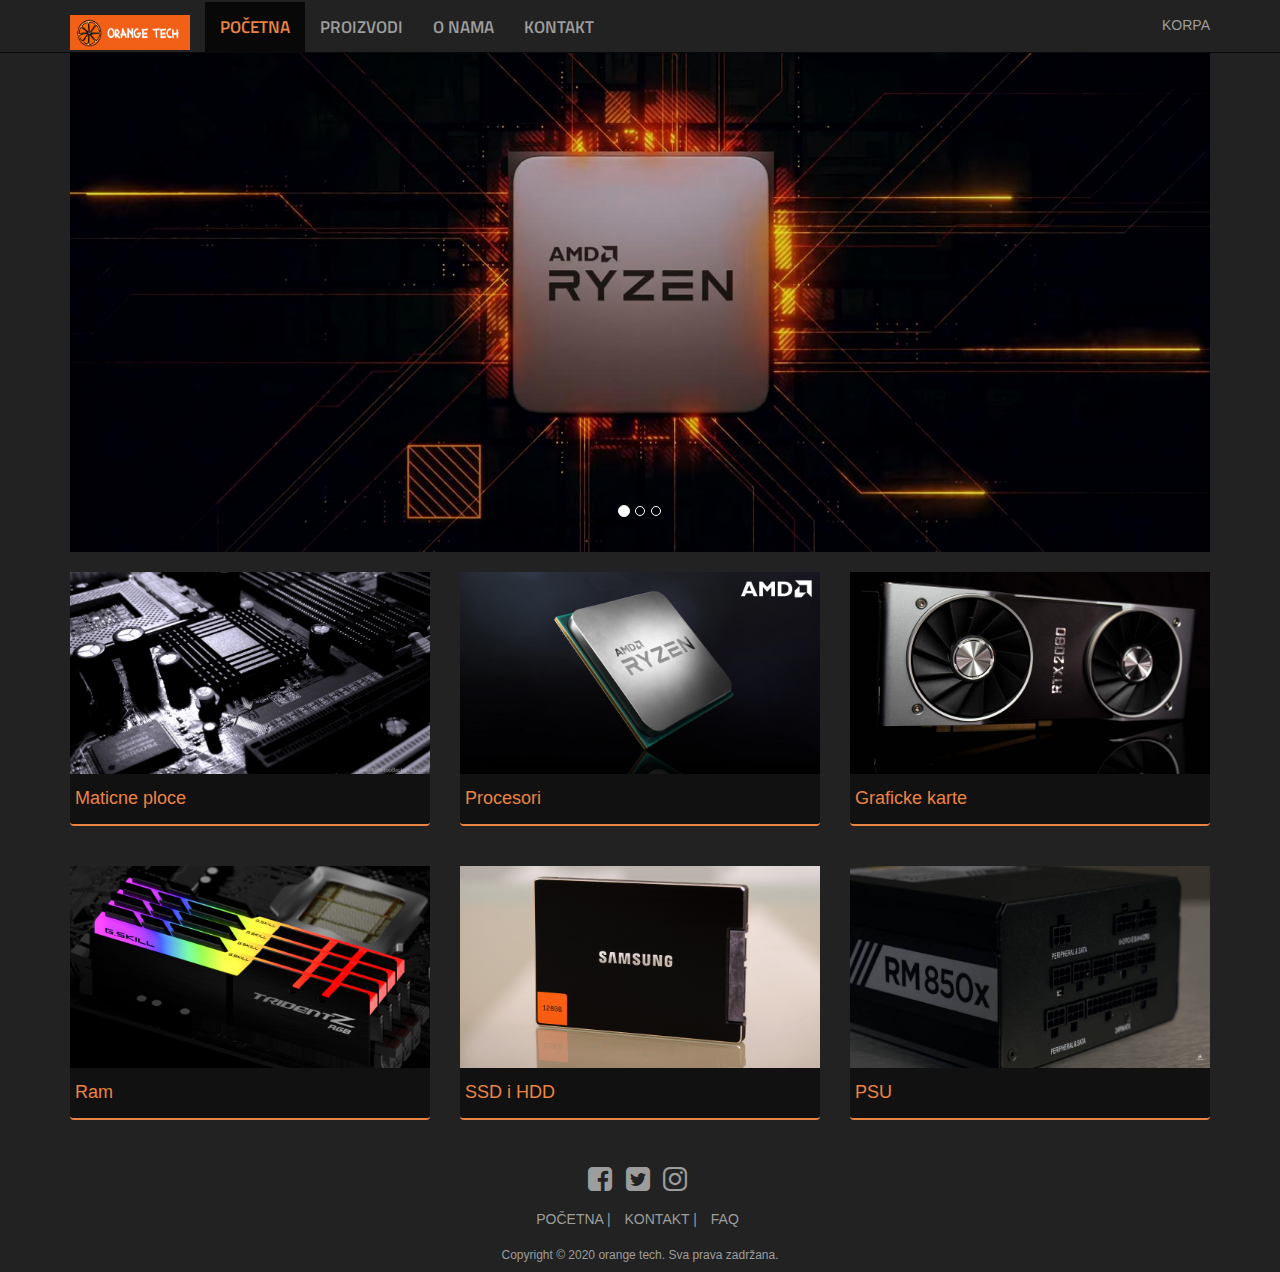
<file: index.html>
<!DOCTYPE html>
<html lang="en">
  <head>
    <meta charset="utf-8">
    <meta http-equiv="X-UA-Compatible" content="IE=edge">
    <meta name="viewport" content="width=device-width, initial-scale=1">
    
    <title>Orange Tech. | Početna strana</title>

    <!-- Bootstrap -->
    <link href="css/bootstrap.min.css" rel="stylesheet">
    <link href="css/styless.css" rel="stylesheet">
    <link href="https://fonts.googleapis.com/css?family=Titillium+Web" rel="stylesheet">
    <link rel="stylesheet" href="css/font-awesome.min.css">

    
    
    <style>
     .thumbnail{
     background-color: #111111;
     border-width: 0px 0px 2px 0px;
     border-color: #EB8442;
     padding: 0px; 
      margin-top: 20px;}
     h4{
      padding: 5px;
      color:#EB8442;
     }
     .dropdown-menu {
       color: #686666;
       background-color: #111111;
     }
     .dropdown-item{
       color: #686666;
     }
     .dropdown-item:hover {
      color: #EB8442;
     }
     .dropdown-item a {
       padding: 10px;
       margin: 10px;
     }
     .dropdown:hover>.dropdown-menu {
       display: block;
     }
   </style>
  </head>
  <body>
    <nav class="navbar navbar-inverse navbar-fixed-top"><!-- Pocetak navbara -->
      <div class="container"><!-- Konteiner za navbar -->
        <div class="navbar-header"><!-- Brand ide ovde -->
          <!-- Hamburger dugme -->
          <button type="button" class="navbar-toggle collapsed" 
            data-toggle="collapse" 
            data-target="#collapsemenu"><!-- -->
            <span class="icon-bar"></span>
            <span class="icon-bar"></span>
            <span class="icon-bar"></span>
          </button>
          <a href="index.html" class="navbar-brand">
            <!-- Logo -->
            <img src="slike/orange_logo.png" width="120px" height="35px" alt="Orange Logo">
          </a>
        </div><!-- Kraj diva za brend -->
        <!-- Pocetak diva za collapse -->
        <div class="collapse navbar-collapse" id="collapsemenu">

          <ul class="nav navbar-nav navbar-right">
            <li><a href="korpa.html">KORPA</a></li>
          </ul>
            <ul class="nav navbar-nav font" ><!-- Pocetak liste za navbar -->
              <li class="active"><a href="index.html">POČETNA</a></li>

              <!-- <li><a href="Proizvodi.html">PROIZVODI</a></li> -->
              <li class="nav-item dropdown">
                <a class="nav-link dropdown-toggle" href="#" id="navbarDropdown" role="button" data-toggle="dropdown" aria-haspopup="true" aria-expanded="false">
                  PROIZVODI
                </a>
                <div class="dropdown-menu" aria-labelledby="navbarDropdown">
                  <a class="dropdown-item" href="procesori2.html">PROCESORI</a><br>
                  <a class="dropdown-item" href="#">GRAFIČKE KARTE</a><br>
                  <a class="dropdown-item" href="#">MATIČNE PLOČE</a><br>
                  <a class="dropdown-item" href="#">RAM MEMORIJA</a><br>
                  <a class="dropdown-item" href="#">SSD I HDD</a><br>
                  <a class="dropdown-item" href="#">NAPAJANJA</a>
                </div>
              </li>

              <li><a href="O_nama.html">O NAMA</a></li>
              <li><a href="kontakt.html">KONTAKT</a></li>
          </ul><!-- Kraj liste -->
        </div><!-- Kraj div collapsa -->
      </div><!-- Kraj konteiner navbara -->
    </nav><!-- Kraj navbara -->
    <div class="container content"><!-- Pocetak glavnog konteinera -->

      <div class="row"><!-- Pocetak grida -->
          <div class="col-md-12">
              <div class="carousel slide" id="featured"><!-- Karosel -->
                <ol class="carousel-indicators">
                  <li data-target="#featured" data-slide-to="0" class="active"></li>
                  <li data-target="#featured" data-slide-to="1"></li>
                  <li data-target="#featured" data-slide-to="2"></li>
                </ol>
                <div class="carousel-inner"><!-- Karosel inner -->
                  <div class="item active">
                    <a href="#"><img src="slike/slider/slider1.jpg" alt="Procesor"></a>
                  </div>
                  <div class="item">
                    <a href="#"><img src="slike/slider/slider2.jpg" alt="Maticna"></a>
                  </div>
                  <div class="item">
                    <a href="#"><img src="slike/slider/slider3.jpg" alt="Graficka"></a>          
                  </div>
                </div><!-- Karosel inner -->
              </div><!-- Karosel -->
            </div><!-- col-md-12 -->
          </div><!-- row -->


              <div class="row">
                <div class="col-lg-4">
                  <div class="thumbnail">
                    <img class="img-responsive" src="slike/komponente/maticna.jpg" alt="Motherboard">
                    <a href="maticna.html"><h4>Maticne ploce</h4></a>
                  </div><!-- thumbnail -->
                </div><!-- col-md-4 -->
                <div class="col-lg-4">
                  <div class="thumbnail">
                    <img class="img-responsive" src="slike/komponente/procesor.jpg" alt="Processor">
                    <a href="procesori.html"><h4>Procesori</h4></a>
                  </div><!-- thumbnail -->
                </div><!-- col-md-4 -->
                <div class="col-lg-4">
                  <div class="thumbnail">
                    <img class="img-responsive" src="slike/komponente/graficka.jpg" alt="Graphics card">
                    <a href="graficka.html"><h4>Graficke karte</h4></a>
                  </div><!-- thumbnail -->
                </div><!-- col-md-4 -->
              </div>

              <div class="row">
                <div class="col-lg-4">
                  <div class="thumbnail">
                    <img class="img-responsive" src="slike/komponente/ram.jpg" alt="Ram">
                    <a href="ram.html"><h4>Ram</h4></a>
                  </div><!-- thumbnail -->
                </div><!-- col-md-4 -->
                <div class="col-lg-4">
                  <div class="thumbnail">
                    <img class="img-responsive" src="slike/komponente/ssd.jpg" alt="SSD and HDD">
                    <a href="ssd.html"><h4>SSD i HDD</h4></a>
                  </div><!-- thumbnail -->
                </div><!-- col-md-4 -->
              <div class="col-lg-4">
                <div class="thumbnail">
                  <img class="img-responsive" src="slike/komponente/psu.jpg" alt="PSU">
                  <a href="psu.html"><h4>PSU</h4></a>
                </div><!-- thumbnail -->
              </div><!-- col-md-4 -->      
            </div>

          <footer><!-- Footer -->
        <div class="col-md-2 col-md-offset-5  col-sm-4 col-sm-offset-4 col-xs-6 col-xs-offset-3 "><!-- div -->
          <ul class="list-inline footer-social-icons">
            <li>
              <a href="#" target="_blank">
                 <i class="fa fa-facebook-square fa-2x"></i>
              </a>
            </li>
            <li class="center-block">
              <a href="#" target="_blank">
                <i class="fa fa-twitter-square fa-2x"></i>
              </a>
            </li>
            <li>
              <a href="#" target="_blank">
                <i class="fa fa-instagram fa-2x"></i>
              </a>
            </li>
          </ul>
        </div><!-- div kraj -->


        <div class="col-md-offset-4 col-md-4  col-sm-12  col-xs-12 ">
          <ul class="list-inline">
            <li><a href="index.html">POČETNA </a>|</li>
            <li><a href="kontakt.html">KONTAKT </a>|</li>
            <li><a href="FAQ.html">FAQ </a></li>
          </ul>
        </div>

        <div class="col-md-offset-4 col-md-4 centered col-sm-offset-3 col-sm-6 col-xs-10" ><!--  div2  -->
          <h6 style="color: #9d9d9d; text-align: center;">Copyright © 2020 orange tech. Sva prava zadržana.</h6>
        </div><!--  div2 kraj -->
      </footer><!-- Footer kraj -->
    </div><!-- Kraj glavnog konteinera -->


    <!-- jQuery (necessary for Bootstrap's JavaScript plugins) -->
    <script src="https://ajax.googleapis.com/ajax/libs/jquery/1.12.4/jquery.min.js"></script>
    <script src="js/bootstrap.min.js"></script>
    <script src="js/script.js"></script>
  </body>
</html>
</file>
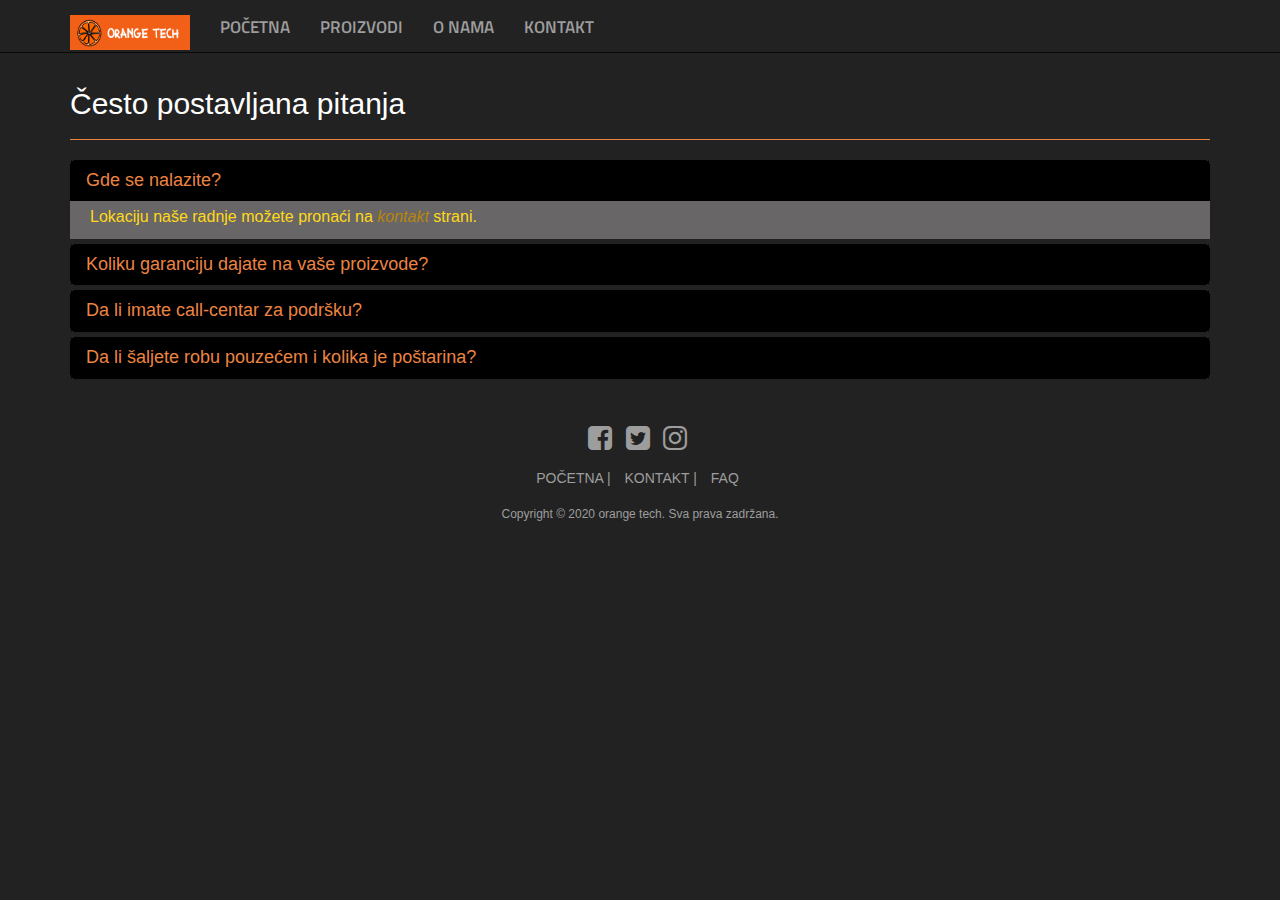
<file: FAQ.html>
<!DOCTYPE html>
<html lang="sr">
  <head>
    <meta charset="utf-8">
    <meta http-equiv="X-UA-Compatible" content="IE=edge">
    <meta name="viewport" content="width=device-width, initial-scale=1">
    <title>Orange Tech. | FAQ</title>

    <!-- Bootstrap -->
    <link href="css/bootstrap.min.css" rel="stylesheet">
    <link href="css/styless.css" rel="stylesheet">
    <link href="https://fonts.googleapis.com/css?family=Titillium+Web" rel="stylesheet">
    <link rel="stylesheet" href="css/font-awesome.min.css">

  </head>
  <body>
    <nav class="navbar navbar-inverse navbar-fixed-top"><!-- Pocetak navbara -->
      <div class="container"><!-- Konteiner za navbar -->
        <div class="navbar-header"><!-- Brand ide ovde -->
          <!-- Hamburger dugme -->
          <button type="button" class="navbar-toggle collapsed" 
            data-toggle="collapse" 
            data-target="#collapsemenu">
            <span class="icon-bar"></span>
            <span class="icon-bar"></span>
            <span class="icon-bar"></span>
          </button>
          <a href="index.html" class="navbar-brand">
            <!-- Logo -->
            <img src="slike/orange_logo.png" width="120px" height="35px" alt="Orange Logo">
          </a>
        </div><!-- Kraj diva za brend -->
        <!-- Pocetak diva za collapse -->
        <div class="collapse navbar-collapse" id="collapsemenu">
            <ul class="nav navbar-nav font" ><!-- Pocetak liste za navbar -->
              <li><a href="index.html">POČETNA</a></li>
              <!-- <li><a href="Proizvodi.html">PROIZVODI</a></li> -->
              <li class="nav-item dropdown">
                <a class="nav-link dropdown-toggle" href="#" id="navbarDropdown" role="button" data-toggle="dropdown" aria-haspopup="true" aria-expanded="false">
                  PROIZVODI
                </a>
                <div class="dropdown-menu" aria-labelledby="navbarDropdown">
                  <a class="dropdown-item" href="procesori2.html">PROCESORI</a><br>
                  <a class="dropdown-item" href="#">GRAFIČKE KARTE</a><br>
                  <a class="dropdown-item" href="#">MATIČNE PLOČE</a><br>
                  <a class="dropdown-item" href="#">RAM MEMORIJA</a><br>
                  <a class="dropdown-item" href="#">SSD I HDD</a><br>
                  <a class="dropdown-item" href="#">NAPAJANJA</a>
                </div>
              </li>
              <li><a href="O_nama.html">O NAMA</a></li>
              <li><a href="kontakt.html">KONTAKT</a></li>
          </ul><!-- Kraj liste -->
        </div><!-- Kraj div collapsa -->
      </div><!-- Kraj konteiner navbara -->
    </nav><!-- Kraj navbara -->
    <div class="container content"><!-- Pocetak glavnog konteinera -->
      <div class="row">
        <div class="col-md-12">
          <div class="page-header">
            <h2>Često postavljana pitanja</h2>
          </div>
          <div class="panel-group" id="accordion" role="tablist" aria-multiselectable="true">
            <div class="panel panel-default">
              <div class="panel-heading" role="tab" id="headingOne">
                <h4 class="panel-title">
                  <a style="color: #EB8442;" role="button" data-toggle="collapse" data-parent="#accordion" href="#collapseOne" aria-expanded="true" aria-controls="collapseOne">
                     Gde se nalazite?
                  </a>
                </h4>
              </div>
              <div id="collapseOne" class="panel-collapse collapse in" role="tabpanel" aria-labelledby="headingOne">
                <div class="panel-body">
                  <p style="color: #FFD919;">Lokaciju naše radnje možete pronaći na <a style="color: darkgoldenrod" href="kontakt.html"><i>kontakt</i></a> strani.</p>
                </div><!-- panel-body -->
              </div><!-- panel-collapse collapse in -->
            </div><!-- panel panel-default -->
            <div class="panel panel-default">
              <div class="panel-heading" role="tab" id="headingTwo">
                <h4 class="panel-title">
                  <a style="color: #EB8442;" class="collapsed" role="button" data-toggle="collapse" data-parent="#accordion" href="#collapseTwo" aria-expanded="false" aria-controls="collapseTwo">
                    Koliku garanciju dajate na vaše proizvode?
                  </a>
                </h4>
              </div>
              <div id="collapseTwo" class="panel-collapse collapse" role="tabpanel" aria-labelledby="headingTwo">
                <div class="panel-body">
                  <p style="color: #FFD919;">Dajemo 2 godine garancije na naše proizvode.</p>
                </div><!-- panel-body -->
              </div><!-- panel-collapse collapse -->
            </div><!-- panel panel-default -->
            <div class="panel panel-default">
              <div class="panel-heading" role="tab" id="headingThree">
                <h4 class="panel-title">
                  <a style="color: #EB8442;" class="collapsed" role="button" data-toggle="collapse" data-parent="#accordion" href="#collapseThree" aria-expanded="false" aria-controls="collapseThree">
                    Da li imate call-centar za podršku?
                  </a>
                </h4>
              </div><!-- panel-heading -->
              <div id="collapseThree" class="panel-collapse collapse" role="tabpanel" aria-labelledby="headingThree">
                <div class="panel-body">
                  <p style="color: #FFD919;">Da, kol-centar radi svakog dana od 8h do 20h, a broj telefona call-centra možete naći na <a style="color: darkgoldenrod;" href="kontakt.html"><i>kontakt</i></a> strani.</p>
                </div><!-- panel-body -->
              </div><!--panel-collapse collapse -->
            </div><!-- panel panel-default -->
            <div class="panel panel-default">
              <div class="panel-heading" role="tab" id="headingFour">
                <h4 class="panel-title">
                  <a style="color: #EB8442;" class="collapsed" role="button" data-toggle="collapse" data-parent="#accordion" href="#collapseFour" aria-expanded="false" aria-controls="collapseFour">
                    Da li šaljete robu pouzećem i kolika je poštarina?
                  </a>
                </h4>
              </div><!-- panel-heading -->
              <div id="collapseFour" class="panel-collapse collapse" role="tabpanel" aria-labelledby="headingFour">
                <div class="panel-body">
                  <p style="color: #FFD919;">Da, poštarina zavisi od težine paketa, a ukoliko kupite proizvode u vrednosti većoj od 100€, poštarina je besplatna.</p>
                </div><!-- panel-body -->
              </div><!--panel-collapse collapse -->
            </div><!-- panel panel-default -->
            
          </div><!-- Kraj akordijana -->
        </div><!-- col-md-12 -->
      </div><!-- row -->
      <footer><!-- Footer -->
        <div class="col-md-2 col-md-offset-5  col-sm-4 col-sm-offset-4 col-xs-6 col-xs-offset-3 "><!-- div -->
          <ul class="list-inline footer-social-icons">
            <li>
              <a href="#" target="_blank">
                 <i class="fa fa-facebook-square fa-2x"></i>
              </a>
            </li>
            <li class="center-block">
              <a href="#" target="_blank">
                <i class="fa fa-twitter-square fa-2x"></i>
              </a>
            </li>
            <li>
              <a href="#" target="_blank">
                <i class="fa fa-instagram fa-2x"></i>
              </a>
            </li>
          </ul>
        </div><!--  div kraj -->
        
        <div class="col-md-offset-4 col-md-4  col-sm-12  col-xs-12 ">
          <ul class="list-inline">
            <li><a href="index.html">POČETNA </a>|</li>
            <li><a href="kontakt.html">KONTAKT </a>|</li>
            <li><a href="FAQ.html">FAQ </a></li>
          </ul>
        </div>
        <div class="col-md-offset-4 col-md-4 centered col-sm-offset-3 col-sm-6 col-xs-10 col-xs-offset-1" ><!--  div3  -->
          <h6 style="color: #9d9d9d; text-align: center;">Copyright © 2020 orange tech. Sva prava zadržana.</h6>
        </div><!--  div3 kraj -->
      </footer><!-- Footer kraj -->
    </div><!-- Kraj glavnog konteinera -->
    <!-- jQuery (necessary for Bootstrap's JavaScript plugins) -->
    <script src="https://ajax.googleapis.com/ajax/libs/jquery/1.12.4/jquery.min.js"></script>
    <script src="js/bootstrap.min.js"></script>
    <script src="js/script.js"></script>
  </body>
</html>
</file>
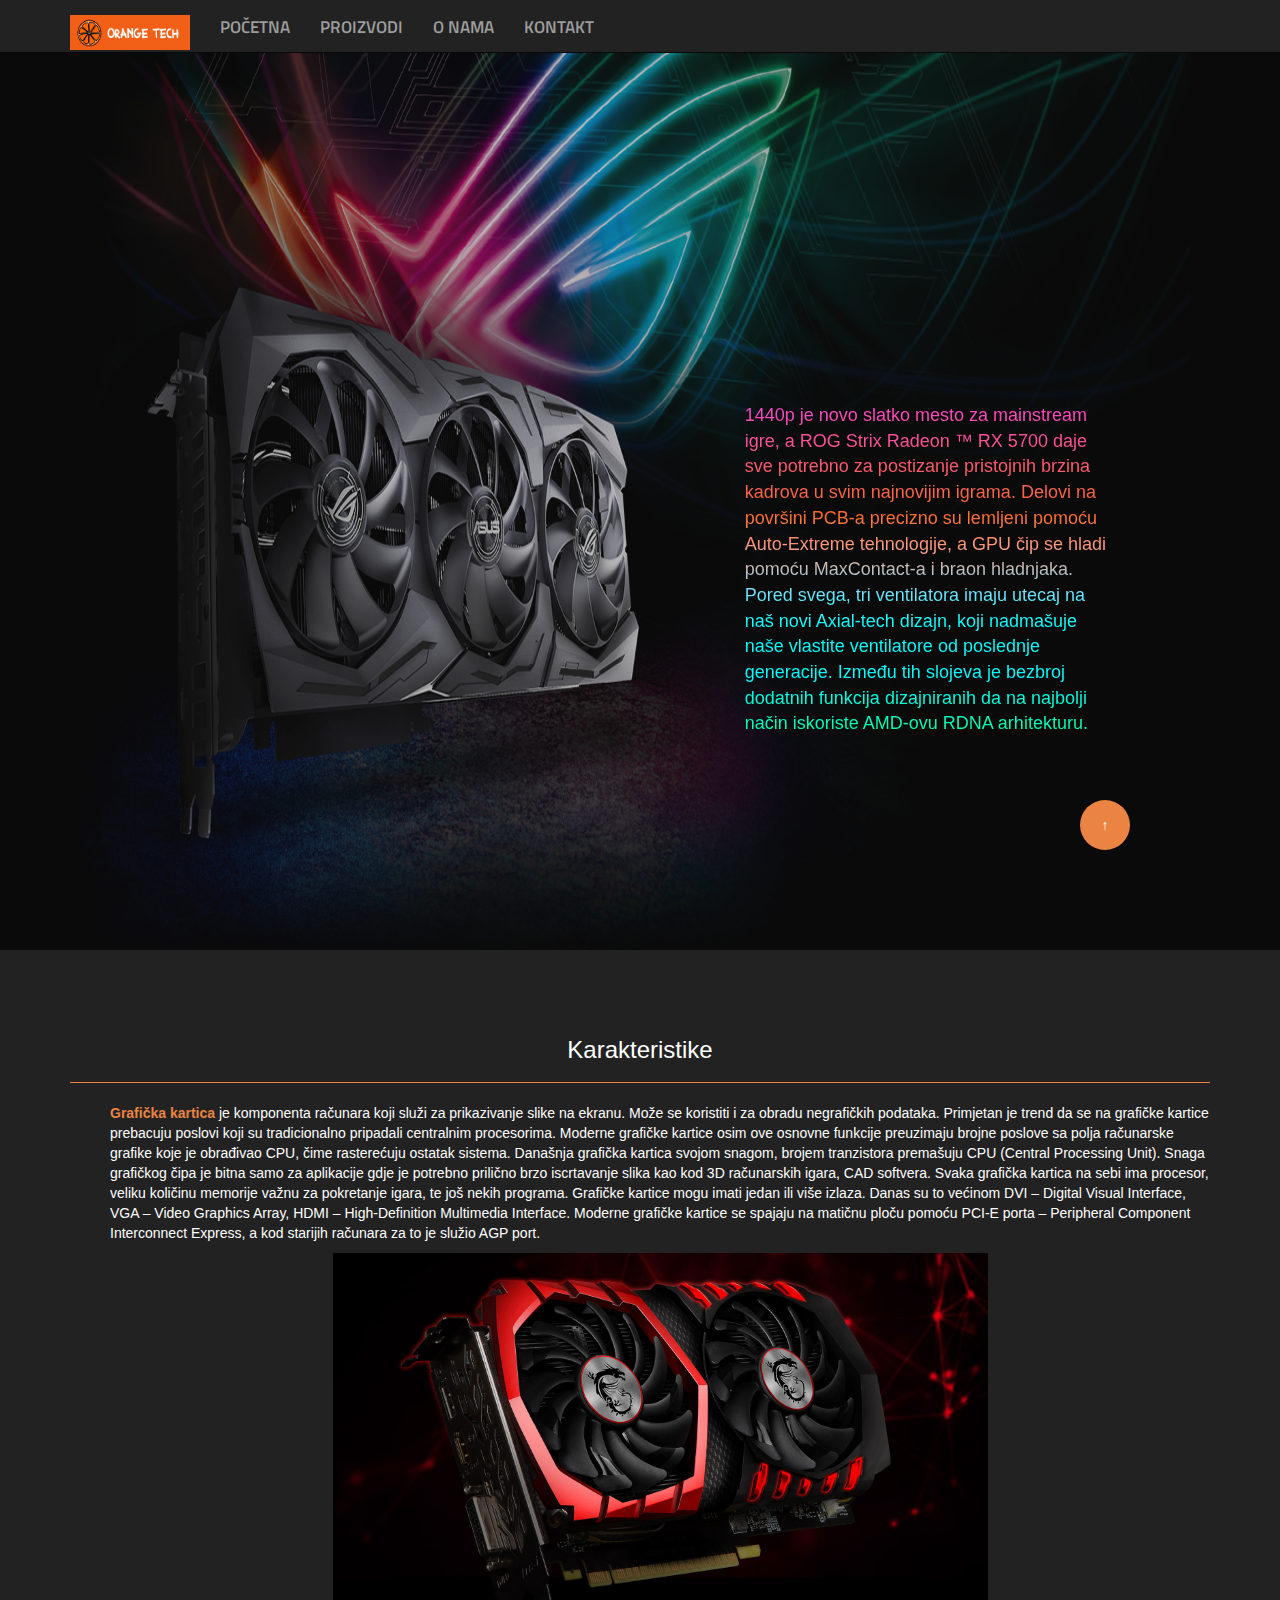
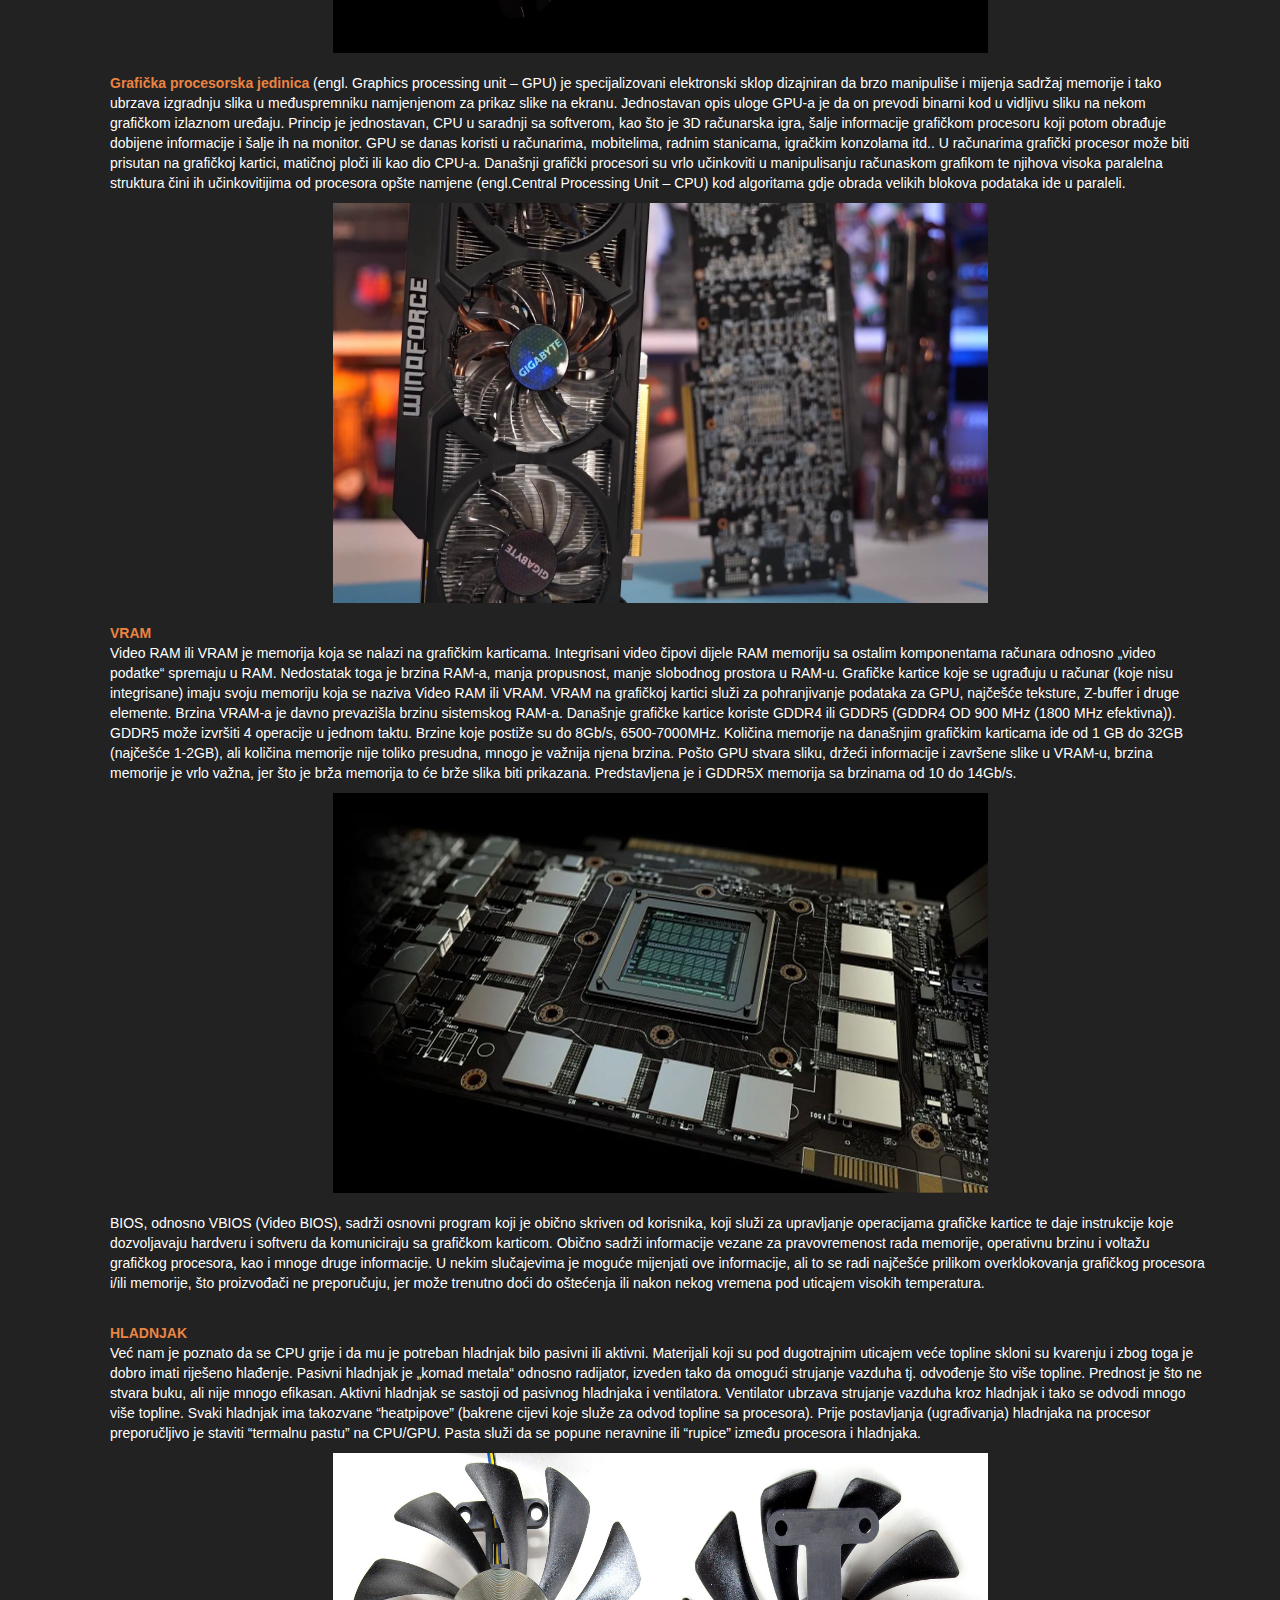
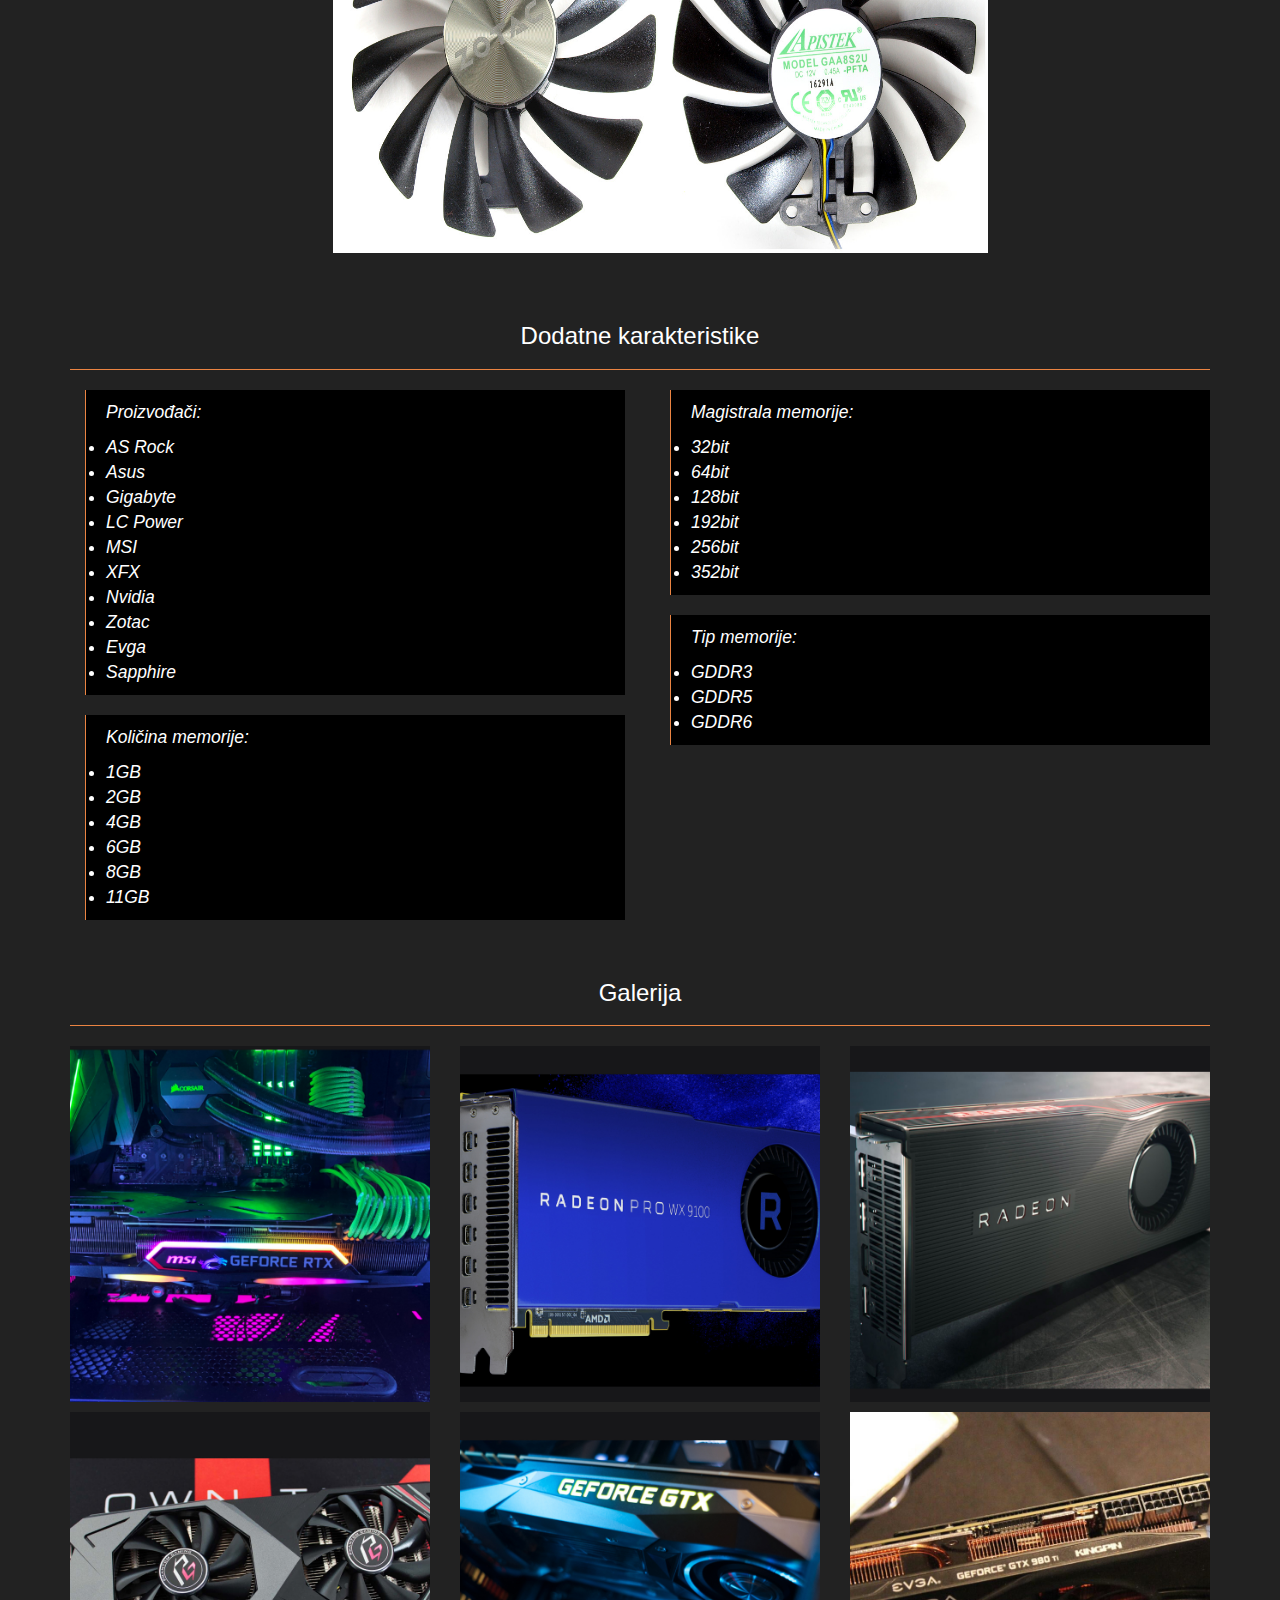
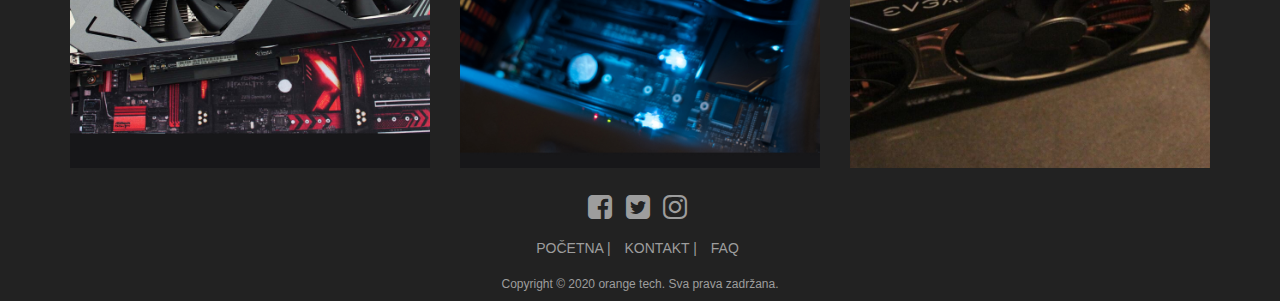
<file: graficka.html>
<!DOCTYPE html>
<html lang="sr">
  <head>
    <meta charset="utf-8">
    <meta http-equiv="X-UA-Compatible" content="IE=edge">
    <meta name="viewport" content="width=device-width, initial-scale=1">
    <title>Orange Tech. | Grafičke karte</title>

    <!-- Bootstrap -->
    <link href="css/bootstrap.min.css" rel="stylesheet">
    <link href="css/styless.css" rel="stylesheet">
    <link href="https://fonts.googleapis.com/css?family=Titillium+Web" rel="stylesheet">
    <link rel="stylesheet" href="css/font-awesome.min.css">

    <style>
     .thumbnail{
     background-color: #111111;
     border-width: 0px 0px 2px 0px;
     border-color: #EB8442;
     padding: 0px; }
     h4{
      padding: 5px;
      color:#EB8442;
     }
    .center_image {
    width: 655px;
    height: 400px;
    margin: 0 auto;
}
  .primer1 {  
    /* display: block;
    width: 100vw;
    height: 100vh;
    object-fit: cover; */
    width: 100%;
    height: 950px;
    background-size: 100% 100%;
    opacity: 0.7;
}
.tekst1 {
  position: absolute;
  top: 60%;
  left: 72%;
  transform: translate(-50%, -50%);
  background: -webkit-linear-gradient(#b82e8a,#ff471a, #00b8e6, #00b36b);
  -webkit-background-clip: text;
  -webkit-text-fill-color: transparent;
  -webkit-filter:brightness(1.5);
  font-size: 18px;
  
}
#skrol{
      position: fixed;
      right: 150px;
      bottom: 50px;
      width: 50px;
      height: 50px;
      border-radius: 50%;
      background-color: #EB8442;
      outline: none;
      color: white;
      border: none;
    }
    </style>
</head>
<body>
    <div class="row">
        <div class="col-lg-12">
    <img class="primer1 responsive" src="slike/graficka/velikasl.png" alt="Graficka cover"/>
    <div class="tekst1">1440p je novo slatko mesto za mainstream igre, a ROG Strix Radeon ™ RX 5700 daje sve potrebno za postizanje 
        pristojnih brzina kadrova u svim najnovijim igrama. Delovi na površini PCB-a precizno su lemljeni pomoću Auto-Extreme tehnologije, 
        a GPU čip se hladi pomoću MaxContact-a i braon hladnjaka. Pored svega, tri ventilatora imaju utecaj na naš novi Axial-tech dizajn, koji nadmašuje naše vlastite 
        ventilatore od poslednje generacije. Između tih slojeva je bezbroj dodatnih funkcija dizajniranih da na najbolji način iskoriste AMD-ovu RDNA arhitekturu.</div>
      </div>  
    </div>

    <nav class="navbar navbar-inverse navbar-fixed-top"><!-- Pocetak navbara -->
      <div class="container"><!-- Konteiner za navbar -->
        <div class="navbar-header"><!-- Brand ide ovde -->
          <!-- Hamburger dugme -->
          <button type="button" class="navbar-toggle collapsed" 
            data-toggle="collapse" 
            data-target="#collapsemenu"><!-- Komponenta javaskripte koja se veze za id navbara -->
            <span class="icon-bar"></span>
            <span class="icon-bar"></span>
            <span class="icon-bar"></span>
          </button>
          <a href="index.html" class="navbar-brand">
            <!-- Logo -->
            <img src="slike/orange_logo.png" width="120px" height="35px" alt="Orange Logo">
            
          </a>
        </div><!-- Kraj diva za brend -->
        <!-- Pocetak diva za collapse -->
        <div class="collapse navbar-collapse" id="collapsemenu">
            <ul class="nav navbar-nav font" ><!-- Pocetak liste za navbar -->
              <li><a href="index.html">POČETNA</a></li>
              <!-- <li><a href="Proizvodi.html">PROIZVODI</a></li> -->
              <li class="nav-item dropdown">
                <a class="nav-link dropdown-toggle" href="#" id="navbarDropdown" role="button" data-toggle="dropdown" aria-haspopup="true" aria-expanded="false">
                  PROIZVODI
                </a>
                <div class="dropdown-menu" aria-labelledby="navbarDropdown">
                  <a class="dropdown-item" href="procesori2.html">PROCESORI</a><br>
                  <a class="dropdown-item" href="#">GRAFIČKE KARTE</a><br>
                  <a class="dropdown-item" href="#">MATIČNE PLOČE</a><br>
                  <a class="dropdown-item" href="#">RAM MEMORIJA</a><br>
                  <a class="dropdown-item" href="#">SSD I HDD</a><br>
                  <a class="dropdown-item" href="#">NAPAJANJA</a>
                </div>
              </li>
              <li><a href="O_nama.html">O NAMA</a></li>
              <li><a href="kontakt.html">KONTAKT</a></li>
          </ul><!-- Kraj liste -->
        </div><!-- Kraj div collapsa -->
      </div><!-- Kraj konteiner navbara -->
    </nav><!-- Kraj navbara -->
    <div class="container content"><!-- Pocetak glavnog konteinera -->
      
      <div class="row">
        <div class="col-md-12">
          <div class="page-header">
            <h3 style="text-align: center;">Karakteristike</h3>
          </div><!-- page-header -->
          <ul id="karakteristike">
            <p><b style="color: #EB8442;">Grafička kartica</b> je komponenta računara koji služi za prikazivanje slike na ekranu. Može se koristiti i za obradu negrafičkih podataka. Primjetan je trend da se na 
                grafičke kartice prebacuju poslovi koji su tradicionalno pripadali centralnim procesorima. Moderne grafičke kartice osim ove osnovne funkcije preuzimaju brojne 
                poslove sa polja računarske grafike koje je obrađivao CPU, čime rasterećuju ostatak sistema. Današnja grafička kartica svojom snagom, brojem tranzistora 
                premašuju CPU (Central Processing Unit).
                Snaga grafičkog čipa je bitna samo za aplikacije gdje je potrebno prilično brzo iscrtavanje slika kao kod 3D računarskih igara, CAD softvera. 
                Svaka grafička kartica na sebi ima procesor, veliku količinu memorije važnu za pokretanje igara, te još nekih programa. Grafičke kartice mogu imati jedan 
                ili više izlaza. Danas su to većinom DVI – Digital Visual Interface, VGA – Video Graphics Array, HDMI – High-Definition Multimedia Interface.
                Moderne grafičke kartice se spajaju na matičnu ploču pomoću  PCI-E porta – Peripheral Component Interconnect Express, a kod starijih računara za to je služio AGP port.  
                </p>
                  <img class="img-responsive center_image" src="slike/graficka/slika1.jpg" alt="Grafička karta 1"> <br>
                <p><b style="color: #EB8442;">Grafička procesorska jedinica</b> (engl. Graphics processing unit – GPU) je specijalizovani elektronski sklop dizajniran da brzo manipuliše i 
                    mijenja sadržaj memorije i tako ubrzava izgradnju slika u međuspremniku namjenjenom za prikaz slike na ekranu. Jednostavan opis uloge GPU-a je da on prevodi
                     binarni kod u vidljivu sliku na nekom grafičkom izlaznom uređaju. Princip je jednostavan, CPU u saradnji sa softverom, kao što je 3D računarska igra,
                      šalje informacije grafičkom procesoru koji potom obrađuje dobijene informacije i šalje ih na monitor. GPU se danas koristi u računarima, mobitelima, 
                      radnim stanicama, igračkim konzolama itd.. U računarima grafički procesor može biti prisutan na grafičkoj kartici, matičnoj ploči ili kao dio CPU-a. 
                      Današnji grafički procesori su vrlo učinkoviti u manipulisanju računaskom grafikom te njihova visoka paralelna struktura čini ih učinkovitijima od 
                      procesora opšte namjene (engl.Central Processing Unit – CPU) kod algoritama gdje obrada velikih blokova podataka ide u paraleli.
                    </p>
                    <img class="img-responsive center_image" src="slike/graficka/slika2.jpg" alt="Grafička karta 2"> <br>
                    <p><b style="color: #EB8442;">VRAM</b> <br>
                        Video RAM ili VRAM je memorija koja se nalazi na grafičkim karticama. 
                        Integrisani video čipovi dijele RAM memoriju sa ostalim komponentama računara odnosno „video podatke“ spremaju u RAM. 
                        Nedostatak toga je brzina RAM-a, manja propusnost, manje slobodnog prostora u RAM-u. Grafičke kartice koje se ugrađuju
                         u računar (koje nisu integrisane) imaju svoju memoriju koja se naziva Video RAM ili VRAM. VRAM na grafičkoj kartici služi za pohranjivanje podataka za GPU,
                          najčešće teksture, Z-buffer i druge elemente. Brzina VRAM-a je davno prevazišla brzinu sistemskog RAM-a. 
                          Današnje grafičke kartice koriste GDDR4 ili GDDR5 (GDDR4 OD 900 MHz (1800 MHz efektivna)). GDDR5 može izvršiti 4 operacije u jednom taktu. 
                          Brzine koje postiže su do 8Gb/s, 6500-7000MHz. Količina memorije na današnjim grafičkim karticama ide od 1 GB do 32GB (najčešće 1-2GB),
                           ali količina memorije nije toliko presudna, mnogo je važnija njena brzina. Pošto GPU stvara sliku, držeći informacije i završene slike u VRAM-u, 
                           brzina memorije je vrlo važna, jer što je brža memorija to će brže slika biti prikazana. Predstavljena je i GDDR5X memorija sa brzinama od 10 do 14Gb/s.
                        
                        </p>
                        <img class="img-responsive center_image" src="slike/graficka/slika3.jpg" alt="Grafička karta 3"> <br>
                        <p>BIOS, odnosno VBIOS (Video BIOS), sadrži osnovni program koji je obično skriven od korisnika, koji služi za upravljanje operacijama grafičke kartice
                             te daje instrukcije koje dozvoljavaju hardveru i softveru da komuniciraju sa grafičkom karticom. Obično sadrži informacije vezane za pravovremenost 
                             rada memorije, operativnu brzinu i voltažu grafičkog procesora, kao i mnoge druge informacije. U nekim slučajevima je moguće mijenjati ove informacije,
                              ali to se radi najčešće prilikom overklokovanja grafičkog procesora i/ili memorije, što proizvođači ne preporučuju, jer može trenutno doći do oštećenja
                               ili nakon nekog vremena pod uticajem visokih temperatura.</p> <br>

                            <p><b style="color: #EB8442;">HLADNJAK</b> <br>
                                Već nam je poznato da se CPU grije i da mu je potreban hladnjak bilo pasivni ili aktivni. Materijali koji su pod dugotrajnim uticajem 
                                veće topline skloni su kvarenju i zbog toga je dobro imati riješeno hlađenje. Pasivni hladnjak je „komad metala“ odnosno radijator, 
                                izveden tako da omogući strujanje vazduha tj. odvođenje što više topline. Prednost je što ne stvara buku, ali nije mnogo efikasan. 
                                Aktivni hladnjak se sastoji od pasivnog hladnjaka i ventilatora. Ventilator ubrzava strujanje vazduha kroz hladnjak
                                 i tako se odvodi mnogo više topline. Svaki hladnjak ima takozvane “heatpipove” (bakrene cijevi koje služe za odvod topline sa procesora). 
                                 Prije postavljanja (ugrađivanja) hladnjaka na procesor preporučljivo je staviti “termalnu pastu” na CPU/GPU. Pasta služi da se 
                                 popune neravnine ili “rupice” između procesora i hladnjaka.
                                
                                </p>

                               <img class="img-responsive center_image" src="slike/graficka/slika4.jpg" alt="Grafička karta 4"> <br> 
                  
          </ul>
        </div><!-- col-md-6 -->
      </div><!-- row -->

      <div class="row"> <!--header za dodatne karakteristike-->
        <div class="col-md-12">
          <div class="page-header">
            <h3 style="text-align: center;">Dodatne karakteristike</h3>
          </div>
        </div>
      </div>

      <div class="row">
        <div class="col-md-6"> <!-- leva strana karakteristika-->
          <blockquote>
            <p class="contenteditable"><!-- contenteditable klasa za oblikovanje teksta -->
             Proizvođači:
              <li>AS Rock</li>
              <li>Asus</li>
              <li>Gigabyte</li>
              <li>LC Power</li>
              <li>MSI</li>
              <li>XFX</li>
              <li>Nvidia</li>
              <li>Zotac</li>
              <li>Evga</li>
              <li>Sapphire</li>
              
            </p>
            </blockquote>
            <blockquote>
              <p class="contenteditable"><!-- contenteditable klasa za oblikovanje teksta -->
              Količina memorije:
              <li>1GB</li>
              <li>2GB</li>
              <li>4GB</li>
              <li>6GB</li>
              <li>8GB</li>
              <li>11GB</li>
              
              </p>
            </blockquote>

            
        </div><!-- col-md-6 -->

        <div class="col-md-6"> <!--desna strana karakteristika-->
            <blockquote>
              <p class="contenteditable"><!-- contenteditable klasa za oblikovanje teksta -->
               Magistrala memorije:
                <li>32bit</li>
                <li>64bit</li>
                <li>128bit</li>
                <li>192bit</li>
                <li>256bit</li>
                <li>352bit</li>
                
              </p>
              </blockquote>
          <blockquote>
            <p class="contenteditable"><!-- contenteditable klasa za oblikovanje teksta -->
             Tip memorije:
              <li>GDDR3</li>
              <li>GDDR5</li>
              <li>GDDR6</li>
            </p>
            </blockquote>
          
        </div><!-- col-md-6 -->
      </div><!-- row -->


      <div class="row">
        <div class="col-md-12">
          <div class="page-header">
            <h3 style="text-align: center;">Galerija</h3>
          </div><!-- page-header -->
          <div class="row">
             <div class="col-md-4">
               <img class="img-responsive zoom_05" src="slike/graficka/gpu1.jpg" alt="Grafička karta 5" data-zoom-image="slike/graficka/gpu1.jpg"/>
             </div><!-- col-md-4  -->
              <div class="col-md-4">
                <img class="img-responsive zoom_05" src="slike/graficka/gpu2.jpg" alt="Grafička karta 6" data-zoom-image="slike/graficka/gpu2.jpg"/>
              </div><!-- col-md-4  -->
              <div class="col-md-4">
                <img class="img-responsive zoom_05" src="slike/graficka/gpu3.jpg" alt="Grafička karta 7" data-zoom-image="slike/graficka/gpu3.jpg"/>
              </div><!-- col-md-4  -->  
          </div><!-- row -->
          <div class="row" style="margin-top: 10px;">
            <div class="col-md-4">
               <img class="img-responsive zoom_05" src="slike/graficka/gpu4.jpg" alt="Grafička karta 8" data-zoom-image="slike/graficka/gpu4.jpg"/>
             </div><!-- col-md-4  -->
             <div class="col-md-4">
               <img class="img-responsive zoom_05" src="slike/graficka/gpu5.jpg" alt="Grafička karta 9" data-zoom-image="slike/graficka/gpu5.jpg"/>
             </div><!-- col-md-4  -->
             <div class="col-md-4">
               <img class="img-responsive zoom_05" src="slike/graficka/gpu6.jpg" alt="Grafička karta 10" data-zoom-image="slike/graficka/gpu6.jpg"/>
             </div><!-- col-md-4  -->
          </div><!-- row -->
        </div><!-- "col-md-12" -->
      </div><!-- row -->
      
      <button id="skrol">
        <i>&#8593;</i>
      </button>
      
        <footer><!-- Footer -->
        <div class="col-md-2 col-md-offset-5  col-sm-4 col-sm-offset-4 col-xs-6 col-xs-offset-3 "><!-- Cenetralizovan div -->
          <ul class="list-inline footer-social-icons">
            <li>
              <a href="#" target="_blank">
                 <i class="fa fa-facebook-square fa-2x"></i>
              </a>
            </li>
            <li class="center-block">
              <a href="#" target="_blank">
                <i class="fa fa-twitter-square fa-2x"></i>
              </a>
            </li>
            <li>
              <a href="#" target="_blank">
                <i class="fa fa-instagram fa-2x"></i>
              </a>
            </li>
          </ul>
        </div><!-- Cenetralizovan div kraj -->
        <div class="col-md-offset-4 col-md-4 col-sm-offset-3 col-sm-6  col-xs-10 col-xs-offset-1 col-lg-offset-4 col-lg-4"><!-- Cenetralizovan div2 -->
        </div><!-- Cenetralizovan div2 kraj -->
        <div class="col-md-offset-4 col-md-4  col-sm-12  col-xs-12 ">
          <ul class="list-inline">
            <li><a href="index.html">POČETNA </a>|</li>
            <li><a href="kontakt.html">KONTAKT </a>|</li>
            <li><a href="FAQ.html">FAQ </a></li>
          </ul>
        </div>
        <div class="col-md-offset-4 col-md-4 centered col-sm-offset-3 col-sm-6 col-xs-10 col-xs-offset-1" ><!-- Cenetralizovan div3  -->
          <h6 style="color: #9d9d9d; text-align: center;">Copyright © 2020 orange tech. Sva prava zadržana.</h6>
        </div><!-- Cenetralizovan div3 kraj -->
      </footer><!-- Footer kraj -->
    </div><!-- Kraj glavnog konteinera -->
    <!-- jQuery (necessary for Bootstrap's JavaScript plugins) -->
    <script src="https://ajax.googleapis.com/ajax/libs/jquery/1.12.4/jquery.min.js"></script>
    <!-- Include all compiled plugins (below), or include individual files as needed -->
    <script src="js/bootstrap.min.js"></script>
    <script src="js/script.js"></script>
    <script src="js/jquery.elevatezoom.js"></script>
    
    <!-- skripta za zoom od elevata -->
    <script>
          $('.zoom_05').elevateZoom({zoomType: "inner",cursor: "crosshair", zoomWindowFadeIn: 500,zoomWindowFadeOut: 750}); 
    </script>
    <script>
      $(document).ready(function(){
          $('[data-toggle="tooltip"]').tooltip(); 
      });
    </script>
    <script src="korpa.js"></script>
  </body>
</html>
</file>
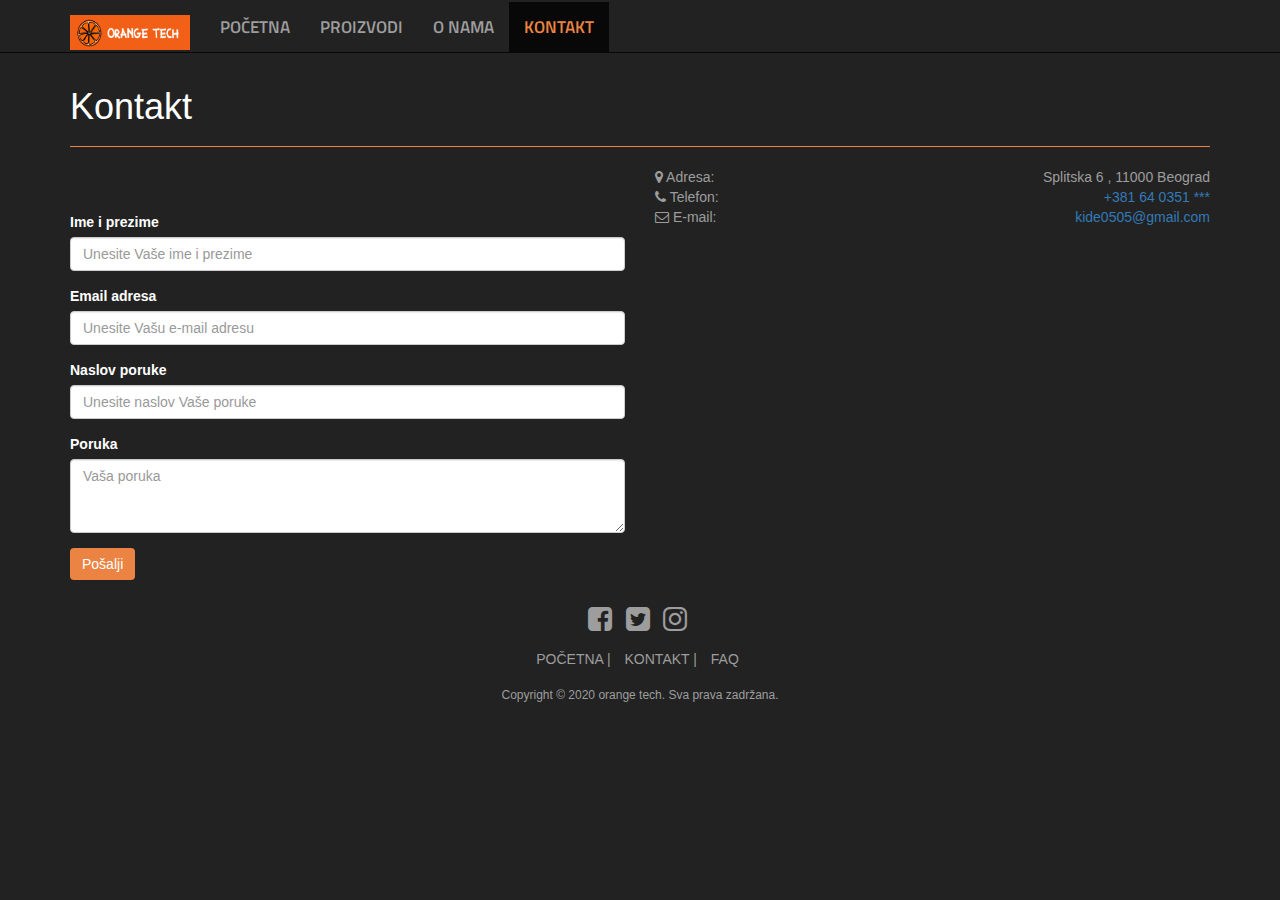
<file: kontakt.html>
<!DOCTYPE html>
<html lang="sr">
  <head>
    <meta charset="utf-8">
    <meta http-equiv="X-UA-Compatible" content="IE=edge">
    <meta name="viewport" content="width=device-width, initial-scale=1">
    <title>Orange Tech. | Kontakt</title>

    <!-- Bootstrap -->
    <link href="css/bootstrap.min.css" rel="stylesheet">
    <link href="css/styless.css" rel="stylesheet">
    <link href="https://fonts.googleapis.com/css?family=Titillium+Web" rel="stylesheet">
    <link rel="stylesheet" href="css/font-awesome.min.css">
</head>
<body>
    <nav class="navbar navbar-inverse navbar-fixed-top"><!-- Pocetak navbara -->
      <div class="container"><!-- Konteiner za navbar -->
        <div class="navbar-header"><!-- Brand ide ovde -->
          <!-- Hamburger dugme -->
          <button type="button" class="navbar-toggle collapsed" 
            data-toggle="collapse" 
            data-target="#collapsemenu"><!--  -->
            <span class="icon-bar"></span>
            <span class="icon-bar"></span>
            <span class="icon-bar"></span>
          </button>
          <a href="index.html" class="navbar-brand">
            <!-- Logo -->
            <img src="slike/orange_logo.png" width="120px" height="35px" alt="Orange Logo">
           
          </a>
        </div><!-- Kraj diva za brend -->
        <!-- Pocetak diva za collapse -->
        <div class="collapse navbar-collapse" id="collapsemenu">
            <ul class="nav navbar-nav font" ><!-- Pocetak liste za navbar -->
              <li><a href="index.html">POČETNA</a></li>
              <!-- <li><a href="Proizvodi.html">PROIZVODI</a></li> -->
              <li class="nav-item dropdown">
                <a class="nav-link dropdown-toggle" href="#" id="navbarDropdown" role="button" data-toggle="dropdown" aria-haspopup="true" aria-expanded="false">
                  PROIZVODI
                </a>
                <div class="dropdown-menu" aria-labelledby="navbarDropdown">
                  <a class="dropdown-item" href="procesori2.html">PROCESORI</a><br>
                  <a class="dropdown-item" href="#">GRAFIČKE KARTE</a><br>
                  <a class="dropdown-item" href="#">MATIČNE PLOČE</a><br>
                  <a class="dropdown-item" href="#">RAM MEMORIJA</a><br>
                  <a class="dropdown-item" href="#">SSD I HDD</a><br>
                  <a class="dropdown-item" href="#">NAPAJANJA</a>
                </div>
              </li>
              <li><a href="O_nama.html">O NAMA</a></li>
              <li class="active"><a href="kontakt.html">KONTAKT</a></li>
          </ul><!-- Kraj liste -->
        </div><!-- Kraj div collapsa -->
      </div><!-- Kraj konteiner navbara -->
    </nav><!-- Kraj navbara -->
    <div class="container content"><!-- Pocetak glavnog konteinera -->
      <div class="page-header">
          <h1>Kontakt</h1>
      </div>
      <div class="row">
        <div class="col-md-6">
          <form style="padding-top: 45px"> <!-- Kontakt forma -->
            <div class="form-group">
              <label for="InputImeiPrezime">Ime i prezime</label>
              <input type="text" class="form-control" id="InputImeiPrezime" placeholder="Unesite Vaše ime i prezime">
            </div>
            <div class="form-group">
             <label for="InputEmail">Email adresa</label>
             <input type="email" class="form-control" id="InputEmail"placeholder="Unesite Vašu e-mail adresu">
           </div>
            <div class="form-group">
             <label for="InputNaslovPoruke">Naslov poruke</label>
             <input type="text" class="form-control" id="InputNaslovPoruke"placeholder="Unesite naslov Vaše poruke">
           </div>
            <div class="form-group">
             <label for="InputPoruka">Poruka</label>
             <textarea class="form-control" rows="3" placeholder="Vaša poruka"></textarea>
           </div>
            <button type="submit" class="btn btn-danger btn-md"> Pošalji </button>
          </form>
        </div><!-- col-md-6 -->
        <div class="col-md-6">
          <ul class="list-unstyled">
           <li><i class="fa fa-map-marker" aria-hidden="true"></i> Adresa: <span class="pull-right">
          Splitska 6 , 11000 Beograd</span></li>
          <li><i class="fa fa-phone" aria-hidden="true"></i> Telefon: <span class="pull-right">
          <a href="#">+381 64 0351 ***</a></span></li>
          <li><i class="fa fa-envelope-o" aria-hidden="true"></i> 
            E-mail: <span class="pull-right">
            <a href="mailto:kide0505@gmail.com">kide0505@gmail.com</a></span>
          </li>
          </ul>
          <div class="fluidMedia">
            <iframe src="https://www.google.com/maps/embed?pb=!1m18!1m12!1m3!1d2831.769851136152!2d20.492752215534768!3d44.78549717909872!2m3!1f0!2f0!3f0!3m2!1i1024!2i768!4f13.1!3m3!1m2!1s0x475a70893cbd920b%3A0x7c7330b23999fd62!2z0KHQv9C70LjRgtGB0LrQsCA2LCDQkdC10L7Qs9GA0LDQtA!5e0!3m2!1ssr!2srs!4v1595285565307!5m2!1ssr!2srs" width="600" height="450" frameborder="0" style="border:0;" allowfullscreen="" aria-hidden="false" tabindex="0"></iframe>
          </div><!-- fluidMedia -->
        </div><!-- col-md-6 -->
      </div><!-- row -->
        <footer><!-- Footer -->
        <div class="col-md-2 col-md-offset-5  col-sm-4 col-sm-offset-4 col-xs-6 col-xs-offset-3 "><!--  div -->
          <ul class="list-inline footer-social-icons">
            <li>
              <a href="#" target="_blank">
                 <i class="fa fa-facebook-square fa-2x"></i>
              </a>
            </li>
            <li class="center-block">
              <a href="#" target="_blank">
                <i class="fa fa-twitter-square fa-2x"></i>
              </a>
            </li>
            <li>
              <a href="#" target="_blank">
                <i class="fa fa-instagram fa-2x"></i>
              </a>
            </li>
          </ul>
        </div><!-- div kraj -->
        
        <div class="col-md-offset-4 col-md-4  col-sm-12  col-xs-12 ">
          <ul class="list-inline">
            <li><a href="index.html">POČETNA </a>|</li>
            <li><a href="kontakt.html">KONTAKT </a>|</li>
            <li><a href="FAQ.html">FAQ </a></li>
          </ul>
        </div>
        <div class="col-md-offset-4 col-md-4 centered col-sm-offset-3 col-sm-6 col-xs-10 col-xs-offset-1" ><!--  div3  -->
          <h6 style="color: #9d9d9d; text-align: center;">Copyright © 2020 orange tech. Sva prava zadržana.</h6>
        </div><!--  div3 kraj -->
      </footer><!-- Footer kraj -->
    </div><!-- Kraj glavnog konteinera -->
    <!-- jQuery (necessary for Bootstrap's JavaScript plugins) -->
    <script src="https://ajax.googleapis.com/ajax/libs/jquery/1.12.4/jquery.min.js"></script>
    <script src="js/bootstrap.min.js"></script>
    <script src="js/script.js"></script>
  </body>
</html>
</file>
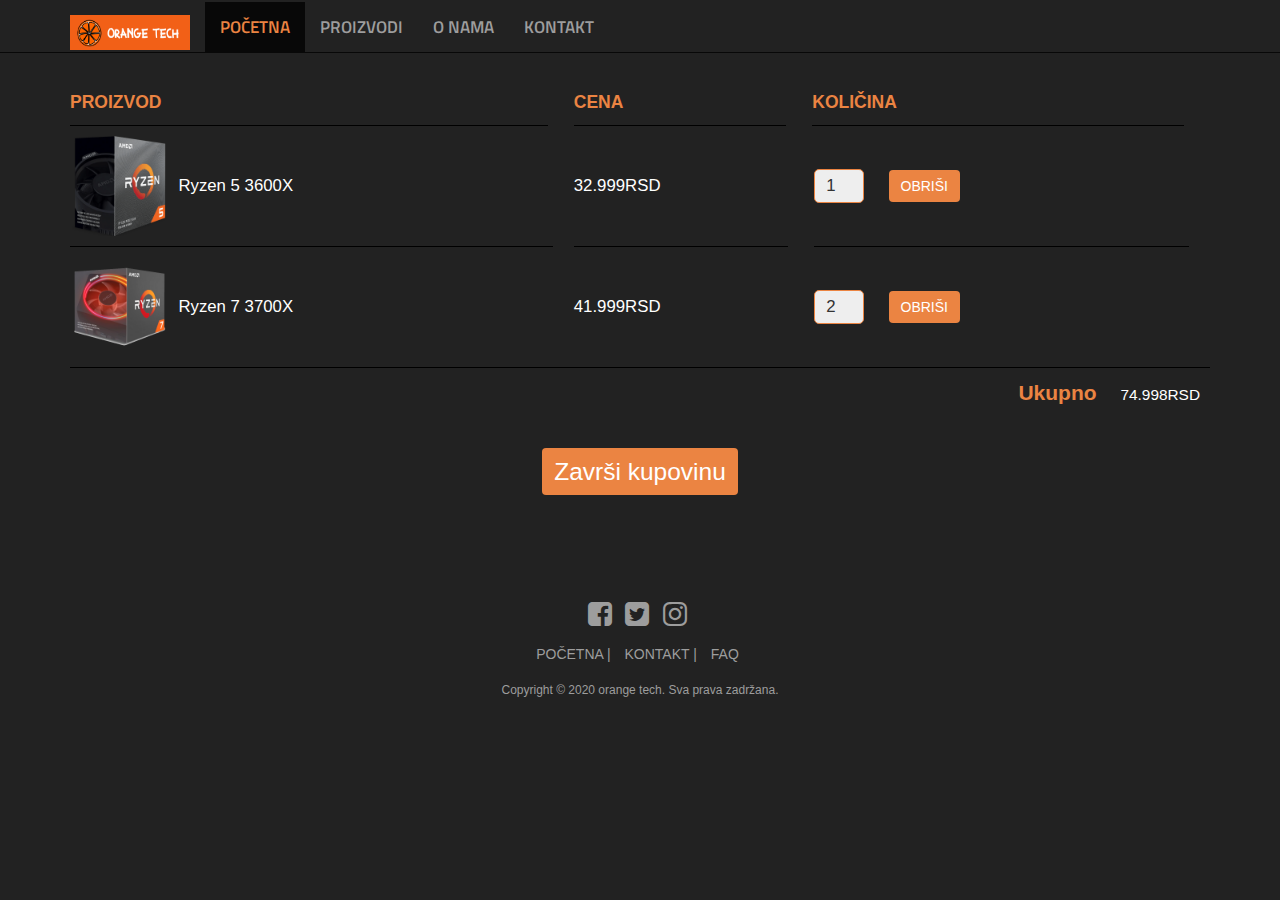
<file: korpa.html>
<!DOCTYPE html>
<html lang="en">
  <head>
    <meta charset="utf-8">
    <meta http-equiv="X-UA-Compatible" content="IE=edge">
    <meta name="viewport" content="width=device-width, initial-scale=1">
    
    
    <title>Orange Tech. | Korpa</title>

    <!-- Bootstrap -->
    <link href="css/bootstrap.min.css" rel="stylesheet">
    <link href="css/styless.css" rel="stylesheet">
    <link href="https://fonts.googleapis.com/css?family=Titillium+Web" rel="stylesheet">
    <link rel="stylesheet" href="css/font-awesome.min.css">

    
<style>
.thumbnail{
  background-color: #111111;
  border-width: 0px 0px 2px 0px;
  border-color: #EB8442;
  padding: 0px; 
  margin-top: 20px;}
h4{
  padding: 5px;
  color:#EB8442;
     }
.dropdown-menu {
  color: #686666;
  background-color: #111111;
     }
.dropdown-item{
  color: #686666;
     }
.dropdown-item:hover {
  color: #EB8442;
     }
.dropdown-item a {
  padding: 10px;
  margin: 10px;
     }
.dropdown:hover>.dropdown-menu {
  display: block;
     }

/* Podesavanja za kolicinu */
.cart-quantity-input {
  height: 34px;
  width: 50px;
  border-radius: 5px;
  border: 1px solid #EB8442;
  background-color: #eee;
  color: #333;
  padding: 0;
  text-align: center;
  font-size: 1.2em;
  margin-right: 25px;
}

/* Poslednja linija ispod proizvoda */
.cart-row:last-child {
    border-bottom: 1px solid black;
}
.cart-row:last-child .cart-column {
    border: none;
}

/* Ukupna cena */
.cart-total {
    text-align: end;
    margin-top: 10px;
    margin-right: 10px;
}
/* Ukupno naslov */
.cart-total-title {
    font-weight: bold;
    font-size: 1.5em;
    color: #EB8442;
    margin-right: 20px;
}
/* Ukupno cena */
.cart-total-price {
    color: white;
    font-size: 1.1em;
}
/* Dugme zavrsi kupovinu */
.btn-purchase {
    display: block;
    margin: 40px auto 80px auto;
    font-size: 1.75em;
}
/* Red - da proizvod,cena, kolicina budu i istom redu */
.cart-row {
    display: flex;
}
/* Razmak izmedju naslova,cene,kolicine */
.cart-item {
    width: 45%;
}
/* Red CENA */
.cart-price {
    width: 20%;
    font-size: 1.2em;
    color: white;
}
/* Linije u kolicini */
.cart-quantity {
    width: 35%;
}
/* Tekst u proizvod */
.cart-item-title {
    color: white;
    margin-left: .5em;
    font-size: 1.2em;
}
/* Podesavanje kolona i razmak izmedju njih */
.cart-column {
    display: flex;
    align-items: center;
    border-bottom: 1px solid black;
    margin-right: 1.5em;
    padding-bottom: 10px;
    margin-top: 10px;
}
/* Naslov proizvoda,cena,kolicina */
.cart-header {
    font-weight: bold;
    font-size: 1.25em;
    color: #EB8442;
}
 </style>
  </head>
  <body>
    <nav class="navbar navbar-inverse navbar-fixed-top"><!-- Pocetak navbara -->
      <div class="container"><!-- Konteiner za navbar -->
        <div class="navbar-header"><!-- Brand ide ovde -->
          <!-- Hamburger dugme -->
          <button type="button" class="navbar-toggle collapsed" 
            data-toggle="collapse" 
            data-target="#collapsemenu"><!--  -->
            <span class="icon-bar"></span>
            <span class="icon-bar"></span>
            <span class="icon-bar"></span>
          </button>
          <a href="index.html" class="navbar-brand">
            <!-- Logo -->
            <img src="slike/orange_logo.png" width="120px" height="35px" alt="Orange Logo">
          </a>
        </div><!-- Kraj diva za brend -->
        <!-- Pocetak diva za collapse -->
        <div class="collapse navbar-collapse" id="collapsemenu">
            <ul class="nav navbar-nav font" ><!-- Pocetak liste za navbar -->
              <li class="active"><a href="index.html">POČETNA</a></li>

              <!-- <li><a href="Proizvodi.html">PROIZVODI</a></li> -->
              <li class="nav-item dropdown">
                <a class="nav-link dropdown-toggle" href="#" id="navbarDropdown" role="button" data-toggle="dropdown" aria-haspopup="true" aria-expanded="false">
                  PROIZVODI
                </a>
                <div class="dropdown-menu" aria-labelledby="navbarDropdown">
                  <a class="dropdown-item" href="procesori2.html">PROCESORI</a><br>
                  <a class="dropdown-item" href="#">GRAFIČKE KARTE</a><br>
                  <a class="dropdown-item" href="#">MATIČNE PLOČE</a><br>
                  <a class="dropdown-item" href="#">RAM MEMORIJA</a><br>
                  <a class="dropdown-item" href="#">SSD I HDD</a><br>
                  <a class="dropdown-item" href="#">NAPAJANJA</a>
                </div>
              </li>
              <li><a href="O_nama.html">O NAMA</a></li>
              <li><a href="kontakt.html">KONTAKT</a></li>
          </ul><!-- Kraj liste -->
        </div><!-- Kraj div collapsa -->
      </div><!-- Kraj konteiner navbara -->
    </nav><!-- Kraj navbara -->
    <br><br><br>
    <section class="container content-section">
      <h2 class="section-header"></h2>
      <div class="cart-row">
          <span class="cart-item cart-header cart-column">PROIZVOD</span>
          <span class="cart-price cart-header cart-column">CENA</span>
          <span class="cart-quantity cart-header cart-column">KOLIČINA</span>
      </div>

      <div class="cart-items">
          <div class="cart-row">
              <div class="cart-item cart-column">
                  <img class="cart-item-image" src="slike/procesor2/ryzen53600x.png" width="100" height="100">
                  <span class="cart-item-title">Ryzen 5 3600X</span>
              </div>
              <span class="cart-price cart-column">32.999RSD</span>
              <div class="cart-quantity cart-column">
                  <input class="cart-quantity-input" type="number" value="1">
                  <button class="btn btn-danger" type="button">OBRIŠI</button>
              </div>
          </div>
          <div class="cart-row">
              <div class="cart-item cart-column">
                  <img class="cart-item-image" src="slike/procesor2/ryzen73700x.png" width="100" height="100">
                  <span class="cart-item-title">Ryzen 7 3700X</span>
              </div>
              <span class="cart-price cart-column">41.999RSD</span>
              <div class="cart-quantity cart-column">
                  <input class="cart-quantity-input" type="number" value="2">
                  <button class="btn btn-danger" type="button">OBRIŠI</button>
              </div>
          </div>
      </div>

      <div class="cart-total">
          <strong class="cart-total-title">Ukupno</strong>
          <span class="cart-total-price">74.998RSD</span>
      </div>
      <button class="btn btn-primary btn-purchase" type="button">Završi kupovinu</button>
  </section>


          <footer><!-- Footer -->
        <div class="col-md-2 col-md-offset-5  col-sm-4 col-sm-offset-4 col-xs-6 col-xs-offset-3 "><!--  div -->
          <ul class="list-inline footer-social-icons">
            <li>
              <a href="#" target="_blank">
                 <i class="fa fa-facebook-square fa-2x"></i>
              </a>
            </li>
            <li class="center-block">
              <a href="#" target="_blank">
                <i class="fa fa-twitter-square fa-2x"></i>
              </a>
            </li>
            <li>
              <a href="#" target="_blank">
                <i class="fa fa-instagram fa-2x"></i>
              </a>
            </li>
          </ul>
        </div><!-- div kraj -->


        <div class="col-md-offset-4 col-md-4  col-sm-12  col-xs-12 ">
          <ul class="list-inline">
            <li><a href="index.html">POČETNA </a>|</li>
            <li><a href="kontakt.html">KONTAKT </a>|</li>
            <li><a href="FAQ.html">FAQ </a></li>
          </ul>
        </div>

        <div class="col-md-offset-4 col-md-4 centered col-sm-offset-3 col-sm-6 col-xs-10" ><!--  div2  -->
          <h6 style="color: #9d9d9d; text-align: center;">Copyright © 2020 orange tech. Sva prava zadržana.</h6>
        </div><!--  div2 kraj -->
      </footer><!-- Footer kraj -->
    </div><!-- Kraj glavnog konteinera -->


    <!-- jQuery (necessary for Bootstrap's JavaScript plugins) -->
    <script src="https://ajax.googleapis.com/ajax/libs/jquery/1.12.4/jquery.min.js"></script>
    <script src="js/bootstrap.min.js"></script>
    <script src="js/script.js"></script>
    <script src="korpa.js"></script>
  </body>
</html>
</file>
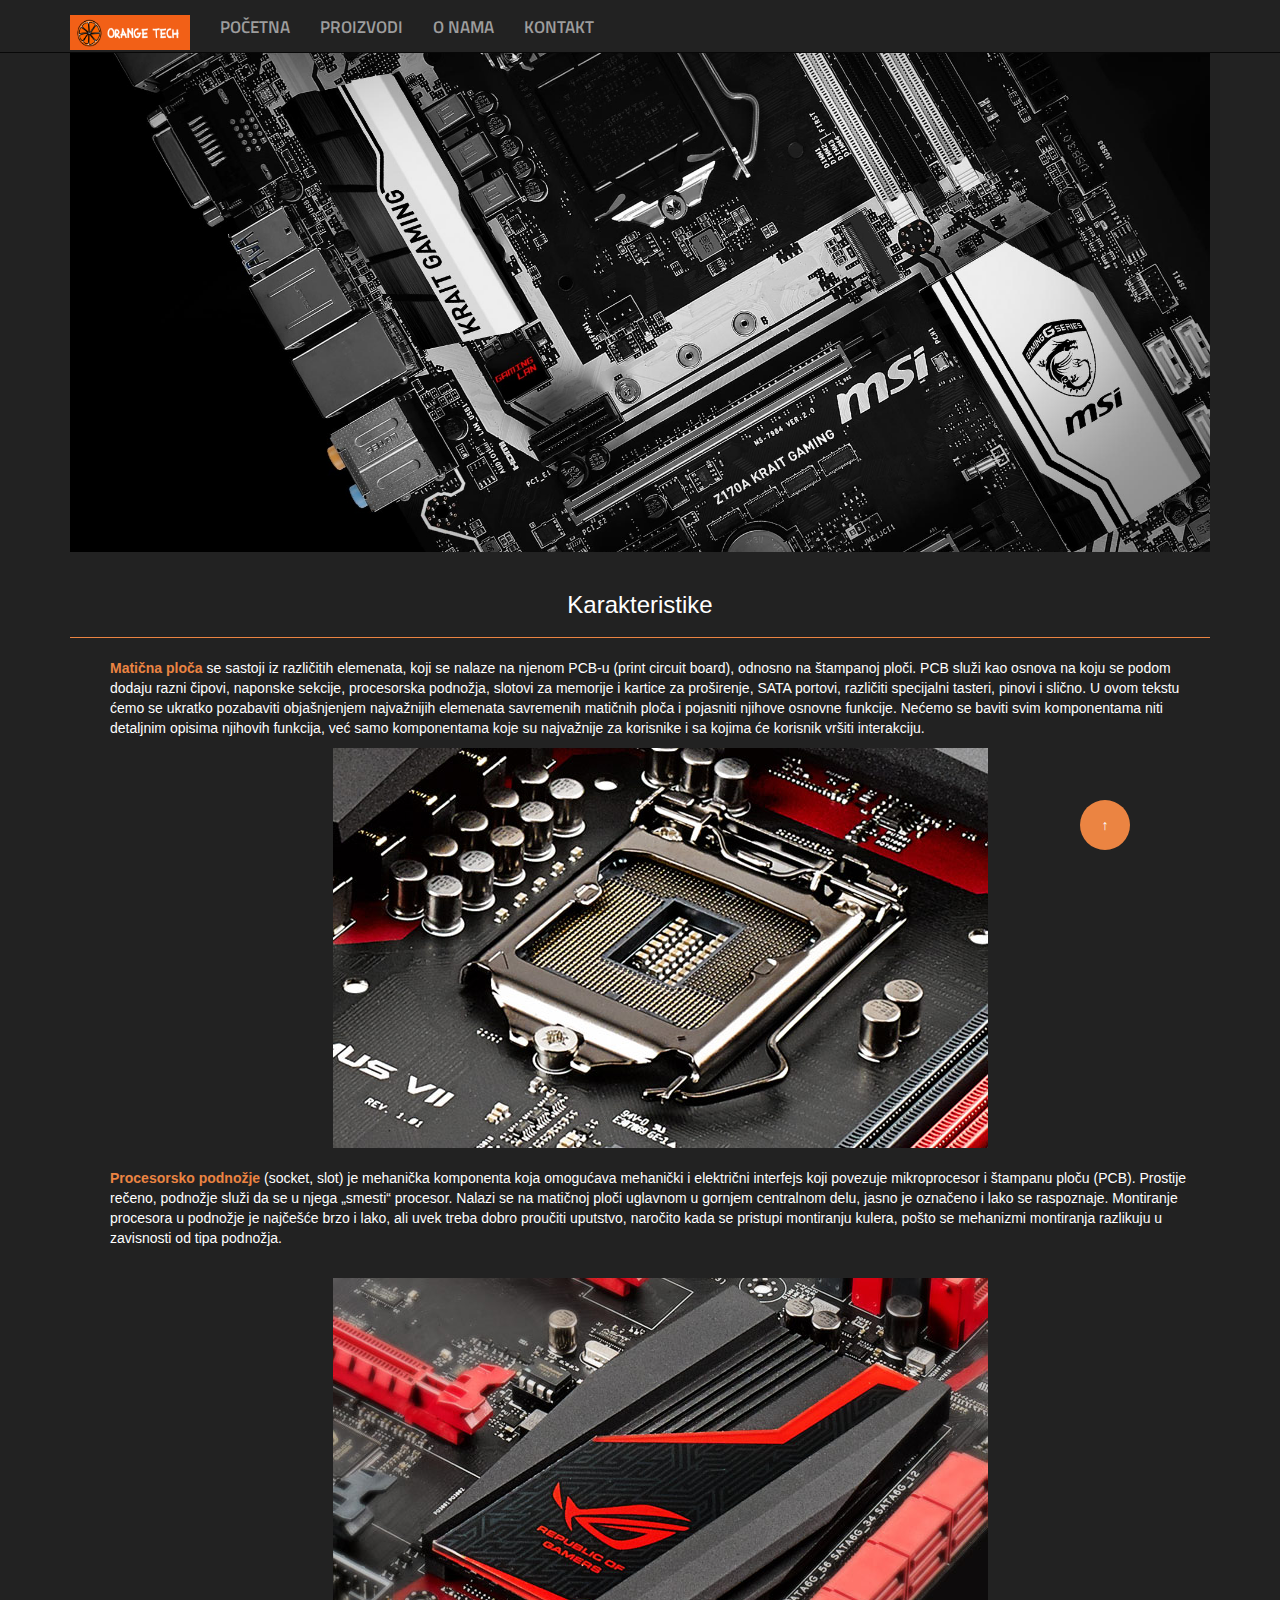
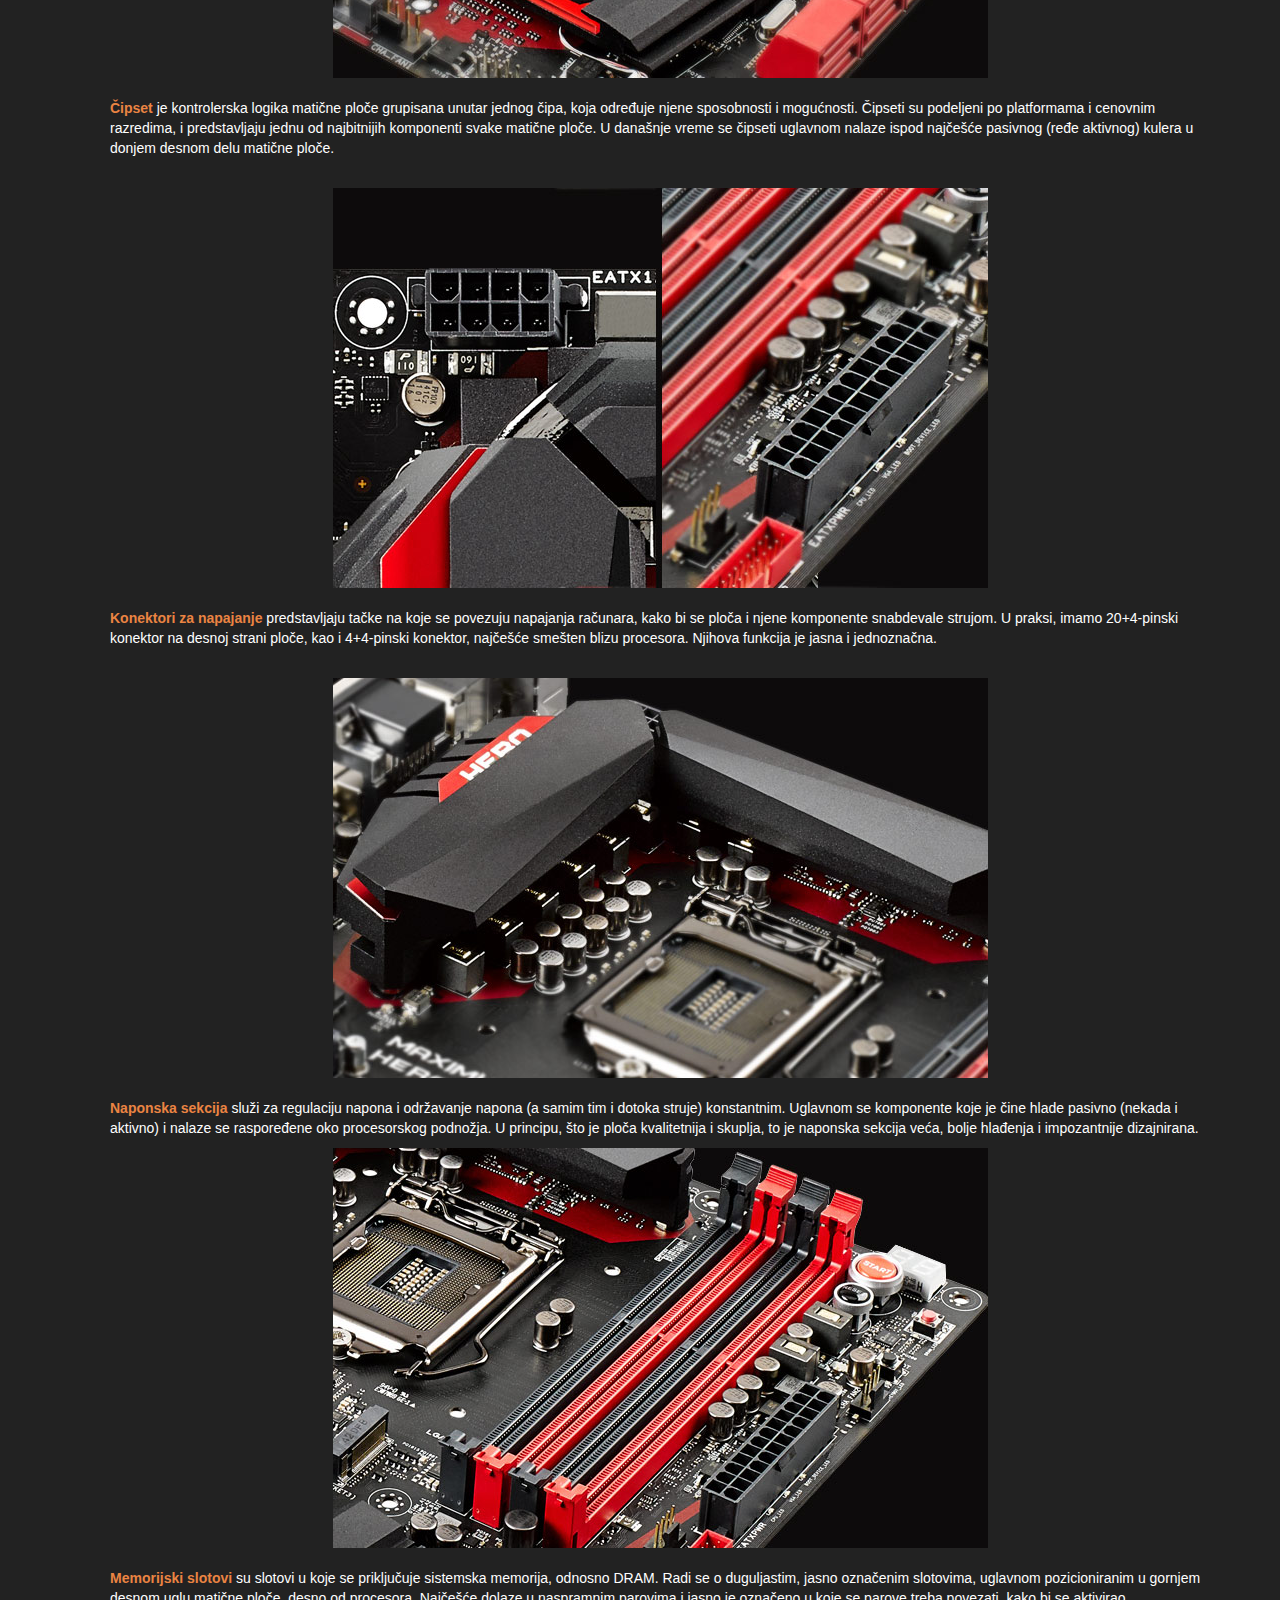
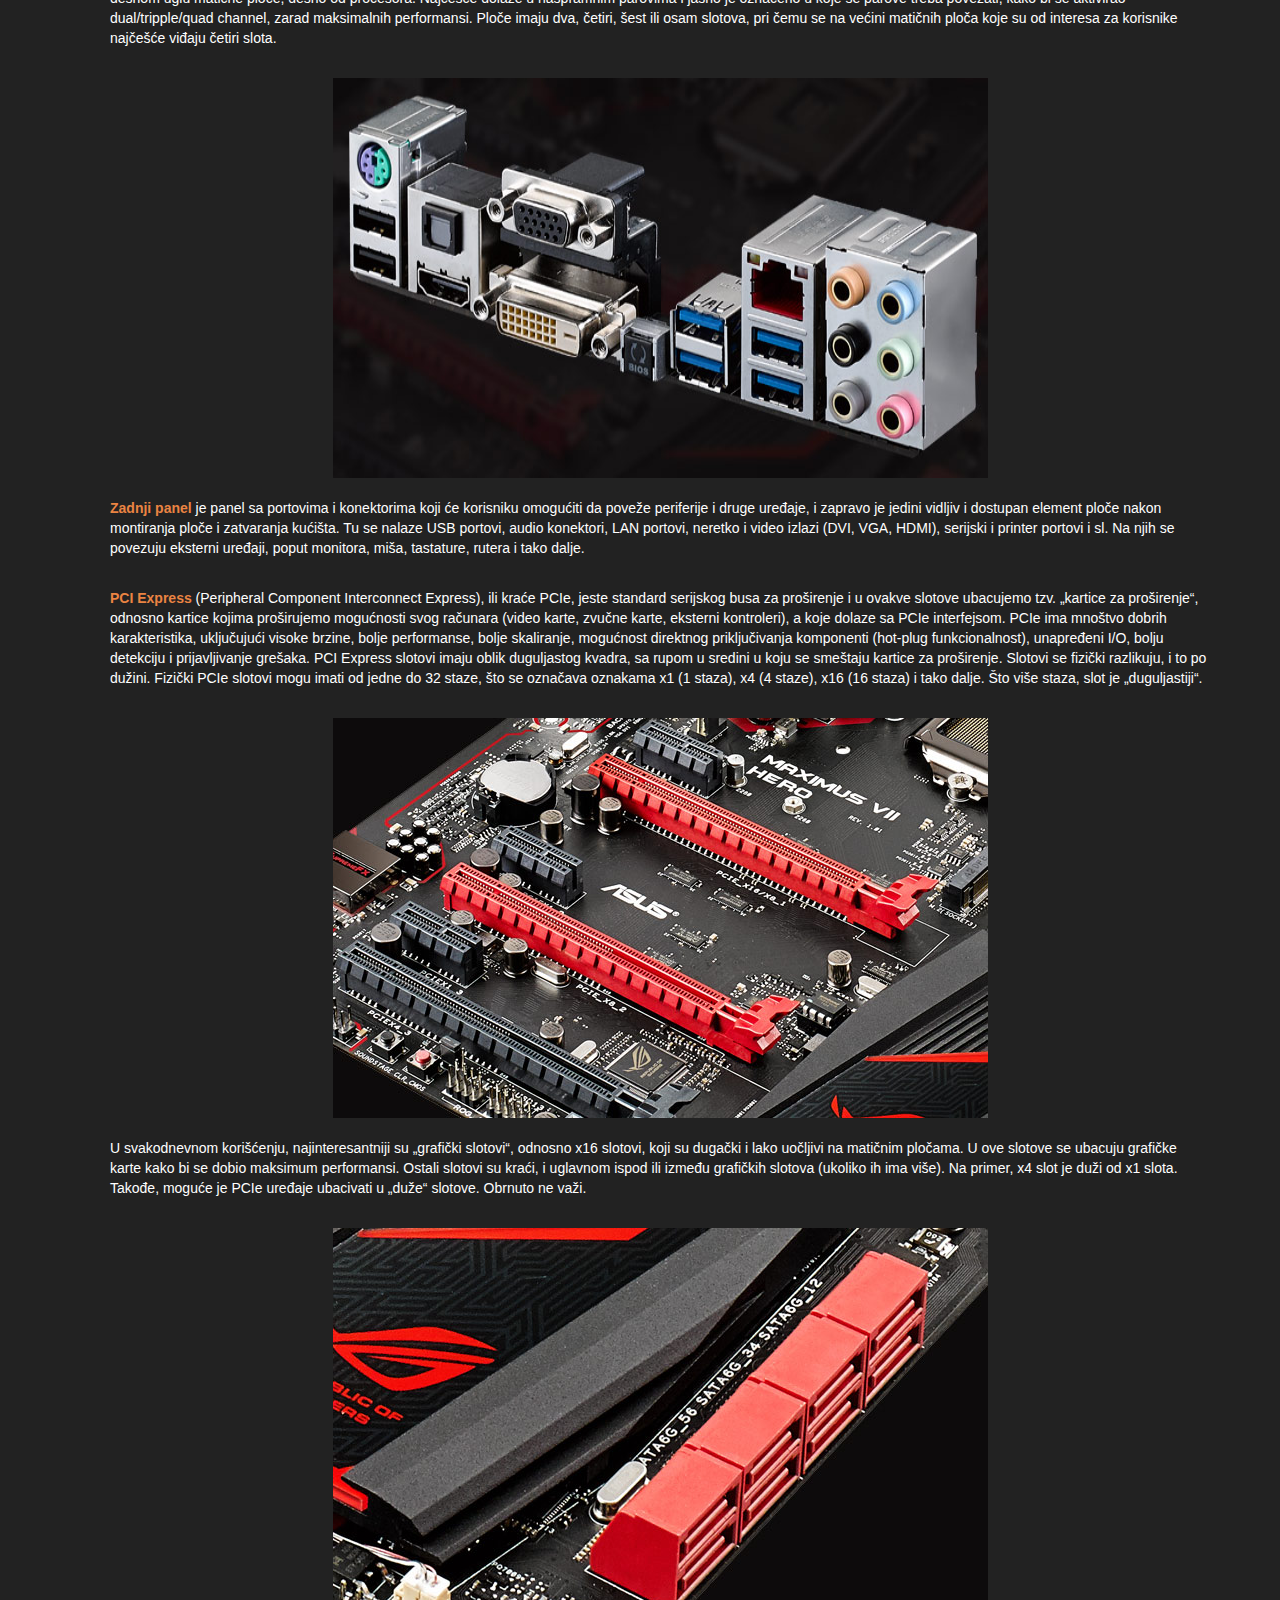
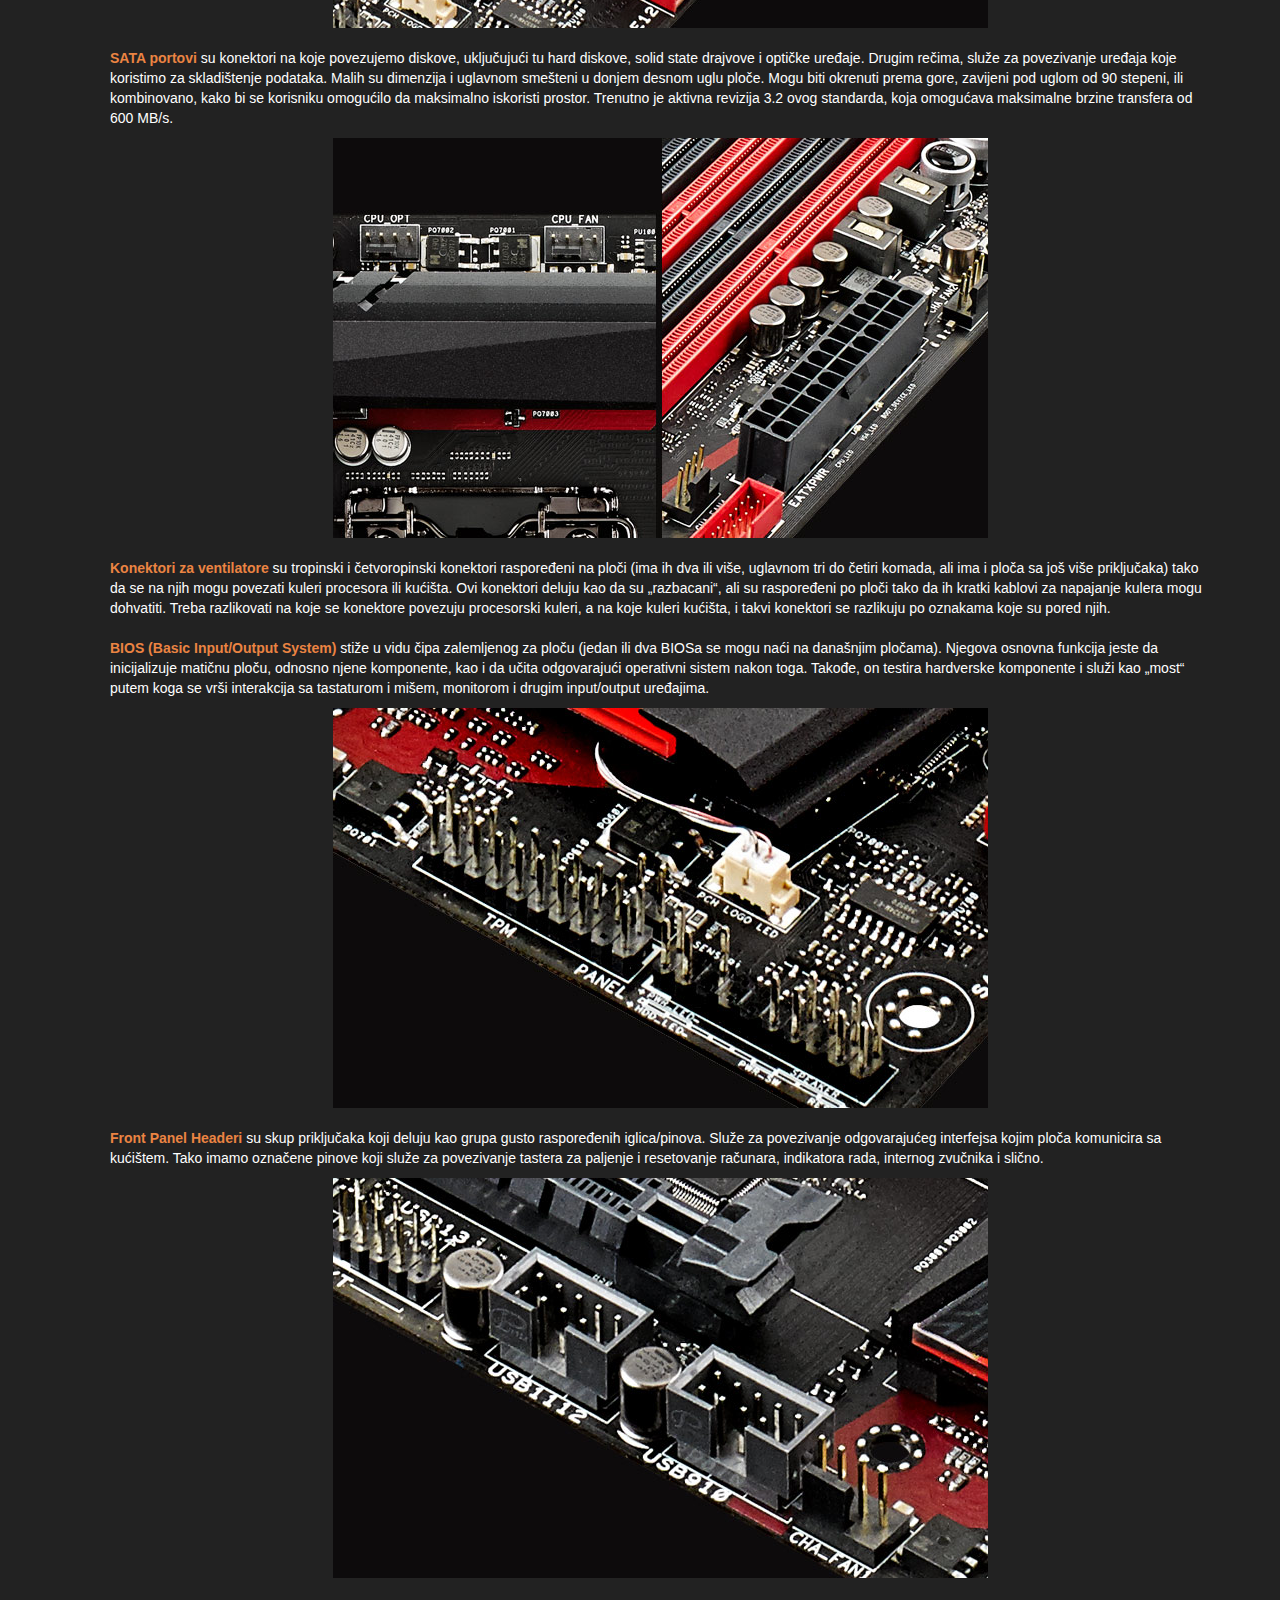
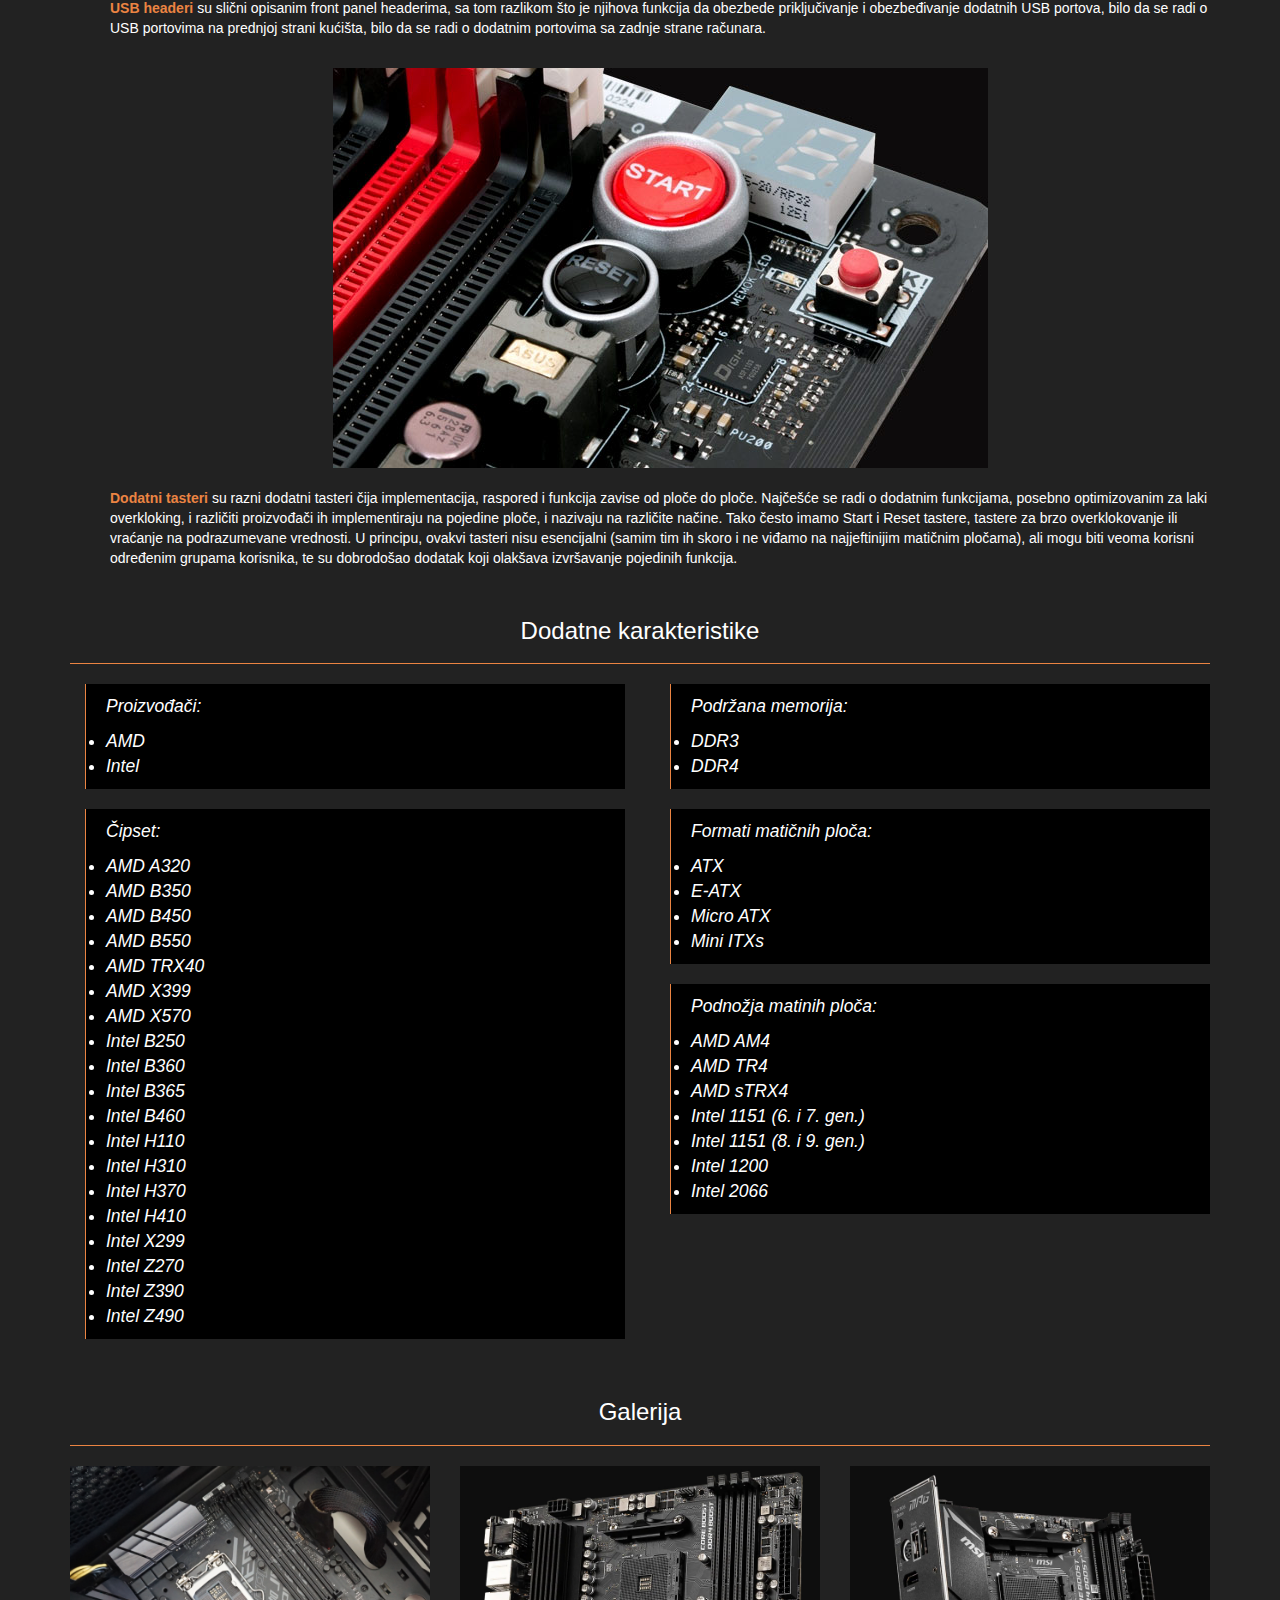
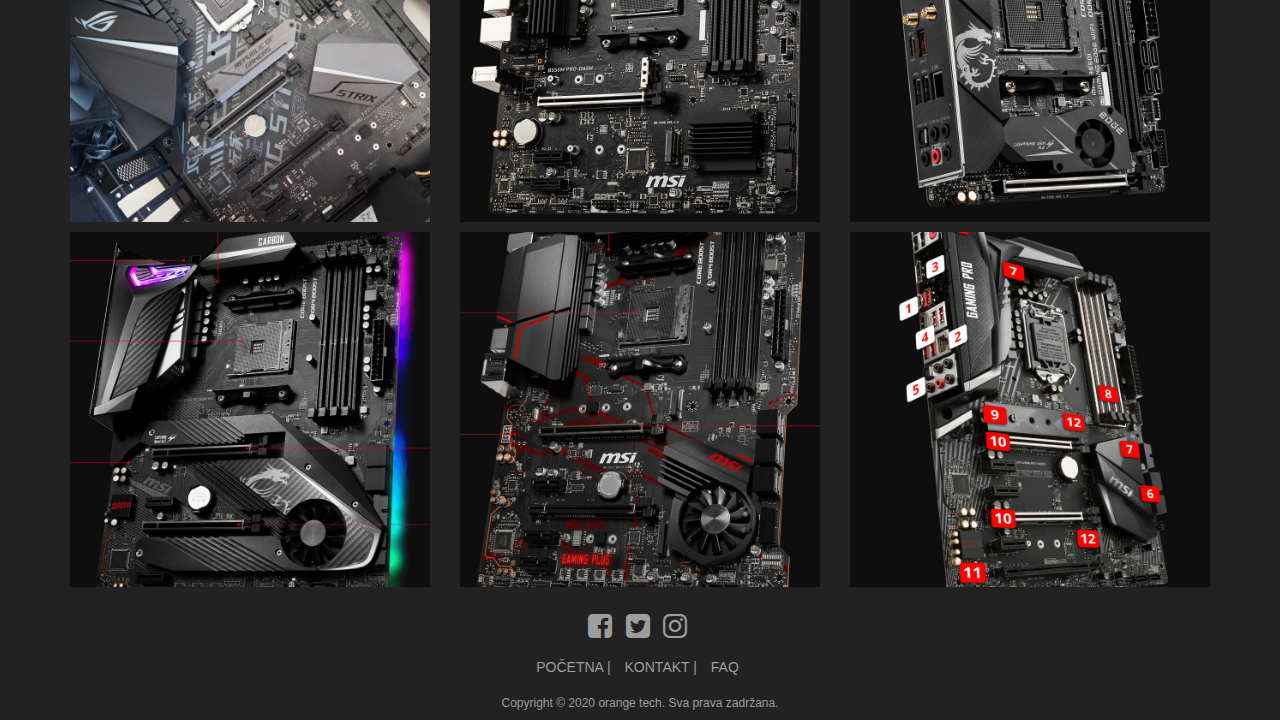
<file: maticna.html>
<!DOCTYPE html>
<html lang="sr">
  <head>
    <meta charset="utf-8">
    <meta http-equiv="X-UA-Compatible" content="IE=edge">
    <meta name="viewport" content="width=device-width, initial-scale=1">
    <title>Orange Tech. | Matične ploce</title>

    <!-- Bootstrap -->
    <link href="css/bootstrap.min.css" rel="stylesheet">
    <link href="css/styless.css" rel="stylesheet">
    <link href="https://fonts.googleapis.com/css?family=Titillium+Web" rel="stylesheet">
    <link rel="stylesheet" href="css/font-awesome.min.css">

<style>
.thumbnail{
  background-color: #111111;
  border-width: 0px 0px 2px 0px;
  border-color: #EB8442;
  padding: 0px; }
h4{
  padding: 5px;
  color:#EB8442;
     }
.center_image {
  width: 655px;
  height: 400px;
  margin: 0 auto;
}
#skrol{
  position: fixed;
  right: 150px;
  bottom: 50px;
  width: 50px;
  height: 50px;
  border-radius: 50%;
  background-color: #EB8442;
  outline: none;
  color: white;
  border: none;
    }
    </style>
</head>
<body>
    <nav class="navbar navbar-inverse navbar-fixed-top"><!-- Pocetak navbara -->
      <div class="container"><!-- Konteiner za navbar -->
        <div class="navbar-header"><!-- Brand ide ovde -->
          <!-- Hamburger dugme -->
          <button type="button" class="navbar-toggle collapsed" 
            data-toggle="collapse" 
            data-target="#collapsemenu"><!--  -->
            <span class="icon-bar"></span>
            <span class="icon-bar"></span>
            <span class="icon-bar"></span>
          </button>
          <a href="index.html" class="navbar-brand">
            <!-- Logo -->
            <img src="slike/orange_logo.png" width="120px" height="35px" alt="Orange Logo">
            
          </a>
        </div><!-- Kraj diva za brend -->
        <!-- Pocetak diva za collapse -->
        <div class="collapse navbar-collapse" id="collapsemenu">
            <ul class="nav navbar-nav font" ><!-- Pocetak liste za navbar -->
              <li><a href="index.html">POČETNA</a></li>
              <!-- <li><a href="Proizvodi.html">PROIZVODI</a></li> -->
              <li class="nav-item dropdown">
                <a class="nav-link dropdown-toggle" href="#" id="navbarDropdown" role="button" data-toggle="dropdown" aria-haspopup="true" aria-expanded="false">
                  PROIZVODI
                </a>
                <div class="dropdown-menu" aria-labelledby="navbarDropdown">
                  <a class="dropdown-item" href="procesori2.html">PROCESORI</a><br>
                  <a class="dropdown-item" href="#">GRAFIČKE KARTE</a><br>
                  <a class="dropdown-item" href="#">MATIČNE PLOČE</a><br>
                  <a class="dropdown-item" href="#">RAM MEMORIJA</a><br>
                  <a class="dropdown-item" href="#">SSD I HDD</a><br>
                  <a class="dropdown-item" href="#">NAPAJANJA</a>
                </div>
              </li>
              <li><a href="O_nama.html">O NAMA</a></li>
              <li><a href="kontakt.html">KONTAKT</a></li>
          </ul><!-- Kraj liste -->
        </div><!-- Kraj div collapsa -->
      </div><!-- Kraj konteiner navbara -->
    </nav><!-- Kraj navbara -->
    <div class="container content"><!-- Pocetak glavnog konteinera -->
      <div class="row">
        <div class="col-md-12">
          <img class="img-responsive" src="slike/maticne/maticnacover.jpg" alt="Maticna cover"/>
        </div><!-- row -->
      </div><!-- col-md-12 -->

      <div class="row">
        <div class="col-md-12">
          <div class="page-header">
            <h3 style="text-align: center;">Karakteristike</h3>
          </div><!-- page-header -->
          <ul id="karakteristike">
            <p><b style="color: #EB8442;">Matična ploča</b> se sastoji iz različitih elemenata, koji se nalaze na njenom PCB-u (print circuit board), odnosno na štampanoj ploči. 
              PCB služi kao osnova na koju se podom dodaju razni čipovi, naponske sekcije, procesorska podnožja, slotovi za memorije i kartice za proširenje, SATA portovi,
               različiti specijalni tasteri, pinovi i slično.
                U ovom tekstu ćemo se ukratko pozabaviti objašnjenjem najvažnijih elemenata savremenih matičnih ploča i pojasniti njihove osnovne funkcije.
                 Nećemo se baviti svim komponentama niti detaljnim opisima njihovih funkcija, već samo komponentama koje su najvažnije za korisnike
                  i sa kojima će korisnik vršiti interakciju.</p>
                  <img class="img-responsive center_image" src="slike/maticne/maticna1.jpg" alt="Maticna 1"> <br>
                  <p><b style="color: #EB8442">Procesorsko podnožje</b> (socket, slot) je mehanička komponenta koja omogućava mehanički i električni interfejs koji povezuje mikroprocesor i štampanu ploču (PCB).
                     Prostije rečeno, podnožje služi da se u njega „smesti“ procesor. 
                     Nalazi se na matičnoj ploči uglavnom u gornjem centralnom delu, jasno je označeno i lako se raspoznaje. 
                     Montiranje procesora u podnožje je najčešće brzo i lako, ali uvek treba dobro proučiti uputstvo, naročito kada se pristupi montiranju kulera, 
                     pošto se mehanizmi montiranja razlikuju u zavisnosti od tipa podnožja.</p> <br>
                     <img class="img-responsive center_image" src="slike/maticne/maticna2.jpg" alt="Maticna 2"> <br>
                     <p><b style="color: #EB8442;">Čipset</b> je kontrolerska logika matične ploče grupisana unutar jednog čipa, koja određuje njene sposobnosti i mogućnosti. 
                       Čipseti su podeljeni po platformama i cenovnim razredima, i predstavljaju jednu od najbitnijih komponenti svake matične ploče. 
                       U današnje vreme se čipseti uglavnom nalaze ispod najčešće pasivnog (ređe aktivnog) kulera u donjem desnom delu matične ploče.</p> <br>
                       <img class="img-responsive center_image" src="slike/maticne/maticna3.jpg" alt="Maticna 3"> <br>
                       <p><b style="color: #EB8442;">Konektori za napajanje</b> predstavljaju tačke na koje se povezuju napajanja računara, kako bi se ploča i njene komponente snabdevale strujom. 
                         U praksi, imamo 20+4-pinski konektor na desnoj strani ploče, kao i 4+4-pinski konektor, najčešće smešten blizu procesora. 
                         Njihova funkcija je jasna i jednoznačna.</p> <br>
                         <img class="img-responsive center_image" src="slike/maticne/maticna4.jpg" alt="Maticna 4"> <br>
                         <p><b style="color: #EB8442;">Naponska sekcija</b> služi za regulaciju napona i održavanje napona (a samim tim i dotoka struje) konstantnim. 
                           Uglavnom se komponente koje je čine hlade pasivno (nekada i aktivno) i nalaze se raspoređene oko procesorskog podnožja. 
                           U principu, što je ploča kvalitetnija i skuplja, to je naponska sekcija veća, bolje hlađenja i impozantnije dizajnirana.</p>
                           <img class="img-responsive center_image" src="slike/maticne/maticna5.jpg" alt="Maticna 5"> <br>
                           <p><b style="color: #EB8442;">Memorijski slotovi</b> su slotovi u koje se priključuje sistemska memorija, odnosno DRAM. 
                             Radi se o duguljastim, jasno označenim slotovima, uglavnom pozicioniranim u gornjem desnom uglu matične ploče, desno od procesora. 
                             Najčešće dolaze u naspramnim parovima i jasno je označeno u koje se parove treba povezati, kako bi se aktivirao dual/tripple/quad channel, 
                             zarad maksimalnih performansi. Ploče imaju dva, četiri, šest ili osam slotova, pri čemu se na većini matičnih ploča 
                             koje su od interesa za korisnike najčešće viđaju četiri slota.</p> <br>
                             <img class="img-responsive center_image" src="slike/maticne/maticna6.jpg" alt="Maticna 6"> <br>
                             <p><b style="color: #EB8442;">Zadnji panel</b> je panel sa portovima i konektorima koji će korisniku omogućiti da poveže periferije i druge uređaje, 
                               i zapravo je jedini vidljiv i dostupan element ploče nakon montiranja ploče i zatvaranja kućišta. 
                               Tu se nalaze USB portovi, audio konektori, LAN portovi, neretko i video izlazi (DVI, VGA, HDMI), serijski i printer portovi i sl. 
                               Na njih se povezuju eksterni uređaji, poput monitora, miša, tastature, rutera i tako dalje.</p> <br>

                               <p><b style="color: #EB8442;">PCI Express</b> (Peripheral Component Interconnect Express), ili kraće PCIe, jeste standard serijskog busa za proširenje 
                                 i u ovakve slotove ubacujemo tzv. „kartice za proširenje“, odnosno kartice kojima proširujemo mogućnosti svog računara 
                                 (video karte, zvučne karte, eksterni kontroleri), a koje dolaze sa PCIe interfejsom. PCIe ima mnoštvo dobrih karakteristika, 
                                 uključujući visoke brzine, bolje performanse, bolje skaliranje, mogućnost direktnog priključivanja komponenti (hot-plug funkcionalnost), 
                                 unapređeni I/O, bolju detekciju i prijavljivanje grešaka. PCI Express slotovi imaju oblik duguljastog kvadra, 
                                 sa rupom u sredini u koju se smeštaju kartice za proširenje. Slotovi se fizički razlikuju, i to po dužini. 
                                 Fizički PCIe slotovi mogu imati od jedne do 32 staze, što se označava oznakama x1 (1 staza), x4 (4 staze), x16 (16 staza) i tako dalje. 
                                 Što više staza, slot je „duguljastiji“.</p> <br>
                                 <img class="img-responsive center_image" src="slike/maticne/maticna7.jpg" alt="Maticna 7"> <br>
                                 <p>U svakodnevnom korišćenju, najinteresantniji su „grafički slotovi“, odnosno x16 slotovi, koji su dugački i lako uočljivi na matičnim pločama. 
                                   U ove slotove se ubacuju grafičke karte kako bi se dobio maksimum performansi. Ostali slotovi su kraći, 
                                   i uglavnom ispod ili između grafičkih slotova (ukoliko ih ima više). Na primer, x4 slot je duži od x1 slota. 
                                   Takođe, moguće je PCIe uređaje ubacivati u „duže“ slotove. Obrnuto ne važi.</p> <br>
                                   <img class="img-responsive center_image" src="slike/maticne/maticna8.jpg" alt="Maticna 8"> <br>
                                   <p><b style="color: #EB8442;">SATA portovi</b> su konektori na koje povezujemo diskove, uključujući tu hard diskove, solid state drajvove i optičke uređaje. 
                                     Drugim rečima, služe za povezivanje uređaja koje koristimo za skladištenje podataka. Malih su dimenzija i 
                                     uglavnom smešteni u donjem desnom uglu ploče. Mogu biti okrenuti prema gore, zavijeni pod uglom od 90 stepeni, ili kombinovano, 
                                     kako bi se korisniku omogućilo da maksimalno iskoristi prostor. Trenutno je aktivna revizija 3.2 ovog standarda, 
                                     koja omogućava maksimalne brzine transfera od 600 MB/s.</p>
                                     <img class="img-responsive center_image" src="slike/maticne/maticna9.jpg" alt="Maticna 9"> <br>
                                     <p><b style="color: #EB8442;">Konektori za ventilatore</b> su tropinski i četvoropinski konektori raspoređeni na ploči 
                                       (ima ih dva ili više, uglavnom tri do četiri komada, ali ima i ploča sa još više priključaka) 
                                       tako da se na njih mogu povezati kuleri procesora ili kućišta. Ovi konektori deluju kao da su „razbacani“, 
                                       ali su raspoređeni po ploči tako da ih kratki kablovi za napajanje kulera mogu dohvatiti. Treba razlikovati na koje se konektore 
                                       povezuju procesorski kuleri, a na koje kuleri kućišta, i takvi konektori se razlikuju po oznakama koje su pored njih.
                                       <br><br>
                                      <b style="color: #EB8442;">BIOS (Basic Input/Output System)</b> stiže u vidu čipa zalemljenog za ploču (jedan ili dva BIOSa se mogu naći na današnjim pločama). 
                                      Njegova osnovna funkcija jeste da inicijalizuje matičnu ploču, odnosno njene komponente, 
                                      kao i da učita odgovarajući operativni sistem nakon toga. Takođe, on testira hardverske komponente i služi kao „most“ putem koga 
                                      se vrši interakcija sa tastaturom i mišem, monitorom i drugim input/output uređajima.</p>
                                      <img class="img-responsive center_image" src="slike/maticne/maticna10.jpg" alt="Maticna 10"> <br>
                                      <p><b style="color: #EB8442;">Front Panel Headeri</b> su skup priključaka koji deluju kao grupa gusto raspoređenih iglica/pinova. 
                                        Služe za povezivanje odgovarajućeg interfejsa kojim ploča komunicira sa kućištem. Tako imamo označene pinove koji služe za povezivanje 
                                        tastera za paljenje i resetovanje računara, indikatora rada, internog zvučnika i slično.</p>
                                        <img class="img-responsive center_image" src="slike/maticne/maticna11.jpg" alt="Maticna 11"> <br>
                                        <p><b style="color: #EB8442;">USB headeri</b> su slični opisanim front panel headerima, sa tom razlikom što je njihova funkcija da obezbede priključivanje i 
                                          obezbeđivanje dodatnih USB portova, bilo da se radi o USB portovima na prednjoj strani kućišta, 
                                          bilo da se radi o dodatnim portovima sa zadnje strane računara.</p> <br>
                                          <img class="img-responsive center_image" src="slike/maticne/maticna12.jpg" alt="Maticna 12"> <br>
                                          <p><b style="color: #EB8442;">Dodatni tasteri</b> su razni dodatni tasteri čija implementacija, raspored i funkcija zavise od ploče do ploče. 
                                            Najčešće se radi o dodatnim funkcijama, posebno optimizovanim za laki overkloking, i različiti proizvođači ih implementiraju 
                                            na pojedine ploče, i nazivaju na različite načine. Tako često imamo Start i Reset tastere, tastere za brzo overklokovanje ili 
                                            vraćanje na podrazumevane vrednosti. U principu, ovakvi tasteri nisu esencijalni (samim tim ih skoro i ne viđamo na najjeftinijim 
                                            matičnim pločama), ali mogu biti veoma korisni određenim grupama korisnika, te su dobrodošao dodatak koji olakšava izvršavanje 
                                            pojedinih funkcija.</p>
          </ul>
        </div><!-- col-md-6 -->
      </div><!-- row -->

      <div class="row"> <!--header za dodatne karakteristike-->
        <div class="col-md-12">
          <div class="page-header">
            <h3 style="text-align: center;">Dodatne karakteristike</h3>
          </div>
        </div>
      </div>

      <div class="row">
        <div class="col-md-6"> <!-- leva strana karakteristika-->
          <blockquote>
            <p class="contenteditable"><!-- contenteditable klasa za oblikovanje teksta -->
             Proizvođači:
              <li>AMD</li>
              <li>Intel</li>
            </p>
            </blockquote>
            <blockquote>
              <p class="contenteditable"><!-- contenteditable klasa za oblikovanje teksta -->
              Čipset:
              <li>AMD A320</li>
              <li>AMD B350</li>
              <li>AMD B450</li>
              <li>AMD B550</li>
              <li>AMD TRX40</li>
              <li>AMD X399</li>
              <li>AMD X570</li>
              <li>Intel B250</li>
              <li>Intel B360</li>
              <li>Intel B365</li>
              <li>Intel B460</li>
              <li>Intel H110</li>
              <li>Intel H310</li>
              <li>Intel H370</li>
              <li>Intel H410</li>
              <li>Intel X299</li>
              <li>Intel Z270</li>
              <li>Intel Z390</li>
              <li>Intel Z490</li>
              </p>
            </blockquote>
        </div><!-- col-md-6 -->

        <div class="col-md-6"> <!--desna strana karakteristika-->
            <blockquote>
              <p class="contenteditable"><!-- contenteditable klasa za oblikovanje teksta -->
               Podržana memorija:
                <li>DDR3</li>
                <li>DDR4</li>
              </p>
              </blockquote>
          <blockquote>
            <p class="contenteditable"><!-- contenteditable klasa za oblikovanje teksta -->
             Formati matičnih ploča:
              <li>ATX</li>
              <li>E-ATX</li>
              <li>Micro ATX</li>
              <li>Mini ITXs</li> 
            </p>
            </blockquote>
          <blockquote>
            <p class="contenteditable"><!-- contenteditable klasa za oblikovanje teksta -->
            Podnožja matinih ploča:
            <li>AMD AM4</li>
            <li>AMD TR4</li>
            <li>AMD sTRX4</li>
            <li>Intel 1151 (6. i 7. gen.)</li>
            <li>Intel 1151 (8. i 9. gen.)</li>
            <li>Intel 1200</li>
            <li>Intel 2066</li>
            </p>
          </blockquote>
        </div><!-- col-md-6 -->
      </div><!-- row -->


      <div class="row">
        <div class="col-md-12">
          <div class="page-header">
            <h3 style="text-align: center;">Galerija</h3>
          </div><!-- page-header -->
          <div class="row">
             <div class="col-md-4">
               <img class="img-responsive zoom_05" src="slike/maticne/slika1.jpg" alt="Maticna 13" data-zoom-image="slike/maticne/slika1.jpg"/>
             </div><!-- col-md-4  -->
              <div class="col-md-4">
                <img class="img-responsive zoom_05" src="slike/maticne/slika2.jpg" alt="Maticna 14" data-zoom-image="slike/maticne/slika2.jpg"/>
              </div><!-- col-md-4  -->
              <div class="col-md-4">
                <img class="img-responsive zoom_05" src="slike/maticne/slika3.jpg" alt="Maticna 15" data-zoom-image="slike/maticne/slika3.jpg"/>
              </div><!-- col-md-4  -->  
          </div><!-- row -->
          <div class="row" style="margin-top: 10px;">
            <div class="col-md-4">
               <img class="img-responsive zoom_05" src="slike/maticne/slika4.jpg" alt="Maticna 16" data-zoom-image="slike/maticne/slika4.jpg"/>
             </div><!-- col-md-4  -->
             <div class="col-md-4">
               <img class="img-responsive zoom_05" src="slike/maticne/slika5.jpg" alt="Maticna 17" data-zoom-image="slike/maticne/slika5.jpg"/>
             </div><!-- col-md-4  -->
             <div class="col-md-4">
               <img class="img-responsive zoom_05" src="slike/maticne/slika6.jpg" alt="Maticna 18" data-zoom-image="slike/maticne/slika6.jpg"/>
             </div><!-- col-md-4  -->
          </div><!-- row -->
        </div><!-- "col-md-12" -->
      </div><!-- row -->

      <button id="skrol">
        <i>&#8593;</i>
      </button>
      
        <footer><!-- Footer -->
        <div class="col-md-2 col-md-offset-5  col-sm-4 col-sm-offset-4 col-xs-6 col-xs-offset-3 "><!-- div -->
          <ul class="list-inline footer-social-icons">
            <li>
              <a href="#" target="_blank">
                 <i class="fa fa-facebook-square fa-2x"></i>
              </a>
            </li>
            <li class="center-block">
              <a href="#" target="_blank">
                <i class="fa fa-twitter-square fa-2x"></i>
              </a>
            </li>
            <li>
              <a href="#" target="_blank">
                <i class="fa fa-instagram fa-2x"></i>
              </a>
            </li>
          </ul>
        </div><!--  div kraj -->
        <div class="col-md-offset-4 col-md-4 col-sm-offset-3 col-sm-6  col-xs-10 col-xs-offset-1 col-lg-offset-4 col-lg-4"><!--  div2 -->
        </div><!-- div2 kraj -->
        <div class="col-md-offset-4 col-md-4  col-sm-12  col-xs-12 ">
          <ul class="list-inline">
            <li><a href="index.html">POČETNA </a>|</li>
            <li><a href="kontakt.html">KONTAKT </a>|</li>
            <li><a href="FAQ.html">FAQ </a></li>
          </ul>
        </div>
        <div class="col-md-offset-4 col-md-4 centered col-sm-offset-3 col-sm-6 col-xs-10 col-xs-offset-1" ><!--  div3  -->
          <h6 style="color: #9d9d9d; text-align: center;">Copyright © 2020 orange tech. Sva prava zadržana.</h6>
        </div><!-- div3 kraj -->
      </footer><!-- Footer kraj -->
    </div><!-- Kraj glavnog konteinera -->
    <!-- jQuery (necessary for Bootstrap's JavaScript plugins) -->
    <script src="https://ajax.googleapis.com/ajax/libs/jquery/1.12.4/jquery.min.js"></script>
    <script src="js/bootstrap.min.js"></script>
    <script src="js/script.js"></script>
    <script src="js/jquery.elevatezoom.js"></script>
    <!-- skripta za zoom od elevata -->
    <script>
          $('.zoom_05').elevateZoom({zoomType: "inner",cursor: "crosshair", zoomWindowFadeIn: 500,zoomWindowFadeOut: 750}); 
    </script>
    <script>
      $(document).ready(function(){
          $('[data-toggle="tooltip"]').tooltip(); 
      });
    </script>
    <script src="korpa.js"></script>
  </body>
</html>
</file>
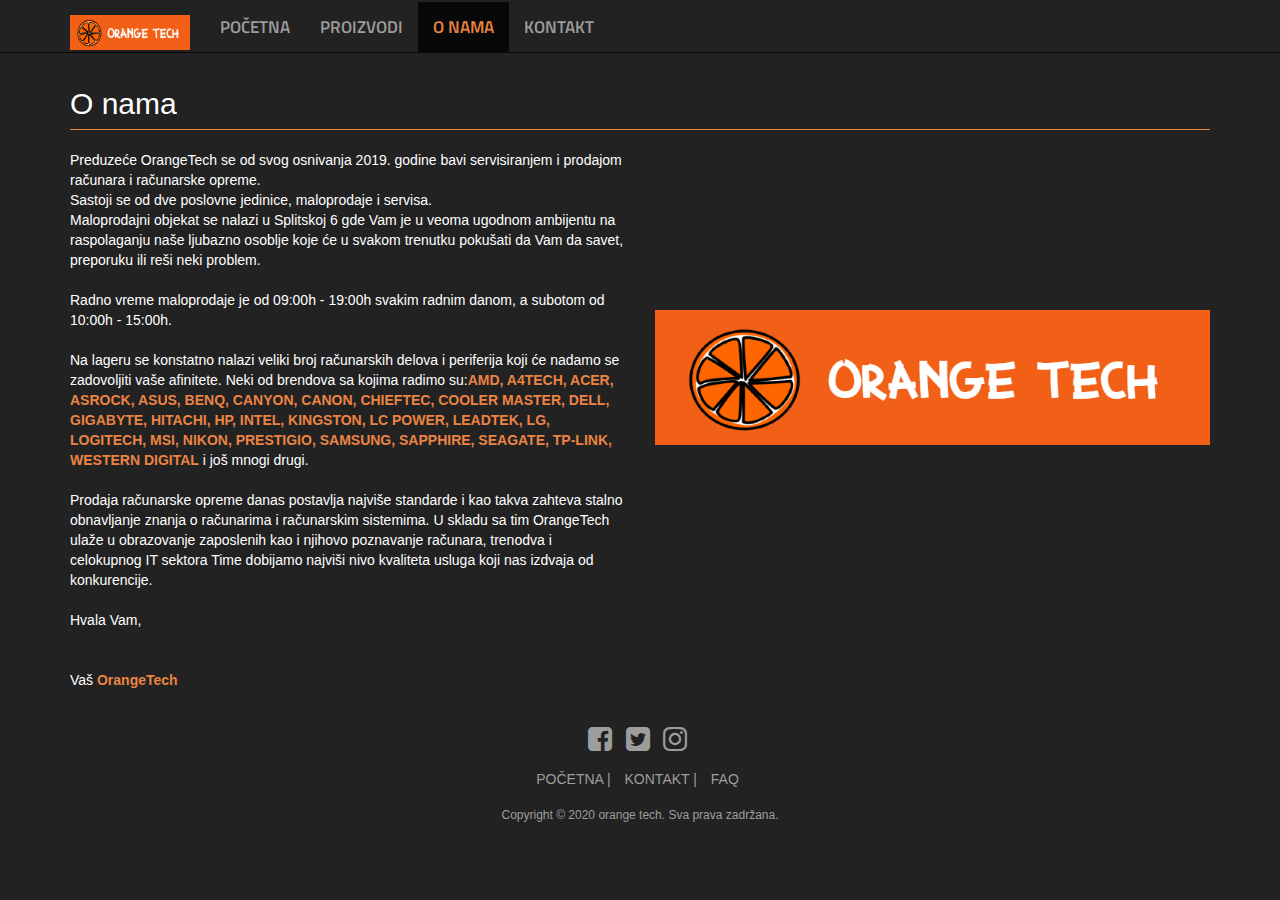
<file: O_nama.html>
<!DOCTYPE html>
<html lang="sr">
    <head>
        <meta charset="utf-8">
        <meta http-equiv="X-UA-Compatible" content="IE=edge">
        <meta name="viewport" content="width=device-width, initial-scale=1">
        <title>Orange Tech. | O nama</title>

        <!-- Bootstrap -->
        <link href="css/bootstrap.min.css" rel="stylesheet">
        <link href="css/styless.css" rel="stylesheet">
        <link href="https://fonts.googleapis.com/css?family=Titillium+Web" rel="stylesheet">
        <link rel="stylesheet" href="css/font-awesome.min.css">

        <style>
         
        </style>
    </head>
    <body>
      <nav class="navbar navbar-inverse navbar-fixed-top"><!-- Pocetak navbara -->
      <div class="container"><!-- Konteiner za navbar -->
        <div class="navbar-header"><!-- Brand ide ovde -->
          <!-- Hamburger dugme -->
          <button type="button" class="navbar-toggle collapsed" 
            data-toggle="collapse" 
            data-target="#collapsemenu"><!-- -->
            <span class="icon-bar"></span>
            <span class="icon-bar"></span>
            <span class="icon-bar"></span>
          </button>
          <a href="index.html" class="navbar-brand">
            <!-- Logo -->
            <img src="slike/orange_logo.png" width="120px" height="35px" alt="Orange Logo">
            
          </a>
        </div><!-- Kraj diva za brend -->
        <!-- Pocetak diva za collapse -->
        <div class="collapse navbar-collapse" id="collapsemenu">
            <ul class="nav navbar-nav font" ><!-- Pocetak liste za navbar -->
              <li><a href="index.html">POČETNA</a></li>
              <!-- <li><a href="Proizvodi.html">PROIZVODI</a></li> -->
              <li class="nav-item dropdown">
                <a class="nav-link dropdown-toggle" href="#" id="navbarDropdown" role="button" data-toggle="dropdown" aria-haspopup="true" aria-expanded="false">
                  PROIZVODI
                </a>
                <div class="dropdown-menu" aria-labelledby="navbarDropdown">
                  <a class="dropdown-item" href="procesori2.html">PROCESORI</a><br>
                  <a class="dropdown-item" href="#">GRAFIČKE KARTE</a><br>
                  <a class="dropdown-item" href="#">MATIČNE PLOČE</a><br>
                  <a class="dropdown-item" href="#">RAM MEMORIJA</a><br>
                  <a class="dropdown-item" href="#">SSD I HDD</a><br>
                  <a class="dropdown-item" href="#">NAPAJANJA</a>
                </div>
              </li>
              <li class="active"><a href="O_nama.html">O NAMA</a></li>
              <li><a href="kontakt.html">KONTAKT</a></li>
          </ul><!-- Kraj liste -->
        </div><!-- Kraj div collapsa -->
      </div><!-- Kraj konteiner navbara -->
    </nav><!-- Kraj navbara -->
    <div class="container content">
    <div class="row">
        <div class="col-md-12">
            <div class="page-header">
                <h2 style="display: inline;">O nama</h2>
                
            </div><!-- page-header -->
        </div><!-- col-md-12 -->
        <div class="col-md-6">
            <p style="font-family: Verdana, Geneva, Tahoma, sans-serif;" > Preduzeće OrangeTech se od svog osnivanja 2019. godine bavi servisiranjem i prodajom računara i računarske opreme. <br>
              Sastoji se od dve poslovne jedinice, maloprodaje i servisa. <br>
              Maloprodajni objekat se nalazi u Splitskoj 6
               gde Vam je u veoma ugodnom ambijentu na raspolaganju naše ljubazno osoblje koje će u svakom trenutku pokušati da Vam da savet, preporuku ili reši neki problem.<br><br>

              Radno vreme maloprodaje je od 09:00h - 19:00h svakim radnim danom, a subotom od 10:00h - 15:00h.<br><br>
              Na lageru se konstatno nalazi veliki broj računarskih delova i periferija koji će nadamo se zadovoljiti vaše afinitete. 
              Neki od brendova sa kojima radimo su:<b style="color: #EB8442;">AMD, A4TECH, ACER, ASROCK, ASUS, BENQ, CANYON, CANON, CHIEFTEC, COOLER MASTER, DELL, GIGABYTE, HITACHI, HP, INTEL, KINGSTON,
               LC POWER, LEADTEK, LG, LOGITECH, MSI, NIKON, PRESTIGIO, SAMSUNG, SAPPHIRE, SEAGATE, TP-LINK, WESTERN DIGITAL</b>  i još mnogi drugi. <br> <br>

              Prodaja računarske opreme danas postavlja najviše standarde i kao takva zahteva stalno obnavljanje znanja o računarima i računarskim sistemima.
               U skladu sa tim OrangeTech ulaže u obrazovanje zaposlenih kao i njihovo poznavanje računara,
                trenodva i celokupnog IT sektora Time dobijamo najviši nivo kvaliteta usluga koji nas izdvaja od konkurencije.<br> <br>

                Hvala Vam, <br><br><br>

                Vaš <b style="color: #EB8442;">OrangeTech</b>
            </p>
        </div><!-- col-md-6 -->
        <div class="col-md-6">
          <img class="img-responsive" style="margin-top: 160px;" src="slike/orange_logo.png" alt="Orange Logo 2">
        </div>
    </div><!-- row -->
    
             
        <footer><!-- Footer -->
        <div class="col-md-2 col-md-offset-5  col-sm-4 col-sm-offset-4 col-xs-6 col-xs-offset-3 "><!--  div -->
          <ul class="list-inline footer-social-icons">
            <li>
              <a href="#" target="_blank">
                 <i class="fa fa-facebook-square fa-2x"></i>
              </a>
            </li>
            <li class="center-block">
              <a href="#" target="_blank">
                <i class="fa fa-twitter-square fa-2x"></i>
              </a>
            </li>
            <li>
              <a href="#" target="_blank">
                <i class="fa fa-instagram fa-2x"></i>
              </a>
            </li>
          </ul>
        </div><!--  div kraj -->
        <div class="col-md-offset-4 col-md-4  col-sm-12  col-xs-12 ">
          <ul class="list-inline">
            <li><a href="index.html">POČETNA </a>|</li>
            <li><a href="kontakt.html">KONTAKT </a>|</li>
            <li><a href="FAQ.html">FAQ </a></li>
          </ul>
        </div>
        <div class="col-md-offset-4 col-md-4 centered col-sm-offset-3 col-sm-6 col-xs-10 col-xs-offset-1" ><!--  div3  -->
          <h6 style="color: #9d9d9d; text-align: center;">Copyright © 2020 orange tech. Sva prava zadržana.</h6>
        </div><!--  div3 kraj -->
      </footer><!-- Footer kraj -->
    </div><!-- conteiner kraj -->
        <!-- jQuery (necessary for Bootstrap's JavaScript plugins) -->
        <script src="https://ajax.googleapis.com/ajax/libs/jquery/1.12.4/jquery.min.js"></script>
        <script src="js/bootstrap.min.js"></script>
        <script src="js/script.js"></script>
        <script src="js/jquery.elevatezoom.js"></script>
    </body>
</html>
</file>
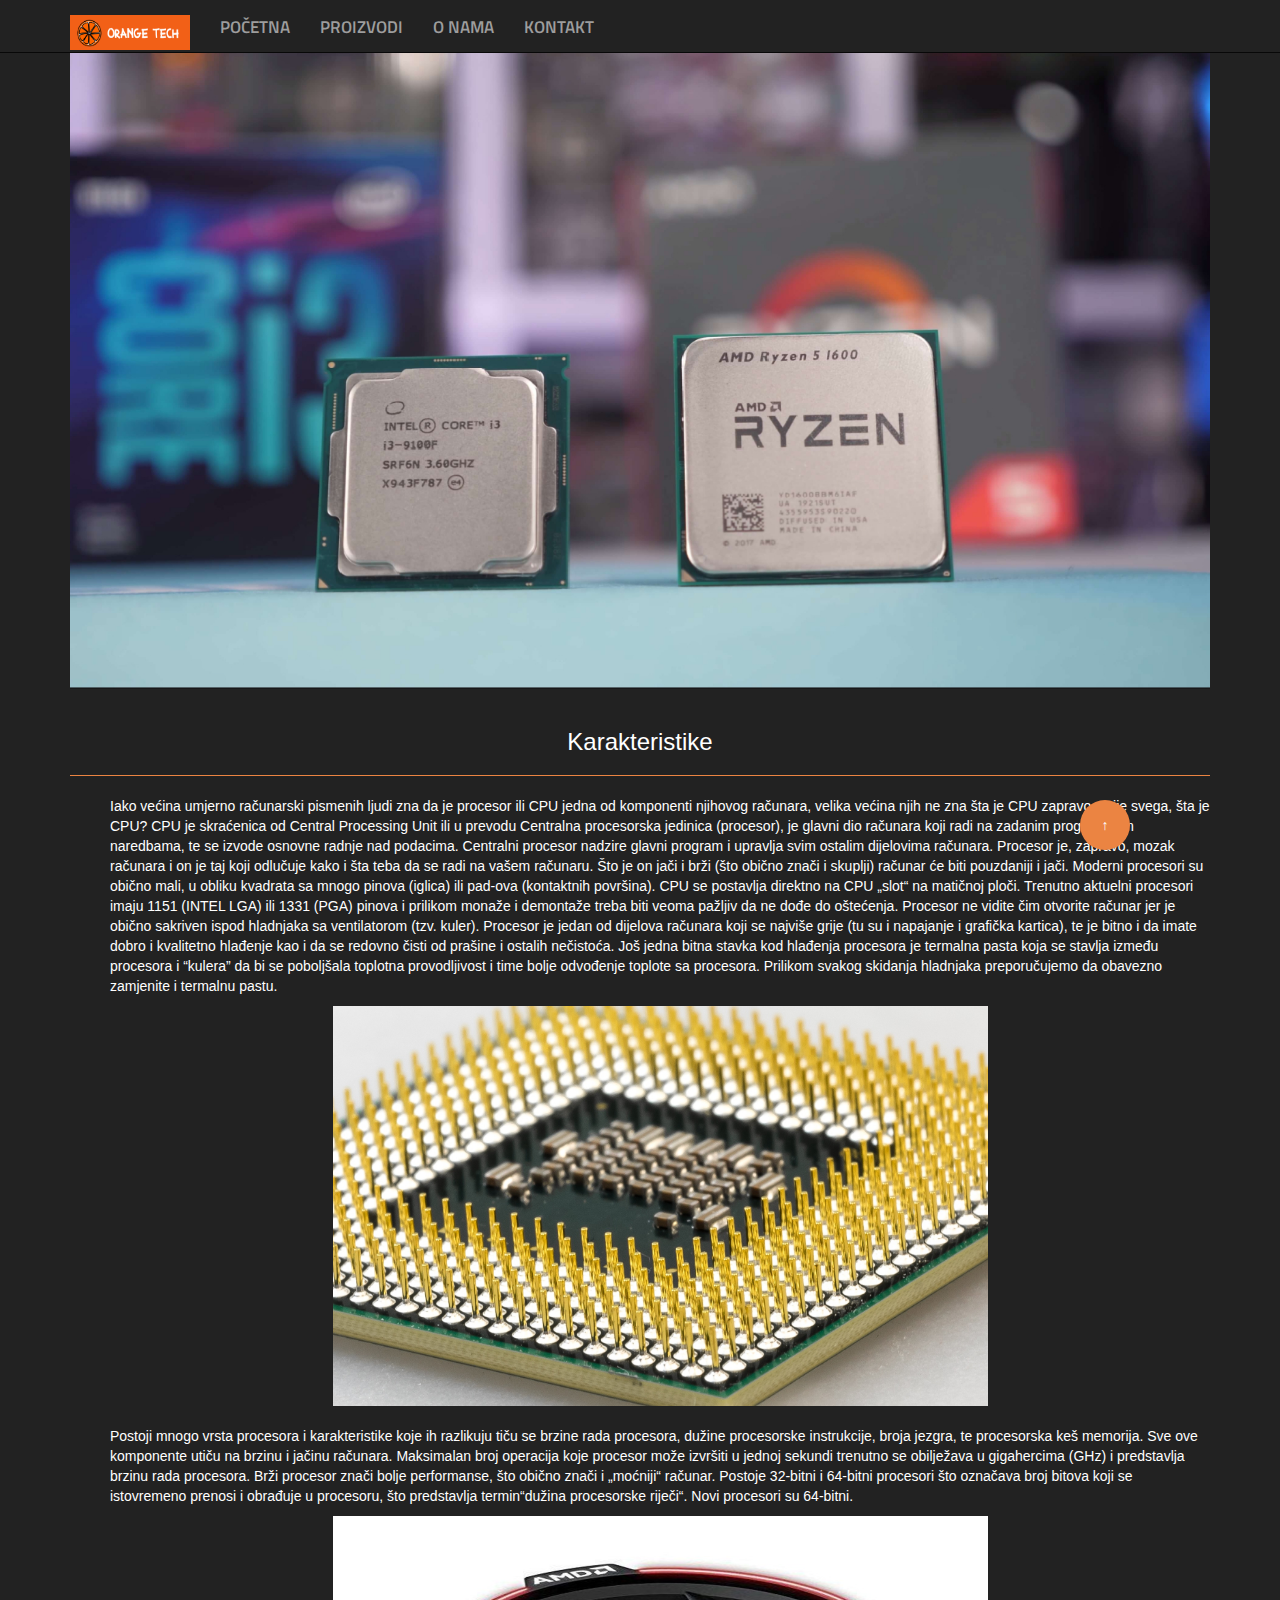
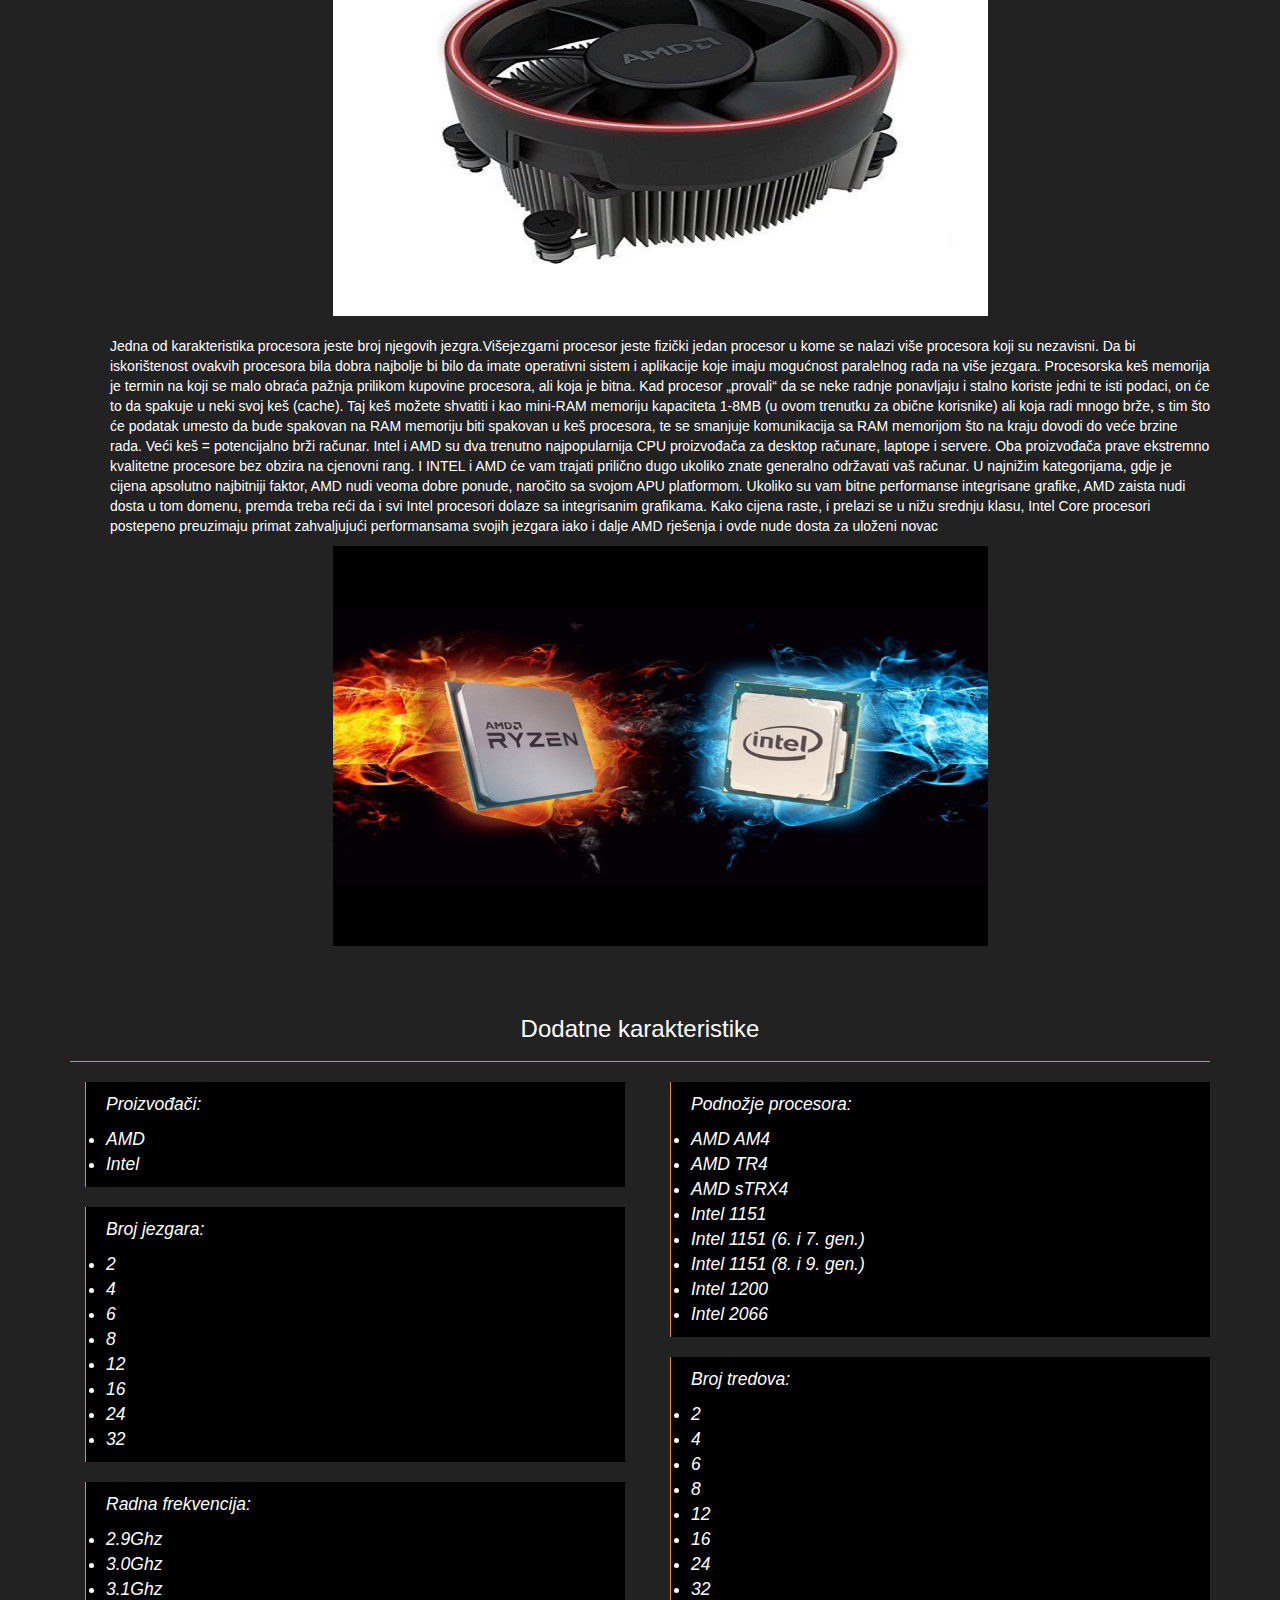
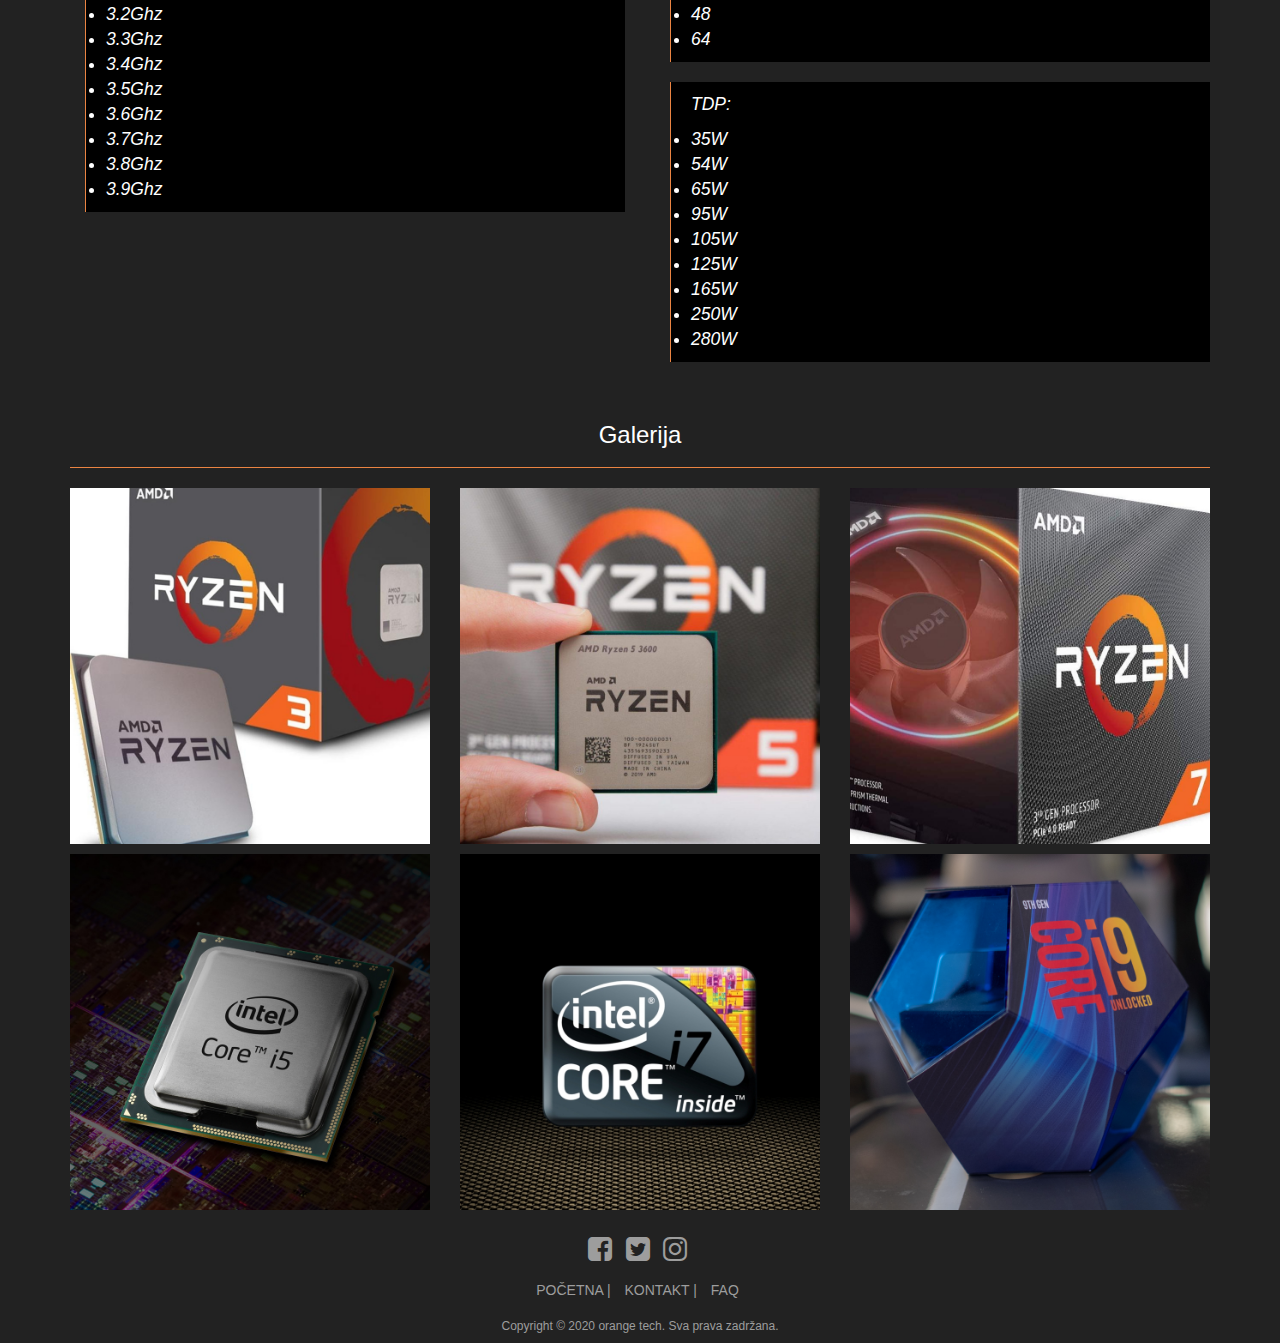
<file: procesori.html>
<!DOCTYPE html>
<html lang="sr">
  <head>
    <meta charset="utf-8">
    <meta http-equiv="X-UA-Compatible" content="IE=edge">
    <meta name="viewport" content="width=device-width, initial-scale=1">
    <title>Orange Tech. | Procesori</title>

    <!-- Bootstrap -->
    <link href="css/bootstrap.min.css" rel="stylesheet">
    <link href="css/styless.css" rel="stylesheet">
    <link href="https://fonts.googleapis.com/css?family=Titillium+Web" rel="stylesheet">
    <link rel="stylesheet" href="css/font-awesome.min.css">

<style>
.thumbnail{
  background-color: #111111;
  border-width: 0px 0px 2px 0px;
  border-color: #EB8442;
  padding: 0px; }
h4{
  padding: 5px;
  color:#EB8442;
     }
.center_image {
  width: 655px;
  height: 400px;
  margin: 0 auto;
}
#skrol{
  position: fixed;
  right: 150px;
  bottom: 50px;
  width: 50px;
  height: 50px;
  border-radius: 50%;
  background-color: #EB8442;
  outline: none;
  color: white;
  border: none;
    }
    </style>
</head>
<body>
    <nav class="navbar navbar-inverse navbar-fixed-top"><!-- Pocetak navbara -->
      <div class="container"><!-- Konteiner za navbar -->
        <div class="navbar-header"><!-- Brand ide ovde -->
          <!-- Hamburger dugme -->
          <button type="button" class="navbar-toggle collapsed" 
            data-toggle="collapse" 
            data-target="#collapsemenu"><!-- -->
            <span class="icon-bar"></span>
            <span class="icon-bar"></span>
            <span class="icon-bar"></span>
          </button>
          <a href="index.html" class="navbar-brand">
            <!-- Logo -->
            <img src="slike/orange_logo.png" width="120px" height="35px" alt="Orange Logo">
            
          </a>
        </div><!-- Kraj diva za brend -->
        <!-- Pocetak diva za collapse -->
        <div class="collapse navbar-collapse" id="collapsemenu">
            <ul class="nav navbar-nav font" ><!-- Pocetak liste za navbar -->
              <li><a href="index.html">POČETNA</a></li>
              <!-- <li><a href="Proizvodi.html">PROIZVODI</a></li> -->
              <li class="nav-item dropdown">
                <a class="nav-link dropdown-toggle" href="#" id="navbarDropdown" role="button" data-toggle="dropdown" aria-haspopup="true" aria-expanded="false">
                  PROIZVODI
                </a>
                <div class="dropdown-menu" aria-labelledby="navbarDropdown">
                  <a class="dropdown-item" href="procesori2.html">PROCESORI</a><br>
                  <a class="dropdown-item" href="#">GRAFIČKE KARTE</a><br>
                  <a class="dropdown-item" href="#">MATIČNE PLOČE</a><br>
                  <a class="dropdown-item" href="#">RAM MEMORIJA</a><br>
                  <a class="dropdown-item" href="#">SSD I HDD</a><br>
                  <a class="dropdown-item" href="#">NAPAJANJA</a>
                </div>
              </li>
              <li><a href="O_nama.html">O NAMA</a></li>
              <li><a href="kontakt.html">KONTAKT</a></li>
          </ul><!-- Kraj liste -->
        </div><!-- Kraj div collapsa -->
      </div><!-- Kraj konteiner navbara -->
    </nav><!-- Kraj navbara -->
    <div class="container content"><!-- Pocetak glavnog konteinera -->
      <div class="row">
        <div class="col-md-12">
          <img class="img-responsive" src="slike/procesor/procesorcover.jpg" alt="Procesor cover"/>
        </div><!-- row -->
      </div><!-- col-md-12 -->


      <div class="row">
        <div class="col-md-12">
          <div class="page-header">
            <h3 style="text-align: center;">Karakteristike</h3>
          </div><!-- page-header -->
          <ul id="karakteristike">
            <p>Iako većina umjerno računarski pismenih ljudi zna da je procesor ili CPU jedna od komponenti njihovog računara, velika većina njih ne zna šta je CPU zapravo.
                Prije svega, šta je CPU? CPU  je skraćenica od  Central Processing Unit ili u prevodu Centralna procesorska jedinica (procesor), je glavni dio računara koji 
                radi na zadanim programskim naredbama, te se izvode osnovne radnje nad podacima. Centralni procesor nadzire glavni program i upravlja svim ostalim dijelovima računara.
                Procesor je, zapravo, mozak računara i on je taj koji odlučuje kako i šta teba da se radi na vašem računaru. Što je on jači i brži (što obično znači i skuplji) 
                računar će biti pouzdaniji i jači.
                Moderni procesori su obično mali, u obliku kvadrata sa mnogo pinova (iglica) ili pad-ova (kontaktnih površina). CPU se postavlja 
                direktno na CPU „slot“ na matičnoj ploči. Trenutno aktuelni procesori imaju 1151 (INTEL LGA) ili 1331 (PGA) pinova i prilikom monaže i demontaže treba 
                biti veoma pažljiv da ne dođe do oštećenja.
                Procesor ne vidite čim otvorite računar jer je  obično sakriven ispod hladnjaka sa ventilatorom (tzv. kuler). 
                Procesor je jedan od dijelova računara koji se najviše grije (tu su i napajanje i grafička kartica), te je bitno i da imate dobro i 
                kvalitetno hlađenje kao i da se redovno čisti od prašine i ostalih nečistoća. Još jedna bitna stavka kod hlađenja procesora je termalna 
                pasta koja se stavlja između procesora i “kulera” da bi se poboljšala toplotna provodljivost i time bolje odvođenje toplote sa procesora. 
                Prilikom svakog skidanja hladnjaka preporučujemo da obavezno zamjenite i termalnu pastu.
                </p>
                  <img class="img-responsive center_image" src="slike/procesor/cpu1.jpeg" alt="Procesor 1"> <br>
                <p>Postoji mnogo vrsta procesora i karakteristike koje ih razlikuju tiču se brzine rada procesora, dužine procesorske instrukcije, broja jezgra, 
                    te procesorska keš memorija. Sve ove komponente utiču na brzinu i jačinu računara.
                    Maksimalan broj operacija koje procesor može izvršiti u jednoj sekundi trenutno se obilježava u gigahercima (GHz) i predstavlja brzinu rada procesora. 
                    Brži procesor znači bolje performanse, što obično znači i „moćniji“ računar.
                    Postoje 32-bitni i 64-bitni procesori što označava broj bitova koji se istovremeno prenosi i obrađuje u procesoru, 
                    što predstavlja termin“dužina procesorske riječi“. Novi procesori su 64-bitni.
                    </p>
                    <img class="img-responsive center_image" src="slike/procesor/cpu2.jpg" alt="Procesor 2"> <br>
                    <p>Jedna od karakteristika procesora jeste broj njegovih jezgra.Višejezgarni procesor jeste fizički jedan procesor u 
                        kome se nalazi više procesora koji su nezavisni. Da bi iskorištenost ovakvih procesora bila dobra najbolje bi bilo da imate operativni sistem i 
                        aplikacije koje imaju mogućnost paralelnog rada na više jezgara.
                        Procesorska keš memorija je termin na koji se malo obraća pažnja prilikom kupovine procesora, ali koja je bitna. Kad procesor „provali“ da se neke 
                        radnje ponavljaju i stalno koriste jedni te isti podaci, on će to da spakuje u neki svoj keš (cache). Taj keš možete shvatiti i kao mini-RAM memoriju 
                        kapaciteta 1-8MB (u ovom trenutku za obične korisnike) ali koja radi mnogo brže, s tim što će podatak umesto da bude spakovan na RAM memoriju biti spakovan 
                        u keš procesora, te se smanjuje komunikacija sa RAM memorijom što na kraju dovodi do veće brzine rada. Veći keš = potencijalno brži računar.
                        Intel i AMD su dva trenutno najpopularnija  CPU proizvođača za desktop računare, laptope i servere. Oba proizvođača prave ekstremno kvalitetne 
                        procesore bez obzira na cjenovni rang. I INTEL i AMD će vam trajati prilično dugo ukoliko znate generalno održavati vaš računar. U najnižim kategorijama, 
                        gdje je cijena apsolutno najbitniji faktor, AMD nudi veoma dobre ponude, naročito sa svojom APU platformom. 
                        Ukoliko su vam bitne performanse integrisane grafike, AMD zaista nudi dosta u tom domenu, premda treba reći da i svi 
                        Intel procesori dolaze sa integrisanim grafikama. Kako cijena raste, i prelazi se u nižu srednju klasu, Intel Core procesori postepeno preuzimaju 
                        primat zahvaljujući performansama svojih jezgara iako i dalje AMD rješenja i ovde nude dosta za uloženi novac 
                        </p>
                        <img class="img-responsive center_image" src="slike/procesor/cpu3.jpg" alt="Procesor 3"> <br>
                  
          </ul>
        </div><!-- col-md-6 -->
      </div><!-- row -->

      <div class="row"> <!--header za dodatne karakteristike-->
        <div class="col-md-12">
          <div class="page-header">
            <h3 style="text-align: center;">Dodatne karakteristike</h3>
          </div>
        </div>
      </div>

      <div class="row">
        <div class="col-md-6"> <!-- leva strana karakteristika-->
          <blockquote>
            <p class="contenteditable"><!-- contenteditable klasa za oblikovanje teksta -->
             Proizvođači:
              <li>AMD</li>
              <li>Intel</li>
              
            </p>
            </blockquote>
            <blockquote>
              <p class="contenteditable"><!-- contenteditable klasa za oblikovanje teksta -->
              Broj jezgara:
              <li>2</li>
              <li>4</li>
              <li>6</li>
              <li>8</li>
              <li>12</li>
              <li>16</li>
              <li>24</li>
              <li>32</li>
              </p>
            </blockquote>

            <blockquote>
                <p class="contenteditable"><!-- contenteditable klasa za oblikovanje teksta -->
                Radna frekvencija:
                <li>2.9Ghz</li>
                <li>3.0Ghz</li>
                <li>3.1Ghz</li>
                <li>3.2Ghz</li>
                <li>3.3Ghz</li>
                <li>3.4Ghz</li>
                <li>3.5Ghz</li>
                <li>3.6Ghz</li>
                <li>3.7Ghz</li>
                <li>3.8Ghz</li>
                <li>3.9Ghz</li>
                </p>
              </blockquote>
        </div><!-- col-md-6 -->

        <div class="col-md-6"> <!--desna strana karakteristika-->
            <blockquote>
              <p class="contenteditable"><!-- contenteditable klasa za oblikovanje teksta -->
               Podnožje procesora:
                <li>AMD AM4</li>
                <li>AMD TR4</li>
                <li>AMD sTRX4</li>
                <li>Intel 1151</li>
                <li>Intel 1151 (6. i 7. gen.)</li>
                <li>Intel 1151 (8. i 9. gen.)</li>
                <li>Intel 1200</li>
                <li>Intel 2066</li>
              </p>
              </blockquote>
          <blockquote>
            <p class="contenteditable"><!-- contenteditable klasa za oblikovanje teksta -->
             Broj tredova:
              <li>2</li>
              <li>4</li>
              <li>6</li>
              <li>8</li>
              <li>12</li>
              <li>16</li>
              <li>24</li>
              <li>32</li>
              <li>48</li>
              <li>64</li>
            </p>
            </blockquote>
          <blockquote>
            <p class="contenteditable"><!-- contenteditable klasa za oblikovanje teksta -->
            TDP:
            <li>35W</li>
            <li>54W</li>
            <li>65W</li>
            <li>95W</li>
            <li>105W</li>
            <li>125W</li>
            <li>165W</li>
            <li>250W</li>
            <li>280W</li>
            </p>
          </blockquote>
        </div><!-- col-md-6 -->
      </div><!-- row -->


      <div class="row">
        <div class="col-md-12">
          <div class="page-header">
            <h3 style="text-align: center;">Galerija</h3>
          </div><!-- page-header -->
          <div class="row">
             <div class="col-md-4">
               <img class="img-responsive zoom_05" src="slike/procesor/slika1.jpg" alt="Procesor 4" data-zoom-image="slike/procesor/slika1.jpg"/>
             </div><!-- col-md-4  -->
              <div class="col-md-4">
                <img class="img-responsive zoom_05" src="slike/procesor/slika2.jpg" alt="Procesor 5" data-zoom-image="slike/procesor/slika2.jpg"/>
              </div><!-- col-md-4  -->
              <div class="col-md-4">
                <img class="img-responsive zoom_05" src="slike/procesor/slika3.jpg" alt="Procesor 6" data-zoom-image="slike/procesor/slika3.jpg"/>
              </div><!-- col-md-4  -->  
          </div><!-- row -->
          <div class="row" style="margin-top: 10px;">
            <div class="col-md-4">
               <img class="img-responsive zoom_05" src="slike/procesor/slika4.jpg" alt="Procesor 7" data-zoom-image="slike/procesor/slika4.jpg"/>
             </div><!-- col-md-4  -->
             <div class="col-md-4">
               <img class="img-responsive zoom_05" src="slike/procesor/slika5.jpg" alt="Procesor 8" data-zoom-image="slike/procesor/slika5.jpg"/>
             </div><!-- col-md-4  -->
             <div class="col-md-4">
               <img class="img-responsive zoom_05" src="slike/procesor/slika6.jpg" alt="Procesor 9" data-zoom-image="slike/procesor/slika6.jpg"/>
             </div><!-- col-md-4  -->
          </div><!-- row -->
        </div><!-- "col-md-12" -->
      </div><!-- row -->

      <button id="skrol">
        <i>&#8593;</i>
      </button>
      
        <footer><!-- Footer -->
        <div class="col-md-2 col-md-offset-5  col-sm-4 col-sm-offset-4 col-xs-6 col-xs-offset-3 "><!--  div -->
          <ul class="list-inline footer-social-icons">
            <li>
              <a href="#" target="_blank">
                 <i class="fa fa-facebook-square fa-2x"></i>
              </a>
            </li>
            <li class="center-block">
              <a href="#" target="_blank">
                <i class="fa fa-twitter-square fa-2x"></i>
              </a>
            </li>
            <li>
              <a href="#" target="_blank">
                <i class="fa fa-instagram fa-2x"></i>
              </a>
            </li>
          </ul>
        </div><!--  div kraj -->
        <div class="col-md-offset-4 col-md-4 col-sm-offset-3 col-sm-6  col-xs-10 col-xs-offset-1 col-lg-offset-4 col-lg-4"><!-- div2 -->
        </div><!--  div2 kraj -->
        <div class="col-md-offset-4 col-md-4  col-sm-12  col-xs-12 ">
          <ul class="list-inline">
            <li><a href="index.html">POČETNA </a>|</li>
            <li><a href="kontakt.html">KONTAKT </a>|</li>
            <li><a href="FAQ.html">FAQ </a></li>
          </ul>
        </div>
        <div class="col-md-offset-4 col-md-4 centered col-sm-offset-3 col-sm-6 col-xs-10 col-xs-offset-1" ><!--  div3  -->
          <h6 style="color: #9d9d9d; text-align: center;">Copyright © 2020 orange tech. Sva prava zadržana.</h6>
        </div><!--  div3 kraj -->
      </footer><!-- Footer kraj -->
    </div><!-- Kraj glavnog konteinera -->
    <!-- jQuery (necessary for Bootstrap's JavaScript plugins) -->
    <script src="https://ajax.googleapis.com/ajax/libs/jquery/1.12.4/jquery.min.js"></script>
    <script src="js/bootstrap.min.js"></script>
    <script src="js/script.js"></script>
    <script src="js/jquery.elevatezoom.js"></script>
    <!-- skripta za zoom od elevata -->
    <script>
          $('.zoom_05').elevateZoom({zoomType: "inner",cursor: "crosshair", zoomWindowFadeIn: 500,zoomWindowFadeOut: 750}); 
    </script>
    <script>
      $(document).ready(function(){
          $('[data-toggle="tooltip"]').tooltip(); 
      });
    </script>
    <script src="korpa.js"></script>
  </body>
</html>
</file>
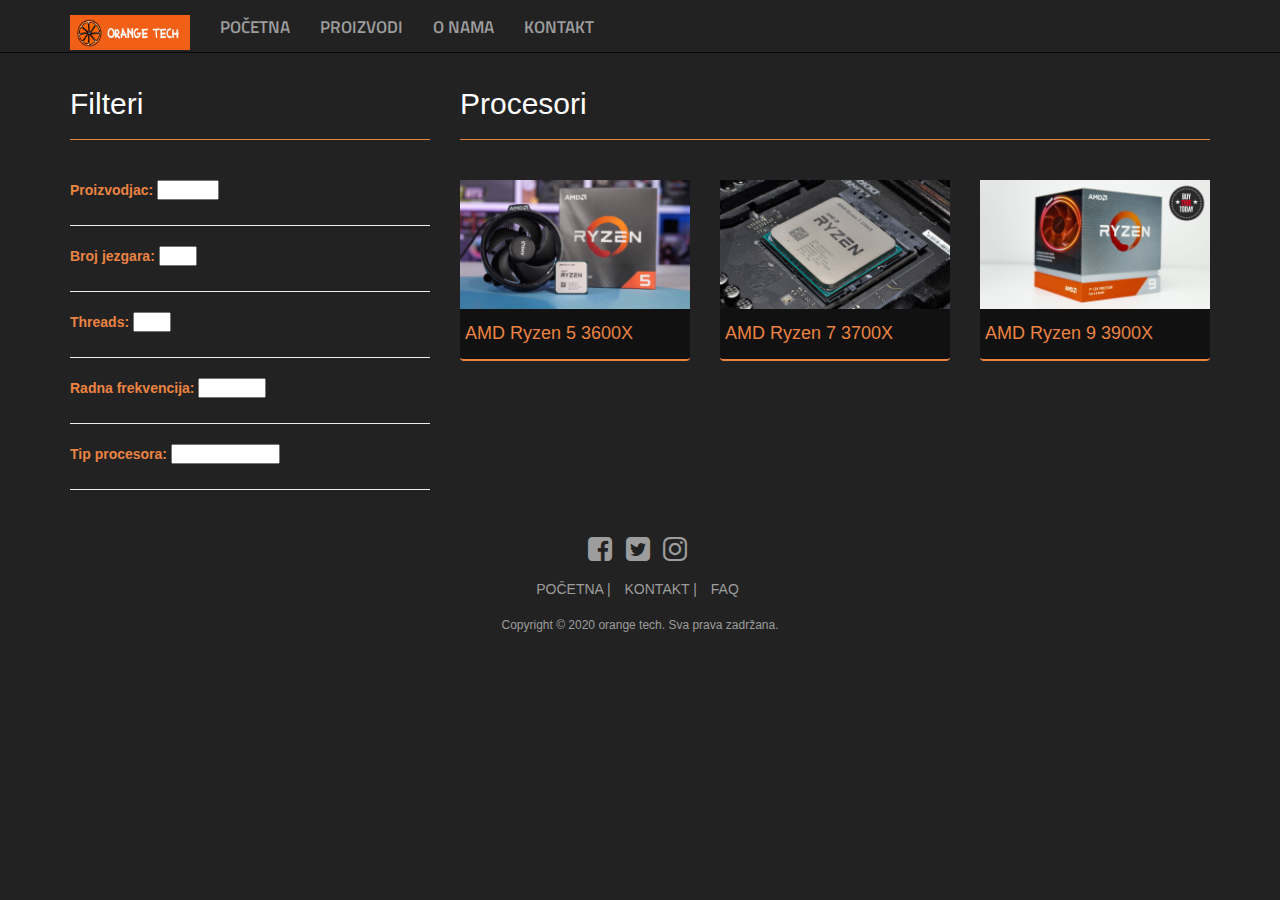
<file: procesori2.html>
<!DOCTYPE html>
<html lang="sr">
  <head>
    <meta charset="utf-8">
    <meta http-equiv="X-UA-Compatible" content="IE=edge">
    <meta name="viewport" content="width=device-width, initial-scale=1">
    <title>Orange Tech. | Procesori</title>

    <!-- Bootstrap -->
    <link href="css/bootstrap.min.css" rel="stylesheet">
    <link href="css/styless.css" rel="stylesheet">
    <link href="https://fonts.googleapis.com/css?family=Titillium+Web" rel="stylesheet">
    <link rel="stylesheet" href="css/font-awesome.min.css">

<style>
.thumbnail{
  background-color: #111111;
  border-width: 0px 0px 2px 0px;
  border-color: #EB8442;
  padding: 0px; 
  margin-top: 20px;}
h4{
  padding: 5px;
  color: #EB8442;
     }
option {
  color: black;
     }
  </style>
  </head>
  <body>
    <nav class="navbar navbar-inverse navbar-fixed-top"><!-- Pocetak navbara -->
      <div class="container"><!-- Konteiner za navbar -->
        <div class="navbar-header"><!-- Brand ide ovde -->
          <!-- Hamburger dugme -->
          <button type="button" class="navbar-toggle collapsed" 
            data-toggle="collapse" 
            data-target="#collapsemenu"><!--  -->
            <span class="icon-bar"></span>
            <span class="icon-bar"></span>
            <span class="icon-bar"></span>
          </button>
          <a href="index.html" class="navbar-brand">
            <!-- Logo -->
            <img src="slike/orange_logo.png" width="120px" height="35px" alt="Orange Logo">
          </a>
        </div><!-- Kraj diva za brend -->
        <!-- Pocetak diva za collapse -->
        <div class="collapse navbar-collapse" id="collapsemenu">
            <ul class="nav navbar-nav font" ><!-- Pocetak liste za navbar -->
              <li><a href="index.html">POČETNA</a></li>
              <!-- <li><a href="Proizvodi.html">PROIZVODI</a></li> -->
              <li class="nav-item dropdown">
                <a class="nav-link dropdown-toggle" href="#" id="navbarDropdown" role="button" data-toggle="dropdown" aria-haspopup="true" aria-expanded="false">
                  PROIZVODI
                </a>
                <div class="dropdown-menu" aria-labelledby="navbarDropdown">
                  <a class="dropdown-item" href="procesori2.html">PROCESORI</a><br>
                  <a class="dropdown-item" href="#">GRAFIČKE KARTE</a><br>
                  <a class="dropdown-item" href="#">MATIČNE PLOČE</a><br>
                  <a class="dropdown-item" href="#">RAM MEMORIJA</a><br>
                  <a class="dropdown-item" href="#">SSD I HDD</a><br>
                  <a class="dropdown-item" href="#">NAPAJANJA</a>
                </div>
              </li>
              <li><a href="O_nama.html">O NAMA</a></li>
              <li><a href="kontakt.html">KONTAKT</a></li>
          </ul><!-- Kraj liste -->
        </div><!-- Kraj div collapsa -->
      </div><!-- Kraj konteiner navbara -->
    </nav><!-- Kraj navbara -->
    
    <div class="container content"><!-- Pocetak glavnog konteinera -->
       
      <div class="row">
        <div class="col-md-4">
          <div class="page-header">
            <h2>Filteri</h2>
          </div><!-- page-header -->
          <br>
          <label for="iproizvodjac" style="color: #EB8442;">Proizvodjac:</label>

            <select name="nproizvodjac" id="iproizvodjac">
                <option value="AMD">AMD</option>
                <option value="INTEL">INTEL</option>
            </select>

            <br><hr>

            <label for="ijezgro" style="color: #EB8442;">Broj jezgara:</label>

            <select name="njezgro" id="ijezgro">
                <option value="2">2</option>
                <option value="4">4</option>
                <option value="6">6</option>
                <option value="8">8</option>
                <option value="12">12</option>
                <option value="16">16</option>
                <option value="24">24</option>
            </select>
            <br><hr>

            <label for="ithread" style="color: #EB8442;">Threads:</label>

            <select name="nthread" id="ithread">
                <option value="6">6</option>
                <option value="8">8</option>
                <option value="12">12</option>
                <option value="16">16</option>
                <option value="24">24</option>
                <option value="32">32</option>
                <option value="48">48</option> 
            </select>
            <br><hr>
            <label for="ifrek" style="color: #EB8442;">Radna frekvencija:</label>

            <select name="nfrek" id="ifrek">
                <option value="3.4Ghz">3.4Ghz</option>
                <option value="3.5Ghz">3.5Ghz</option>
                <option value="3.6Ghz">3.6Ghz</option>
                <option value="3.7Ghz">3.7Ghz</option>
                <option value="3.8Ghz">3.8Ghz</option>
                <option value="3.9Ghz">3.9Ghz</option>
            </select>
            <br><hr>
            
            
            <label for="icpu" style="color: #EB8442;">Tip procesora:</label>

            <select name="ncpu" id="icpu">
                <option value="AMD Ryzen 3">AMD Ryzen 3</option>
                <option value="AMD Ryzen 5">AMD Ryzen 5</option>
                <option value="AMD Ryzen 7">AMD Ryzen 7</option>
                <option value="AMD Ryzen 9">AMD Ryzen 9</option>
            </select>
            <hr>



        </div>

        <div class="col-md-8">
          <div class="page-header">
            <h2>Procesori</h2>
          </div><!-- page-header -->
          <div class="row">
            <div class="col-md-4">
            <div class="thumbnail">
              <img src="slike/procesor2/ryzen5.jpg" alt="Procesor Ryzen 5 3600x">
              <a href="ryzen53600x.html"><h4>AMD Ryzen 5 3600X</h4></a>
            </div><!-- thumbnail -->
          </div><!-- col-md-4 -->
          <div class="col-md-4">
            <div class="thumbnail">
              <img src="slike/procesor2/ryzen7.jpg" alt="Procesor Ryzen 7 3700x">
              <a href="ryzen73700x.html"><h4>AMD Ryzen 7 3700X</h4></a>
            </div><!-- thumbnail -->
          </div><!-- col-md-4 -->
          <div class="col-md-4">
            <div class="thumbnail">
              <img src="slike/procesor2/ryzen9.jpg" alt="Procesor Ryzen 9 3900x">
              <a href="ryzen93900x.html"><h4>AMD Ryzen 9 3900X</h4></a>
            </div><!-- thumbnail -->
          </div><!-- col-md-4 -->
          </div><!-- row -->
        </div><!-- col-md-12 -->
      </div><!-- row -->

      
      <div id="ispisTeksta"></div>

      
      <footer><!-- Footer -->
        <div class="col-md-2 col-md-offset-5  col-sm-4 col-sm-offset-4 col-xs-6 col-xs-offset-3 "><!--  div -->
          <ul class="list-inline footer-social-icons">
            <li>
              <a href="#" target="_blank">
                 <i class="fa fa-facebook-square fa-2x"></i>
              </a>
            </li>
            <li class="center-block">
              <a href="#" target="_blank">
                <i class="fa fa-twitter-square fa-2x"></i>
              </a>
            </li>
            <li>
              <a href="#" target="_blank">
                <i class="fa fa-instagram fa-2x"></i>
              </a>
            </li>
          </ul>
        </div><!--  div kraj -->
        <div class="col-md-offset-4 col-md-4  col-sm-12  col-xs-12 ">
          <ul class="list-inline">
            <li><a href="index.html">POČETNA </a>|</li>
            <li><a href="kontakt.html">KONTAKT </a>|</li>
            <li><a href="FAQ.html">FAQ </a></li>
          </ul>
        </div>
        <div class="col-md-offset-4 col-md-4 centered col-sm-offset-3 col-sm-6 col-xs-10 col-xs-offset-1" ><!--  div3  -->
          <h6 style="color: #9d9d9d; text-align: center;">Copyright © 2020 orange tech. Sva prava zadržana.</h6>
        </div><!--  div3 kraj -->
      </footer><!-- Footer kraj -->
    </div><!-- Kraj glavnog konteinera -->
    <!-- jQuery (necessary for Bootstrap's JavaScript plugins) -->
    <script src="https://ajax.googleapis.com/ajax/libs/jquery/1.12.4/jquery.min.js"></script>
    <script src="js/bootstrap.min.js"></script>
    <script src="js/script.js"></script>

    <script>

      fetch('./datoteka/vebprodavnica.txt')
        .then(response => response.text())
        .then(data => obrada(data));
        

        function obrada (tekst) {
          niz = tekst.split('\n');
          console.log(niz);

          nizPodaci = [];
          // string svojstva pretvoren u niz svojstava
          for(let i=0; i<niz.length; i++) {
            nizPodaci.push(niz[i].split(','));
            
          }
          console.log(nizPodaci);
          // uklanjanje belina
          for(let i=0; i<nizPodaci.length; i++){
            for(let j=0; j<nizPodaci[i].length; j++){
              nizPodaci[i][j]=nizPodaci[i][j].trim();
            }
          }
          console.log(nizPodaci);

          svojstva=['sifra', 'nproizvodjac', 'njezgro', 'nthread', 'nfrek', 'ncpu', 'slika', 'cena'];

          artikli = [];

          for(let i=0; i<nizPodaci.length; i++){
            obj =  new Object();
            for(let j=0; j<8; j++) {
              obj[svojstva[j]] = nizPodaci[i][j];

            }
              artikli.push(obj);
              // console.log(obj);
          }
          
          console.log(artikli);
          var rezultat = [];
          opcija = document.getElementsByTagName("select");
          console.log(opcija);
            for(let i=0; i<opcija.length; i++){
              opcija[i].addEventListener("change",function(){
                var ind = opcija[i].selectedIndex;
                console.log(ind);
                console.log(opcija[i].name);

                rezultat = artikli.filter(element => element[opcija[i].name] == opcija[i][ind].value);
                console.log(opcija[i][ind].value);
                console.log(rezultat);
                // praznjenje tabele
                isprazniTabelu();


                // umetanje tabele
                kreirajTabelu();
                tabela = document.getElementById('iTabela');
                ispis = document.getElementById('ispisTeksta');
                ispisi2 = document.getElementById('123');
                if (rezultat.length !=0) {
                  //tabela.style.display = 'table';
                  prazanRed = tabela.insertRow(1);
                  cNazivArtikla = prazanRed.insertCell(0);
                  cProizvodjac = prazanRed.insertCell(1);
                  cJezgro = prazanRed.insertCell(2);
                  cThread = prazanRed.insertCell(3);
                  cRadnaFrek = prazanRed.insertCell(4);
                  cTipProcesora = prazanRed.insertCell(5);
                  cSlika = prazanRed.insertCell(6);
                  cCena = prazanRed.insertCell(7);
                  for(let i = 0; i< rezultat.length; i++) {
                    cNazivArtikla.innerHTML = rezultat[i].sifra;
                    cProizvodjac.innerHTML = rezultat[i].nproizvodjac;
                    cJezgro.innerHTML = rezultat[i].njezgro;
                    cThread.innerHTML = rezultat[i].nthread;
                    cRadnaFrek.innerHTML = rezultat[i].nfrek;
                    cTipProcesora.innerHTML = rezultat[i].ncpu;
                    cSlika.innerHTML = (`<img src ='./slike/procesor2/${rezultat[i].slika}' height='100px',  alt='slika'><img>`);
                    cCena.innerHTML = rezultat[i].cena;
                  }
                } else {
                  tabela.style.display = 'none';
                  ispis.innerHTML ='Trenutno nemamo artikle sa zadatim kriterijumom pretrage';
                }
              });
              
              console.log(artikli);
              
              
            }
      
        
        }

        function kreirajTabelu(){
          var div = document.createElement("div");
          document.body.appendChild(div);
          // div.innerHTML= 'neki tekst';
          div.classList.add('tabela');
          // div.setAttribute('class','tabela1');
          // div.removeAttribute('class');
          div.innerHTML = `<table id="iTabela">
        <tr>
          <td>Naziv artikla</td>
          <td>Proizvodjac</td>
          <td>Broj jezgara</td>
          <td>Broj thread-ova</td>    
          <td>Radna frekvencija</td>
          <td>Tip procesora</td>
          <td>Slika</td>
          <td>Cena</td>

        </tr>

      </table>`;
        }
        function isprazniTabelu(){
          div = document.getElementsByClassName('tabela')[0];
          if(div){
            document.body.removeChild(div);
          }
          

        }


    </script>

  </body>
</html>
</file>
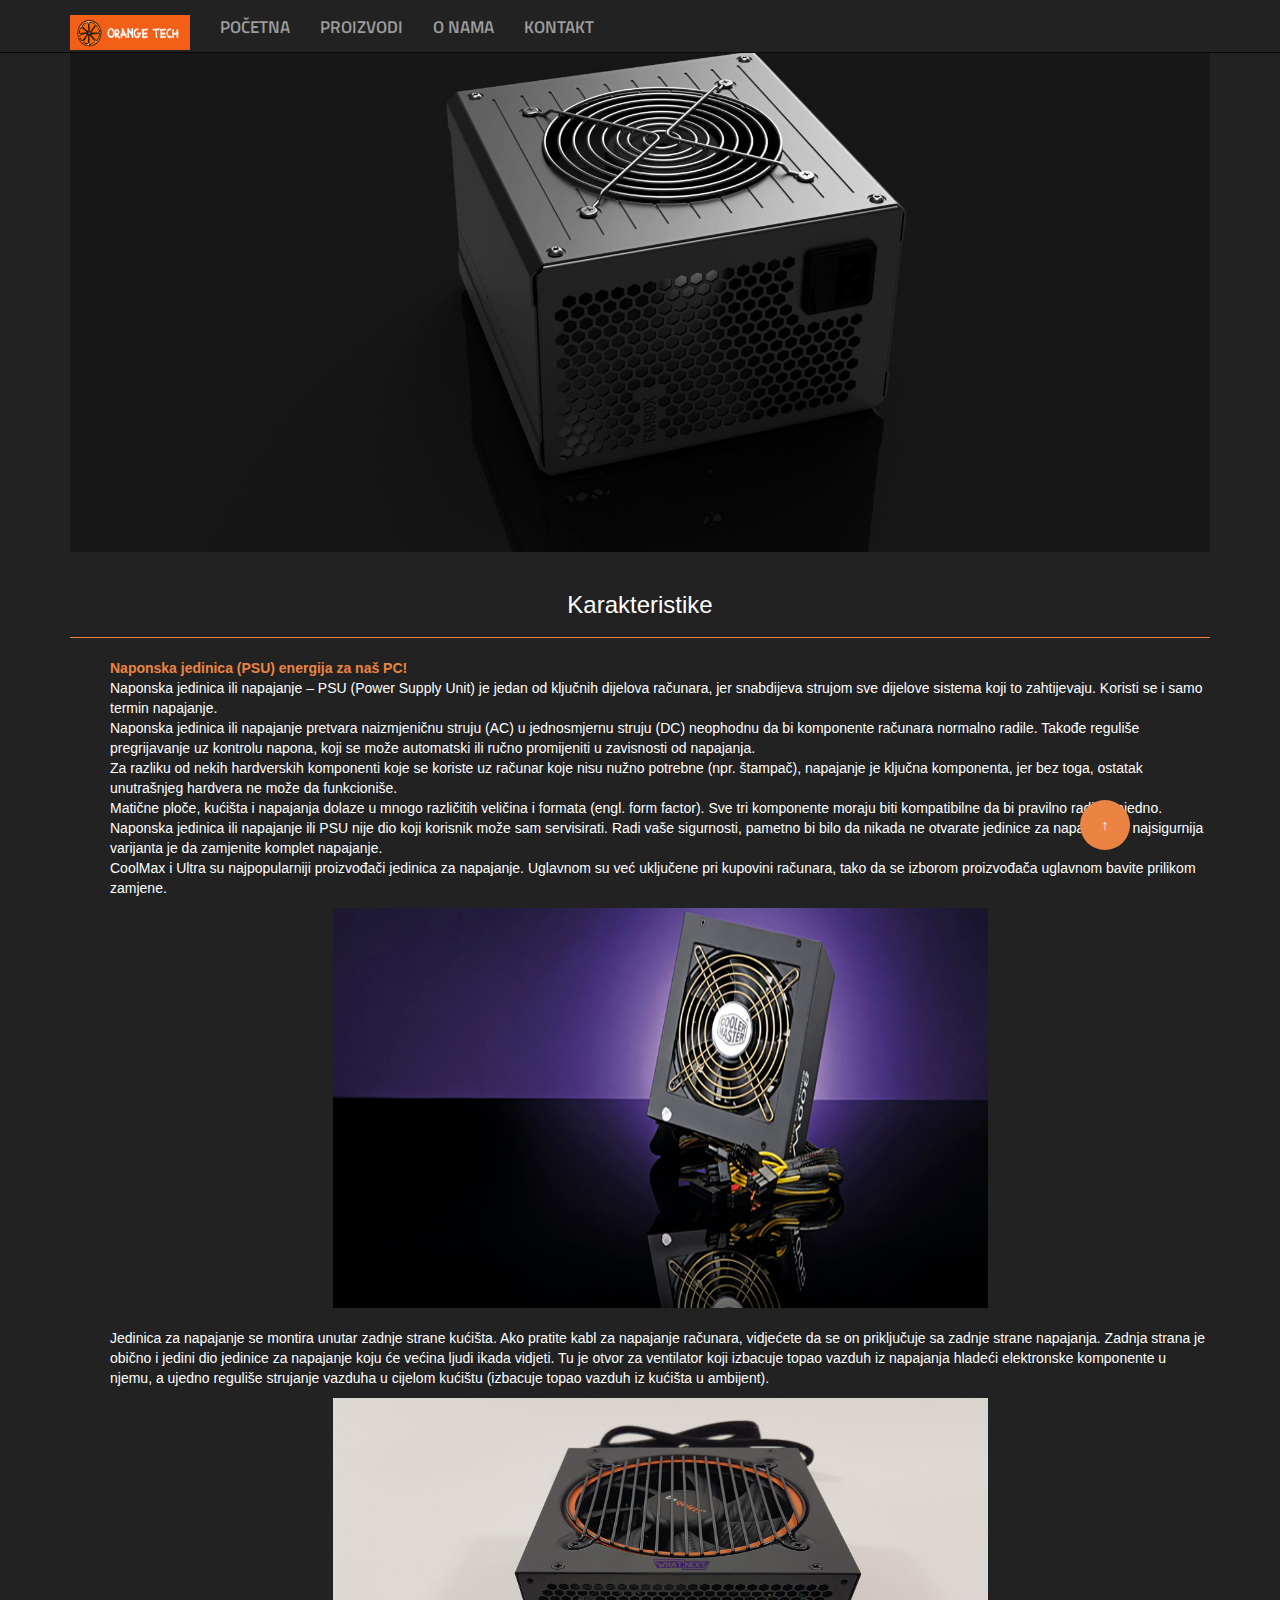
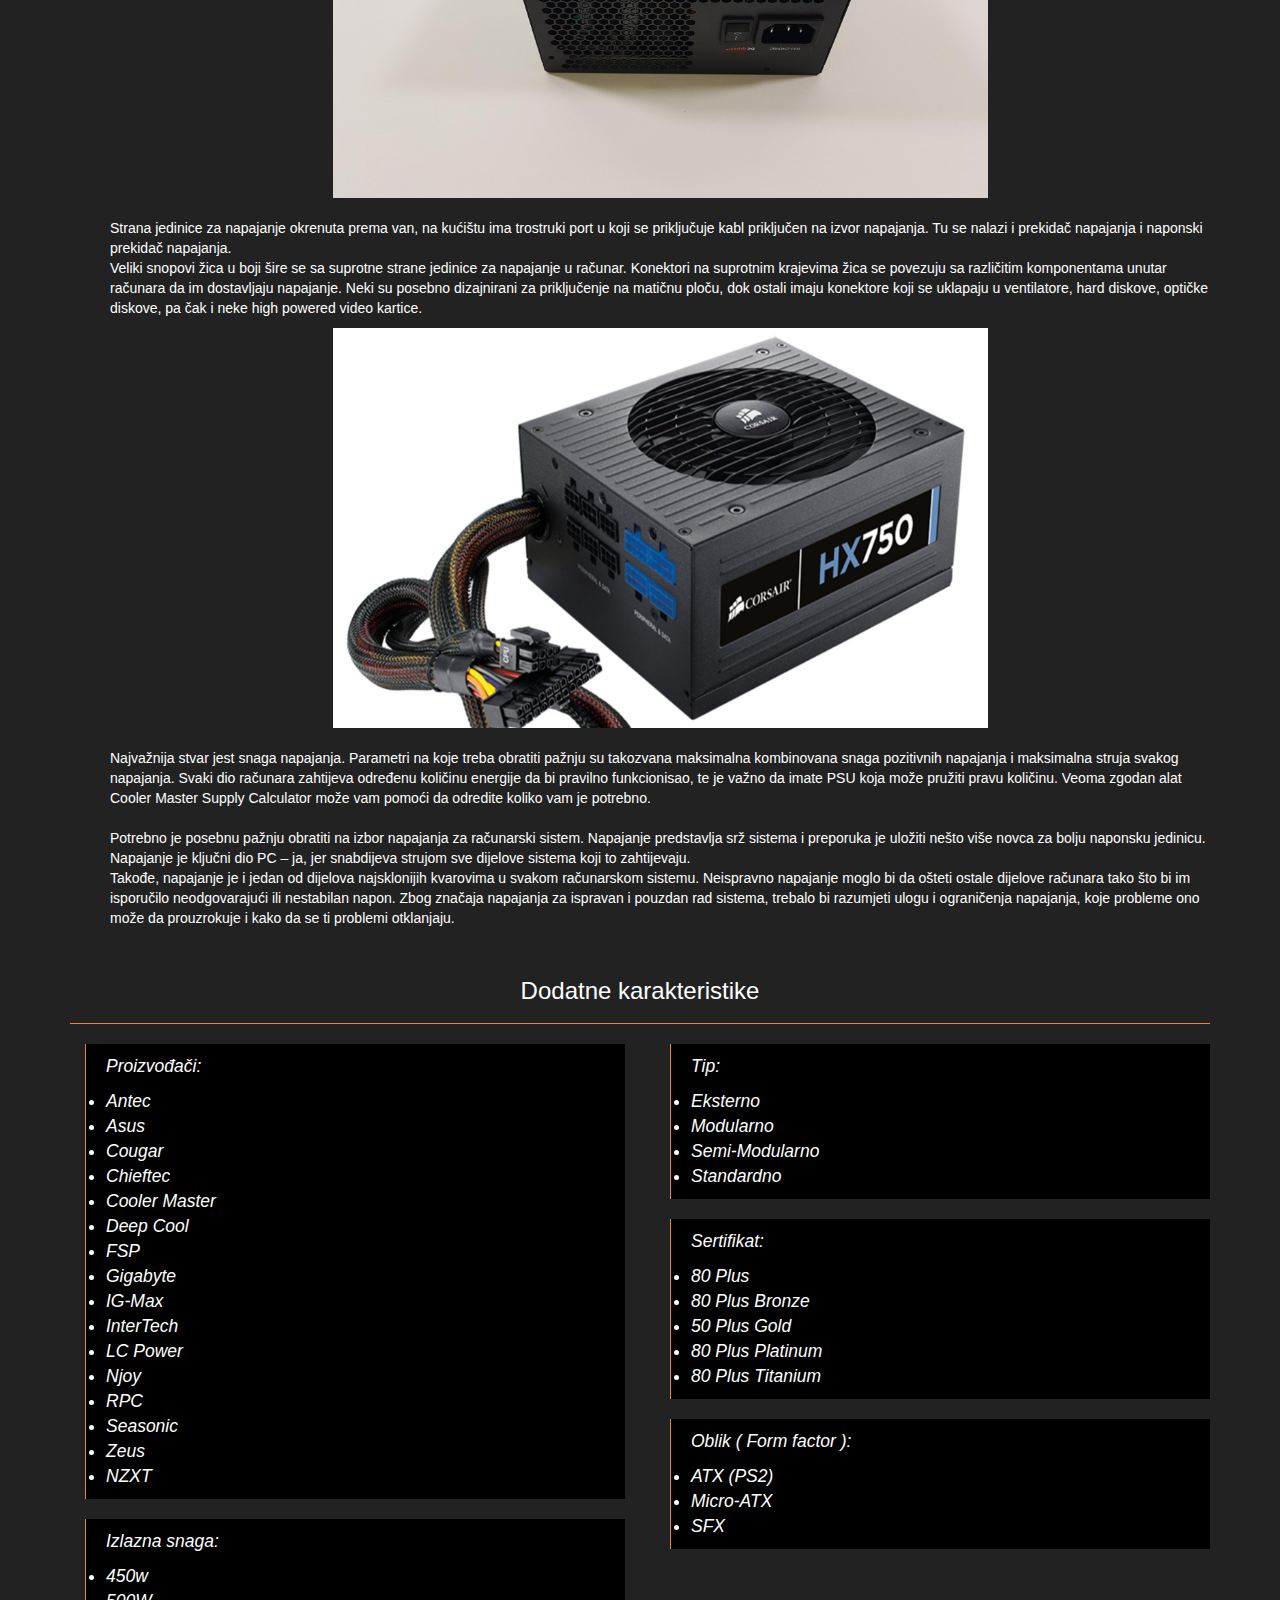
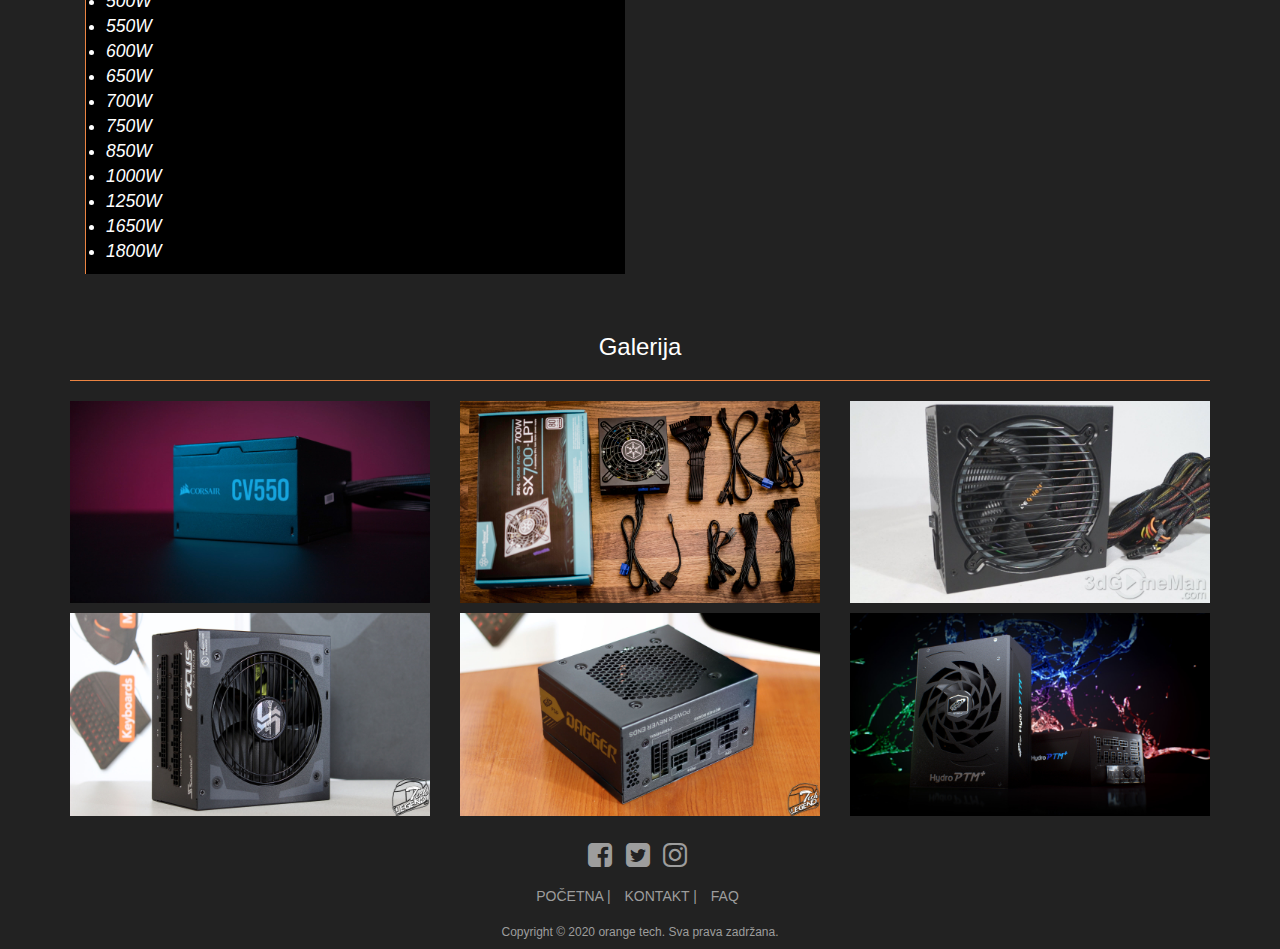
<file: psu.html>
<!DOCTYPE html>
<html lang="sr">
  <head>
    <meta charset="utf-8">
    <meta http-equiv="X-UA-Compatible" content="IE=edge">
    <meta name="viewport" content="width=device-width, initial-scale=1">
    <title>Orange Tech. | Napajanja</title>

    <!-- Bootstrap -->
    <link href="css/bootstrap.min.css" rel="stylesheet">
    <link href="css/styless.css" rel="stylesheet">
    <link href="https://fonts.googleapis.com/css?family=Titillium+Web" rel="stylesheet">
    <link rel="stylesheet" href="css/font-awesome.min.css">

<style>
.thumbnail{
  background-color: #111111;
  border-width: 0px 0px 2px 0px;
  border-color: #EB8442;
  padding: 0px; }
h4{
  padding: 5px;
  color:#EB8442;
     }
.center_image {
  width: 655px;
  height: 400px;
  margin: 0 auto;
}
#skrol{
  position: fixed;
  right: 150px;
  bottom: 50px;
  width: 50px;
  height: 50px;
  border-radius: 50%;
  background-color: #EB8442;
  outline: none;
  color: white;
  border: none;
    }
    </style>

</head>
<body>
    <nav class="navbar navbar-inverse navbar-fixed-top"><!-- Pocetak navbara -->
      <div class="container"><!-- Konteiner za navbar -->
        <div class="navbar-header"><!-- Brand ide ovde -->
          <!-- Hamburger dugme -->
          <button type="button" class="navbar-toggle collapsed" 
            data-toggle="collapse" 
            data-target="#collapsemenu"><!--  -->
            <span class="icon-bar"></span>
            <span class="icon-bar"></span>
            <span class="icon-bar"></span>
          </button>
          <a href="index.html" class="navbar-brand">
            <!-- Logo -->
            <img src="slike/orange_logo.png" width="120px" height="35px" alt="Orange Logo">
            
          </a>
        </div><!-- Kraj diva za brend -->
        <!-- Pocetak diva za collapse -->
        <div class="collapse navbar-collapse" id="collapsemenu">
            <ul class="nav navbar-nav font" ><!-- Pocetak liste za navbar -->
              <li><a href="index.html">POČETNA</a></li>
              <!-- <li><a href="Proizvodi.html">PROIZVODI</a></li> -->
              <li class="nav-item dropdown">
                <a class="nav-link dropdown-toggle" href="#" id="navbarDropdown" role="button" data-toggle="dropdown" aria-haspopup="true" aria-expanded="false">
                  PROIZVODI
                </a>
                <div class="dropdown-menu" aria-labelledby="navbarDropdown">
                  <a class="dropdown-item" href="procesori2.html">PROCESORI</a><br>
                  <a class="dropdown-item" href="#">GRAFIČKE KARTE</a><br>
                  <a class="dropdown-item" href="#">MATIČNE PLOČE</a><br>
                  <a class="dropdown-item" href="#">RAM MEMORIJA</a><br>
                  <a class="dropdown-item" href="#">SSD I HDD</a><br>
                  <a class="dropdown-item" href="#">NAPAJANJA</a>
                </div>
              </li>
              <li><a href="O_nama.html">O NAMA</a></li>
              <li><a href="kontakt.html">KONTAKT</a></li>
          </ul><!-- Kraj liste -->
        </div><!-- Kraj div collapsa -->
      </div><!-- Kraj konteiner navbara -->
    </nav><!-- Kraj navbara -->
    <div class="container content"><!-- Pocetak glavnog konteinera -->
      <div class="row">
        <div class="col-md-12">
          <img class="img-responsive" src="slike/psu/psucover.jpg" alt="Napajanje cover"/>
        </div><!-- row -->
      </div><!-- col-md-12 -->


      <div class="row">
        <div class="col-md-12">
          <div class="page-header">
            <h3 style="text-align: center;">Karakteristike</h3>
          </div><!-- page-header -->
          <ul id="karakteristike">
            <p>
                <b style="color: #EB8442;">Naponska jedinica (PSU) energija za naš PC!</b> <br>
                Naponska jedinica ili napajanje – PSU (Power Supply Unit) je jedan od ključnih dijelova računara, jer snabdijeva strujom sve dijelove sistema koji to zahtijevaju. 
                Koristi se i samo termin  napajanje.<br>
                Naponska jedinica ili napajanje pretvara naizmjeničnu struju (AC) u jednosmjernu struju (DC) neophodnu da bi komponente računara normalno radile. 
                Takođe reguliše pregrijavanje uz kontrolu napona, koji se može automatski ili ručno promijeniti u zavisnosti od napajanja.<br>

                Za razliku od nekih hardverskih komponenti koje se koriste uz računar koje nisu nužno potrebne  (npr. štampač),
                 napajanje je ključna komponenta, jer bez toga, ostatak unutrašnjeg hardvera ne može da funkcioniše.<br>

                Matične ploče, kućišta i napajanja dolaze u mnogo različitih veličina i formata (engl. form factor). 
                Sve tri komponente moraju biti kompatibilne da bi pravilno radile zajedno.<br>

                Naponska jedinica ili napajanje ili PSU nije dio koji korisnik može sam servisirati. Radi vaše sigurnosti, 
                pametno bi bilo da nikada ne otvarate jedinice za napajanje tj. najsigurnija varijanta je da zamjenite komplet napajanje.<br>

                CoolMax i Ultra su najpopularniji proizvođači jedinica za napajanje. Uglavnom su već uključene pri  kupovini računara,
                 tako da se izborom proizvođača uglavnom bavite prilikom zamjene.<br>
                </p>
                  <img class="img-responsive center_image" src="slike/psu/slika1.jpg" alt="Napajanje 1"> <br>
                <p>
                    Jedinica za napajanje se montira unutar zadnje strane kućišta. Ako pratite kabl za napajanje računara, vidjećete da se on priključuje sa zadnje strane napajanja.

                    Zadnja strana je obično i jedini dio jedinice za napajanje koju će većina ljudi ikada vidjeti. 
                    Tu je otvor za  ventilator koji izbacuje topao vazduh iz napajanja hladeći elektronske komponente u njemu,
                     a ujedno reguliše strujanje vazduha u cijelom kućištu (izbacuje topao vazduh iz kućišta u ambijent).
                    </p>
                    <img class="img-responsive center_image" src="slike/psu/slika2.jpg" alt="Napajanje 2"> <br>
                    <p>Strana jedinice za napajanje okrenuta prema van, na kućištu ima trostruki port u koji se priključuje kabl  priključen na izvor napajanja.
                        Tu se nalazi i  prekidač napajanja i naponski prekidač napajanja.<br>
                        Veliki snopovi žica u boji šire se sa suprotne strane jedinice za napajanje u računar. 
                        Konektori na suprotnim krajevima žica se povezuju sa različitim komponentama unutar računara da im dostavljaju napajanje. 
                        Neki su posebno dizajnirani za priključenje na matičnu ploču, dok ostali imaju konektore koji se uklapaju u ventilatore,
                         hard diskove, optičke diskove, pa čak i neke high powered video kartice.
                        </p>
                        <img class="img-responsive center_image" src="slike/psu/slika3.jpg" alt="Napajanje 3"> <br>
                        <p>Najvažnija stvar jest snaga napajanja. 
                            Parametri na koje treba obratiti pažnju su takozvana maksimalna kombinovana snaga pozitivnih napajanja i maksimalna struja svakog napajanja.
                             Svaki dio računara zahtijeva određenu količinu energije da  bi pravilno funkcionisao, te je važno da imate PSU koja može pružiti pravu količinu.
                              Veoma zgodan alat Cooler Master Supply Calculator može vam pomoći da odredite koliko vam je potrebno.<br><br>

                            Potrebno je posebnu pažnju obratiti na izbor napajanja za računarski sistem. 
                            Napajanje predstavlja srž sistema i preporuka je uložiti nešto više novca za bolju naponsku jedinicu.<br>
                            
                            Napajanje je ključni dio PC – ja, jer snabdijeva strujom sve dijelove sistema koji to zahtijevaju.<br>
                            
                            Takođe, napajanje je i jedan od dijelova najsklonijih kvarovima u svakom računarskom sistemu. 
                            Neispravno napajanje moglo bi da ošteti ostale dijelove računara tako što bi im isporučilo neodgovarajući ili nestabilan napon. 
                            Zbog značaja napajanja za ispravan i pouzdan rad sistema, trebalo bi razumjeti ulogu i ograničenja napajanja, 
                            koje probleme ono može da prouzrokuje i kako da se ti problemi otklanjaju.<br>
                            </p>
                            
          </ul>
        </div><!-- col-md-6 -->
      </div><!-- row -->

      <div class="row"> <!--header za dodatne karakteristike-->
        <div class="col-md-12">
          <div class="page-header">
            <h3 style="text-align: center;">Dodatne karakteristike</h3>
          </div>
        </div>
      </div>

      <div class="row">
        <div class="col-md-6"> <!-- leva strana karakteristika-->
          <blockquote>
            <p class="contenteditable"><!-- contenteditable klasa za oblikovanje teksta -->
             Proizvođači:
              <li>Antec</li>
              <li>Asus</li>
              <li>Cougar</li>
              <li>Chieftec</li>
              <li>Cooler Master</li>
              <li>Deep Cool</li>
              <li>FSP</li>
              <li>Gigabyte</li>
              <li>IG-Max</li>
              <li>InterTech</li>
              <li>LC Power</li>
              <li>Njoy</li>
              <li>RPC</li>
              <li>Seasonic</li>
              <li>Zeus</li>
              <li>NZXT</li>
            </p>
            </blockquote>
            <blockquote>
              <p class="contenteditable"><!-- contenteditable klasa za oblikovanje teksta -->
              Izlazna snaga:
              <li>450w</li>
              <li>500W</li>
              <li>550W</li>
              <li>600W</li>
              <li>650W</li>
              <li>700W</li>
              <li>750W</li>
              <li>850W</li>
              <li>1000W</li>
              <li>1250W</li>
              <li>1650W</li>
              <li>1800W</li>
              </p>
            </blockquote>
        </div><!-- col-md-6 -->

        <div class="col-md-6"> <!--desna strana karakteristika-->
            <blockquote>
              <p class="contenteditable"><!-- contenteditable klasa za oblikovanje teksta -->
               Tip:
                <li>Eksterno</li>
                <li>Modularno</li>
                <li>Semi-Modularno</li>
                <li>Standardno</li>
                
              </p>
              </blockquote>
          <blockquote>
            <p class="contenteditable"><!-- contenteditable klasa za oblikovanje teksta -->
             Sertifikat:
              <li>80 Plus</li>
              <li>80 Plus Bronze</li>
              <li>50 Plus Gold</li>
              <li>80 Plus Platinum</li>
              <li>80 Plus Titanium</li>
            </p>
            </blockquote>
          
            <blockquote>
                <p class="contenteditable"><!-- contenteditable klasa za oblikovanje teksta -->
                 Oblik ( Form factor ):
                  <li>ATX (PS2)</li>
                  <li>Micro-ATX</li>
                  <li>SFX</li>     
                </p>
                </blockquote>
        </div><!-- col-md-6 -->
      </div><!-- row -->


      <div class="row">
        <div class="col-md-12">
          <div class="page-header">
            <h3 style="text-align: center;">Galerija</h3>
          </div><!-- page-header -->
          <div class="row">
             <div class="col-md-4">
               <img class="img-responsive zoom_05" src="slike/psu/psu1.jpg" alt="Napajanje 4" data-zoom-image="slike/psu/psu1.jpg"/>
             </div><!-- col-md-4  -->
              <div class="col-md-4">
                <img class="img-responsive zoom_05" src="slike/psu/psu2.jpg" alt="Napajanje 5" data-zoom-image="slike/psu/psu2.jpg"/>
              </div><!-- col-md-4  -->
              <div class="col-md-4">
                <img class="img-responsive zoom_05" src="slike/psu/psu3.jpg" alt="Napajanje 6" data-zoom-image="slike/psu/psu3.jpg"/>
              </div><!-- col-md-4  -->  
          </div><!-- row -->
          <div class="row" style="margin-top: 10px;">
            <div class="col-md-4">
               <img class="img-responsive zoom_05" src="slike/psu/psu4.jpg" alt="Napajanje 7" data-zoom-image="slike/psu/psu4.jpg"/>
             </div><!-- col-md-4  -->
             <div class="col-md-4">
               <img class="img-responsive zoom_05" src="slike/psu/psu5.jpg" alt="Napajanje 8" data-zoom-image="slike/psu/psu5.jpg"/>
             </div><!-- col-md-4  -->
             <div class="col-md-4">
               <img class="img-responsive zoom_05" src="slike/psu/psu6.jpg" alt="Napajanje 9" data-zoom-image="slike/psu/psu6.jpg"/>
             </div><!-- col-md-4  -->
          </div><!-- row -->
        </div><!-- "col-md-12" -->
      </div><!-- row -->

      <button id="skrol">
        <i>&#8593;</i>
      </button>
      
        <footer><!-- Footer -->
        <div class="col-md-2 col-md-offset-5  col-sm-4 col-sm-offset-4 col-xs-6 col-xs-offset-3 "><!--  div -->
          <ul class="list-inline footer-social-icons">
            <li>
              <a href="#" target="_blank">
                 <i class="fa fa-facebook-square fa-2x"></i>
              </a>
            </li>
            <li class="center-block">
              <a href="#" target="_blank">
                <i class="fa fa-twitter-square fa-2x"></i>
              </a>
            </li>
            <li>
              <a href="#" target="_blank">
                <i class="fa fa-instagram fa-2x"></i>
              </a>
            </li>
          </ul>
        </div><!--  div kraj -->
        <div class="col-md-offset-4 col-md-4 col-sm-offset-3 col-sm-6  col-xs-10 col-xs-offset-1 col-lg-offset-4 col-lg-4"><!-- div2 -->
        </div><!--  div2 kraj -->
        <div class="col-md-offset-4 col-md-4  col-sm-12  col-xs-12 ">
          <ul class="list-inline">
            <li><a href="index.html">POČETNA </a>|</li>
            <li><a href="kontakt.html">KONTAKT </a>|</li>
            <li><a href="FAQ.html">FAQ </a></li>
          </ul>
        </div>
        <div class="col-md-offset-4 col-md-4 centered col-sm-offset-3 col-sm-6 col-xs-10 col-xs-offset-1" ><!--  div3  -->
          <h6 style="color: #9d9d9d; text-align: center;">Copyright © 2020 orange tech. Sva prava zadržana.</h6>
        </div><!--  div3 kraj -->
      </footer><!-- Footer kraj -->
    </div><!-- Kraj glavnog konteinera -->
    <!-- jQuery (necessary for Bootstrap's JavaScript plugins) -->
    <script src="https://ajax.googleapis.com/ajax/libs/jquery/1.12.4/jquery.min.js"></script>
    <script src="js/bootstrap.min.js"></script>
    <script src="js/script.js"></script>
    <script src="js/jquery.elevatezoom.js"></script>
    <!-- skripta za zoom od elevata -->
    <script>
          $('.zoom_05').elevateZoom({zoomType: "inner",cursor: "crosshair", zoomWindowFadeIn: 500,zoomWindowFadeOut: 750}); 
    </script>
    <script>
      $(document).ready(function(){
          $('[data-toggle="tooltip"]').tooltip(); 
      });
    </script>
    <script src="korpa.js"></script>
  </body>
</html>
</file>
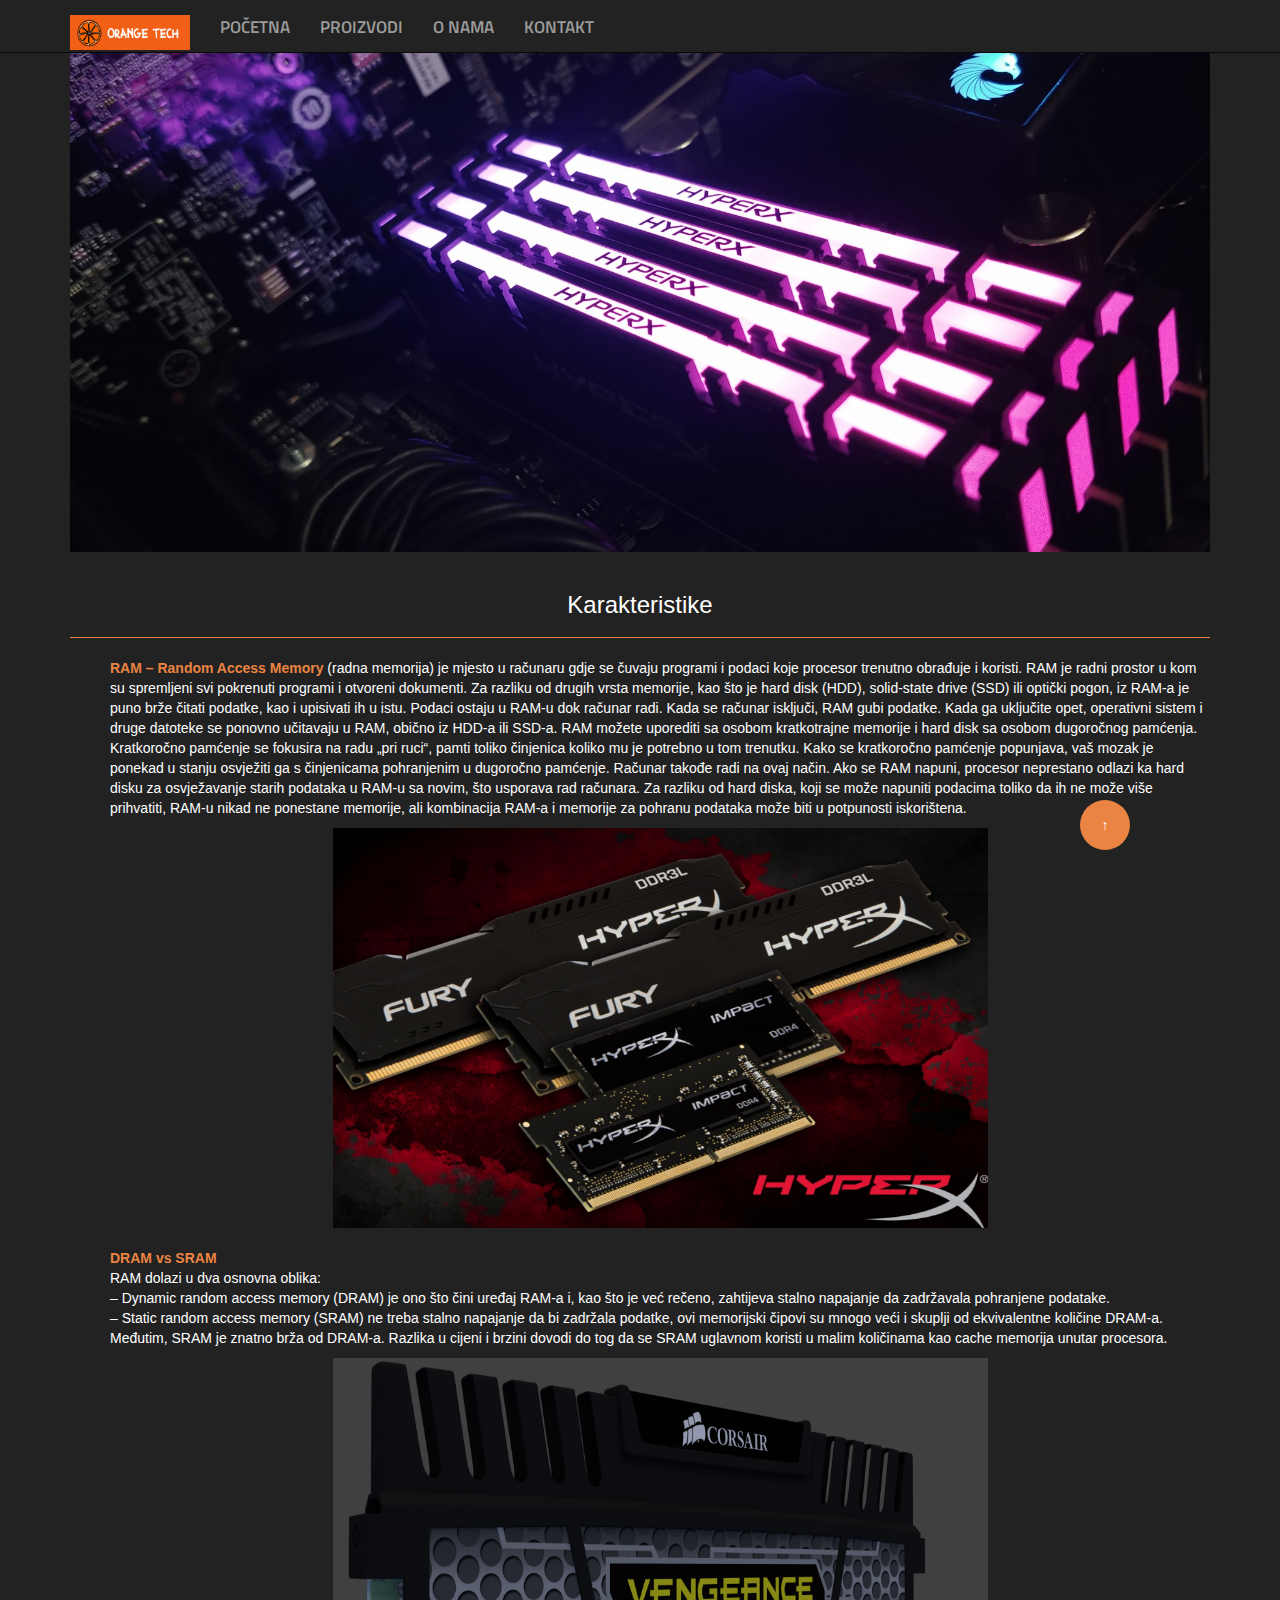
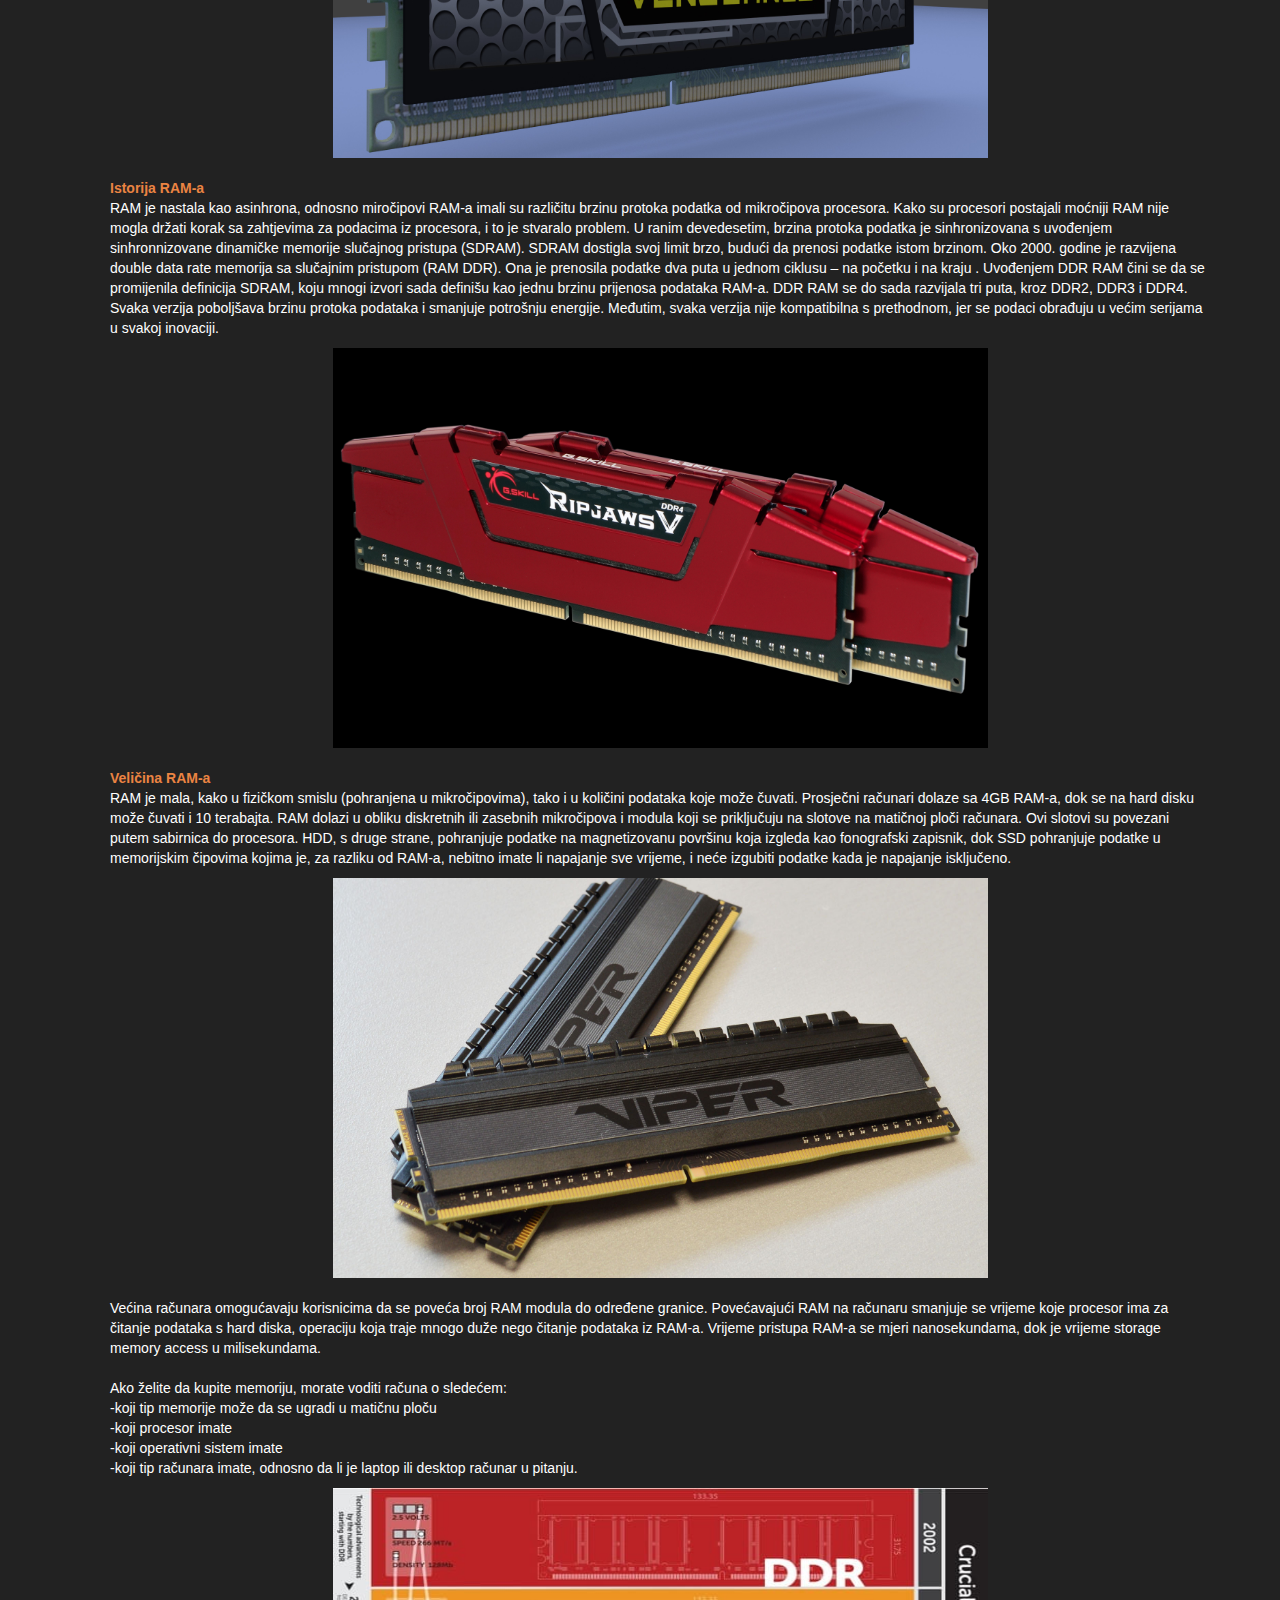
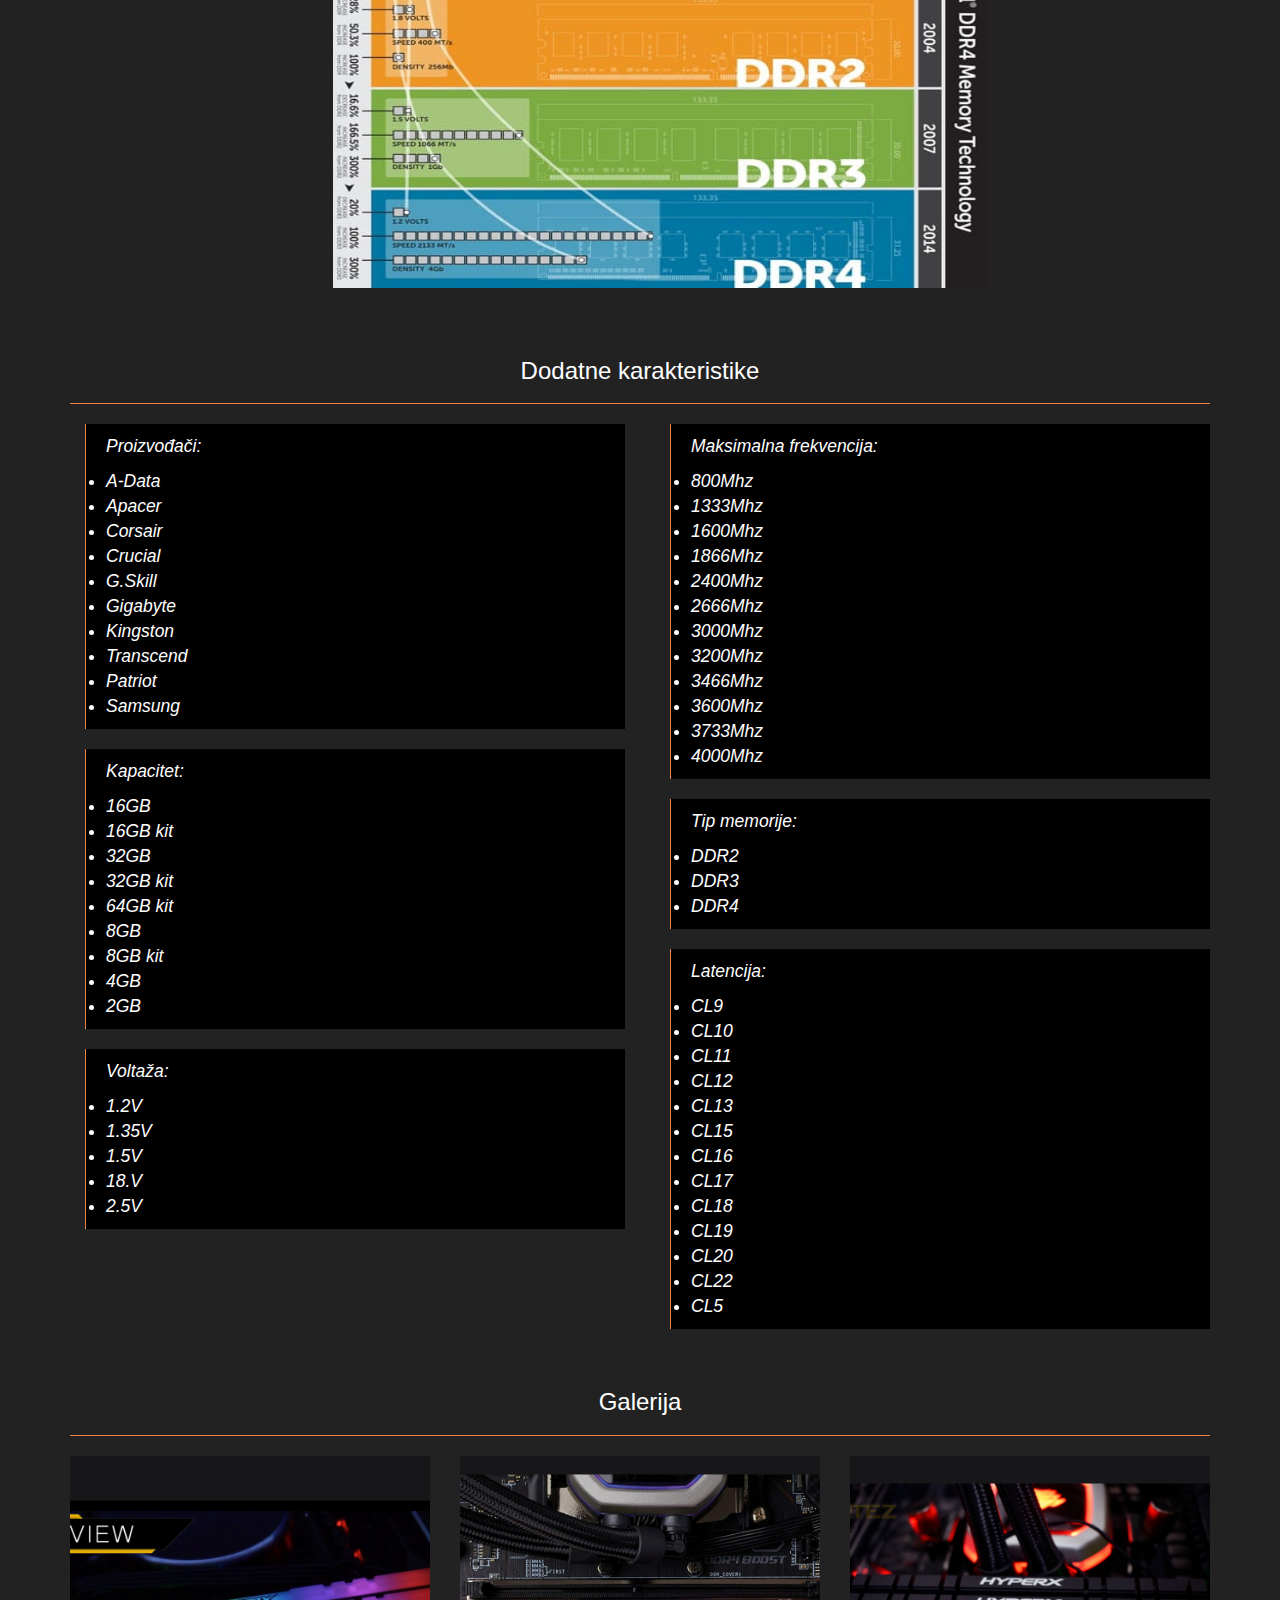
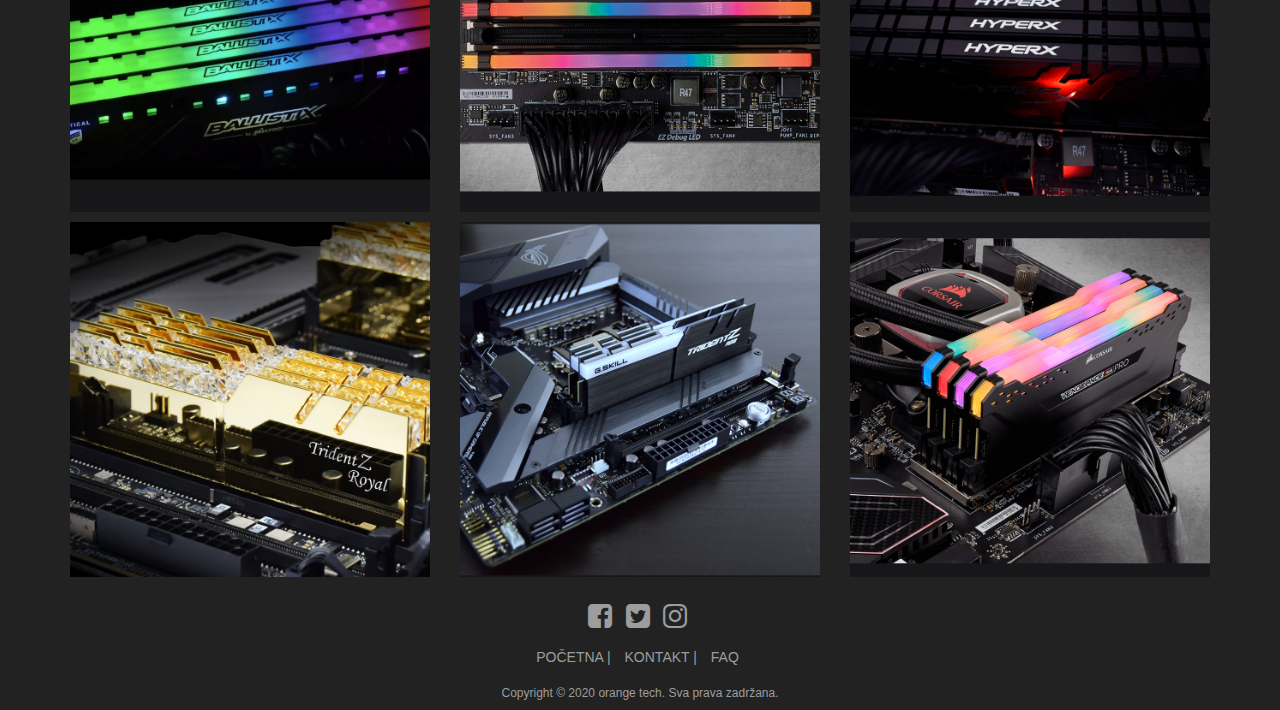
<file: ram.html>
<!DOCTYPE html>
<html lang="sr">
  <head>
    <meta charset="utf-8">
    <meta http-equiv="X-UA-Compatible" content="IE=edge">
    <meta name="viewport" content="width=device-width, initial-scale=1">
    <title>Orange Tech. | Ram memorija</title>

    <!-- Bootstrap -->
    <link href="css/bootstrap.min.css" rel="stylesheet">
    <link href="css/styless.css" rel="stylesheet">
    <link href="https://fonts.googleapis.com/css?family=Titillium+Web" rel="stylesheet">
    <link rel="stylesheet" href="css/font-awesome.min.css">

<style>
.thumbnail{
  background-color: #111111;
  border-width: 0px 0px 2px 0px;
  border-color: #EB8442;
  padding: 0px; }
h4{
  padding: 5px;
  color:#EB8442;
     }
.center_image {
  width: 655px;
  height: 400px;
  margin: 0 auto;
}
#skrol{
  position: fixed;
  right: 150px;
  bottom: 50px;
  width: 50px;
  height: 50px;
  border-radius: 50%;
  background-color: #EB8442;
  outline: none;
  color: white;
  border: none;
    }
    </style>
</head>
<body>
    <nav class="navbar navbar-inverse navbar-fixed-top"><!-- Pocetak navbara -->
      <div class="container"><!-- Konteiner za navbar -->
        <div class="navbar-header"><!-- Brand ide ovde -->
          <!-- Hamburger dugme -->
          <button type="button" class="navbar-toggle collapsed" 
            data-toggle="collapse" 
            data-target="#collapsemenu"><!-- -->
            <span class="icon-bar"></span>
            <span class="icon-bar"></span>
            <span class="icon-bar"></span>
          </button>
          <a href="index.html" class="navbar-brand">
            <!-- Logo -->
            <img src="slike/orange_logo.png" width="120px" height="35px" alt="Orange Logo">
            
          </a>
        </div><!-- Kraj diva za brend -->
        <!-- Pocetak diva za collapse -->
        <div class="collapse navbar-collapse" id="collapsemenu">
            <ul class="nav navbar-nav font" ><!-- Pocetak liste za navbar -->
              <li><a href="index.html">POČETNA</a></li>
              <!-- <li><a href="Proizvodi.html">PROIZVODI</a></li> -->
              <li class="nav-item dropdown">
                <a class="nav-link dropdown-toggle" href="#" id="navbarDropdown" role="button" data-toggle="dropdown" aria-haspopup="true" aria-expanded="false">
                  PROIZVODI
                </a>
                <div class="dropdown-menu" aria-labelledby="navbarDropdown">
                  <a class="dropdown-item" href="procesori2.html">PROCESORI</a><br>
                  <a class="dropdown-item" href="#">GRAFIČKE KARTE</a><br>
                  <a class="dropdown-item" href="#">MATIČNE PLOČE</a><br>
                  <a class="dropdown-item" href="#">RAM MEMORIJA</a><br>
                  <a class="dropdown-item" href="#">SSD I HDD</a><br>
                  <a class="dropdown-item" href="#">NAPAJANJA</a>
                </div>
              </li>
              <li><a href="O_nama.html">O NAMA</a></li>
              <li><a href="kontakt.html">KONTAKT</a></li>
          </ul><!-- Kraj liste -->
        </div><!-- Kraj div collapsa -->
      </div><!-- Kraj konteiner navbara -->
    </nav><!-- Kraj navbara -->
    <div class="container content"><!-- Pocetak glavnog konteinera -->
      <div class="row">
        <div class="col-md-12">
          <img class="img-responsive" src="slike/ram/ramcover2.jpg" alt="Ram cover"/>
        </div><!-- row -->
      </div><!-- col-md-12 -->


      <div class="row">
        <div class="col-md-12">
          <div class="page-header">
            <h3 style="text-align: center;">Karakteristike</h3>
          </div><!-- page-header -->
          <ul id="karakteristike">
            <p><b style="color: #EB8442;">RAM – Random Access Memory</b> (radna memorija) je mjesto u računaru gdje se čuvaju programi i podaci  koje procesor trenutno obrađuje i koristi. 
                RAM je radni prostor u kom su spremljeni svi pokrenuti programi i otvoreni dokumenti.  Za razliku od drugih vrsta memorije, kao što je hard disk (HDD), 
                solid-state drive (SSD) ili optički pogon, iz RAM-a je puno brže čitati podatke, kao i upisivati ih u istu. Podaci ostaju u RAM-u dok računar radi. 
                Kada se računar isključi, RAM gubi podatke. Kada ga uključite opet, operativni sistem i druge datoteke se ponovno učitavaju u RAM, obično iz HDD-a ili SSD-a.
                RAM možete uporediti sa osobom kratkotrajne memorije i hard disk sa osobom dugoročnog pamćenja. 
                Kratkoročno pamćenje se fokusira na radu „pri ruci“, pamti toliko činjenica koliko mu je potrebno u tom trenutku. 
                Kako  se kratkoročno pamćenje popunjava, vaš mozak je ponekad u stanju osvježiti ga s činjenicama pohranjenim u dugoročno pamćenje. 
                Računar takođe radi na ovaj način. Ako se RAM napuni, procesor neprestano odlazi  ka hard disku za osvježavanje starih podataka u RAM-u sa novim, 
                 što usporava rad računara. Za razliku od hard diska, koji se može napuniti podacima toliko da ih ne može više prihvatiti, RAM-u nikad ne ponestane memorije,
                  ali kombinacija RAM-a i memorije za pohranu podataka može biti u potpunosti iskorištena.
                </p>
                  <img class="img-responsive center_image" src="slike/ram/slika1.png" alt="Ram 1"> <br>
                <p><b style="color: #EB8442;">DRAM vs SRAM</b> <br>
                    RAM dolazi u dva osnovna oblika: <br>
                    – Dynamic random access memory (DRAM) je ono što čini uređaj RAM-a i, kao što je već rečeno, zahtijeva stalno napajanje da zadržavala pohranjene podatake.<br>
                    – Static random access memory (SRAM) ne treba stalno napajanje da bi zadržala podatke, 
                    ovi memorijski čipovi su mnogo veći i skuplji od ekvivalentne količine DRAM-a. Međutim, SRAM je znatno brža od DRAM-a. 
                    Razlika u cijeni i brzini dovodi do tog da se  SRAM uglavnom koristi u malim količinama kao cache memorija unutar procesora.
                    </p>
                    <img class="img-responsive center_image" src="slike/ram/slika2.jpg" alt="Ram 2"> <br>
                    <p><b style="color: #EB8442;">Istorija RAM-a</b> <br>
                        RAM je nastala kao asinhrona, odnosno miročipovi RAM-a imali su različitu brzinu  protoka podatka od mikročipova procesora.  
                        Kako su  procesori postajali moćniji RAM nije mogla držati korak sa zahtjevima za podacima iz procesora, i to je stvaralo problem.
                         U ranim devedesetim, brzina  protoka podatka je  sinhronizovana s uvođenjem sinhronnizovane  dinamičke memorije slučajnog pristupa (SDRAM). 
                         SDRAM dostigla svoj limit brzo, budući da prenosi podatke istom brzinom.
                          Oko 2000. godine je razvijena  double data rate memorija sa slučajnim pristupom (RAM DDR).
                           Ona je prenosila podatke dva puta u jednom ciklusu – na početku i na kraju . Uvođenjem  DDR RAM čini se  da  se promijenila definicija SDRAM, 
                           koju mnogi izvori sada definišu kao jednu brzinu prijenosa podataka RAM-a.
                           DDR RAM se do sada razvijala tri puta, kroz DDR2, DDR3 i DDR4. Svaka verzija poboljšava brzinu protoka podataka i smanjuje potrošnju energije. 
                           Međutim, svaka verzija nije kompatibilna s prethodnom, jer se podaci obrađuju u većim serijama u svakoj inovaciji.
                        </p>
                        <img class="img-responsive center_image" src="slike/ram/slika3.jpg" alt="Ram 3"> <br>
                        <p><b style="color: #EB8442;">Veličina RAM-a</b><br>
                            RAM je mala, kako u fizičkom smislu (pohranjena u mikročipovima), tako i u količini podataka koje može čuvati. 
                            Prosječni računari dolaze sa 4GB RAM-a, dok se na hard disku može čuvati i 10 terabajta.
                            RAM dolazi u obliku diskretnih ili zasebnih mikročipova i modula koji se priključuju na slotove na matičnoj ploči računara. 
                            Ovi slotovi su povezani  putem sabirnica do procesora. HDD, s druge strane, pohranjuje podatke na magnetizovanu površinu koja 
                            izgleda kao fonografski  zapisnik, dok SSD pohranjuje podatke u memorijskim čipovima kojima je, za razliku od RAM-a, 
                            nebitno imate li napajanje sve vrijeme, i neće izgubiti podatke kada je napajanje isključeno.
                            </p>
                            <img class="img-responsive center_image" src="slike/ram/slika4.jpg" alt="Ram 4"> <br>
                            <p>Većina računara omogućavaju korisnicima da se poveća broj RAM modula do određene granice. Povećavajući RAM na računaru smanjuje se vrijeme koje 
                                procesor ima za čitanje podataka s hard diska, operaciju koja traje mnogo duže nego čitanje podataka iz RAM-a. Vrijeme pristupa RAM-a se mjeri 
                                nanosekundama, dok je vrijeme storage memory access u milisekundama.<br><br>

                                Ako želite da kupite memoriju, morate voditi računa o sledećem: <br>
                                -koji tip memorije može da se ugradi u matičnu ploču<br>
                                -koji  procesor imate<br>  
                                -koji operativni sistem imate<br>
                                -koji tip računara imate, odnosno da li je laptop ili desktop računar u pitanju.</p>
                                <img class="img-responsive center_image" src="slike/ram/slika5.jpg" alt="Ram 5"> <br>
                  
          </ul>
        </div><!-- col-md-6 -->
      </div><!-- row -->

      <div class="row"> <!--header za dodatne karakteristike-->
        <div class="col-md-12">
          <div class="page-header">
            <h3 style="text-align: center;">Dodatne karakteristike</h3>
          </div>
        </div>
      </div>

      <div class="row">
        <div class="col-md-6"> <!-- leva strana karakteristika-->
          <blockquote>
            <p class="contenteditable"><!-- contenteditable klasa za oblikovanje teksta -->
             Proizvođači:
              <li>A-Data</li>
              <li>Apacer</li>
              <li>Corsair</li>
              <li>Crucial</li>
              <li>G.Skill</li>
              <li>Gigabyte</li>
              <li>Kingston</li>
              <li>Transcend</li>
              <li>Patriot</li>
              <li>Samsung</li>
            </p>
            </blockquote>
            <blockquote>
              <p class="contenteditable"><!-- contenteditable klasa za oblikovanje teksta -->
              Kapacitet:
              <li>16GB</li>
              <li>16GB kit</li>
              <li>32GB</li>
              <li>32GB kit</li>
              <li>64GB kit</li>
              <li>8GB</li>
              <li>8GB kit</li>
              <li>4GB</li>
              <li>2GB</li>
              </p>
            </blockquote>

            <blockquote>
                <p class="contenteditable"><!-- contenteditable klasa za oblikovanje teksta -->
                Voltaža:
                <li>1.2V</li>
                <li>1.35V</li>
                <li>1.5V</li>
                <li>18.V</li>
                <li>2.5V</li>
                </p>
              </blockquote>
        </div><!-- col-md-6 -->

        <div class="col-md-6"> <!--desna strana karakteristika-->
            <blockquote>
              <p class="contenteditable"><!-- contenteditable klasa za oblikovanje teksta -->
               Maksimalna frekvencija:
                <li>800Mhz</li>
                <li>1333Mhz</li>
                <li>1600Mhz</li>
                <li>1866Mhz</li>
                <li>2400Mhz</li>
                <li>2666Mhz</li>
                <li>3000Mhz</li>
                <li>3200Mhz</li>
                <li>3466Mhz</li>
                <li>3600Mhz</li>
                <li>3733Mhz</li>
                <li>4000Mhz</li>
              </p>
              </blockquote>
          <blockquote>
            <p class="contenteditable"><!-- contenteditable klasa za oblikovanje teksta -->
             Tip memorije:
              <li>DDR2</li>
              <li>DDR3</li>
              <li>DDR4</li>
            </p>
            </blockquote>
          <blockquote>
            <p class="contenteditable"><!-- contenteditable klasa za oblikovanje teksta -->
            Latencija:
            <li>CL9</li>
            <li>CL10</li>
            <li>CL11</li>
            <li>CL12</li>
            <li>CL13</li>
            <li>CL15</li>
            <li>CL16</li>
            <li>CL17</li>
            <li>CL18</li>
            <li>CL19</li>
            <li>CL20</li>
            <li>CL22</li>
            <li>CL5</li>
            </p>
          </blockquote>
        </div><!-- col-md-6 -->
      </div><!-- row -->


      <div class="row">
        <div class="col-md-12">
          <div class="page-header">
            <h3 style="text-align: center;">Galerija</h3>
          </div><!-- page-header -->
          <div class="row">
             <div class="col-md-4">
               <img class="img-responsive zoom_05" src="slike/ram/ram1.jpg" alt="Ram 6" data-zoom-image="slike/ram/ram1.jpg"/>
             </div><!-- col-md-4  -->
              <div class="col-md-4">
                <img class="img-responsive zoom_05" src="slike/ram/ram2.jpg" alt="Ram 7" data-zoom-image="slike/ram/ram2.jpg"/>
              </div><!-- col-md-4  -->
              <div class="col-md-4">
                <img class="img-responsive zoom_05" src="slike/ram/ram3.jpg" alt="Ram 8" data-zoom-image="slike/ram/ram3.jpg"/>
              </div><!-- col-md-4  -->  
          </div><!-- row -->
          <div class="row" style="margin-top: 10px;">
            <div class="col-md-4">
               <img class="img-responsive zoom_05" src="slike/ram/ram4.jpg" alt="Ram 9" data-zoom-image="slike/ram/ram4.jpg"/>
             </div><!-- col-md-4  -->
             <div class="col-md-4">
               <img class="img-responsive zoom_05" src="slike/ram/ram5.jpg" alt="Ram 10" data-zoom-image="slike/ram/ram5.jpg"/>
             </div><!-- col-md-4  -->
             <div class="col-md-4">
               <img class="img-responsive zoom_05" src="slike/ram/ram6.jpg" alt="Ram 11" data-zoom-image="slike/ram/ram6.jpg"/>
             </div><!-- col-md-4  -->
          </div><!-- row -->
        </div><!-- "col-md-12" -->
      </div><!-- row -->

      <button id="skrol">
        <i>&#8593;</i>
      </button>
      
        <footer><!-- Footer -->
        <div class="col-md-2 col-md-offset-5  col-sm-4 col-sm-offset-4 col-xs-6 col-xs-offset-3 "><!--  div -->
          <ul class="list-inline footer-social-icons">
            <li>
              <a href="#" target="_blank">
                 <i class="fa fa-facebook-square fa-2x"></i>
              </a>
            </li>
            <li class="center-block">
              <a href="#" target="_blank">
                <i class="fa fa-twitter-square fa-2x"></i>
              </a>
            </li>
            <li>
              <a href="#" target="_blank">
                <i class="fa fa-instagram fa-2x"></i>
              </a>
            </li>
          </ul>
        </div><!--  div kraj -->
        <div class="col-md-offset-4 col-md-4 col-sm-offset-3 col-sm-6  col-xs-10 col-xs-offset-1 col-lg-offset-4 col-lg-4"><!--  div2 -->
        </div><!--  div2 kraj -->
        <div class="col-md-offset-4 col-md-4  col-sm-12  col-xs-12 ">
          <ul class="list-inline">
            <li><a href="index.html">POČETNA </a>|</li>
            <li><a href="kontakt.html">KONTAKT </a>|</li>
            <li><a href="FAQ.html">FAQ </a></li>
          </ul>
        </div>
        <div class="col-md-offset-4 col-md-4 centered col-sm-offset-3 col-sm-6 col-xs-10 col-xs-offset-1" ><!--  div3  -->
          <h6 style="color: #9d9d9d; text-align: center;">Copyright © 2020 orange tech. Sva prava zadržana.</h6>
        </div><!--  div3 kraj -->
      </footer><!-- Footer kraj -->
    </div><!-- Kraj glavnog konteinera -->
    <!-- jQuery (necessary for Bootstrap's JavaScript plugins) -->
    <script src="https://ajax.googleapis.com/ajax/libs/jquery/1.12.4/jquery.min.js"></script>
    <script src="js/bootstrap.min.js"></script>
    <script src="js/script.js"></script>
    <script src="js/jquery.elevatezoom.js"></script>
    <!-- skripta za zoom od elevata -->
    <script>
          $('.zoom_05').elevateZoom({zoomType: "inner",cursor: "crosshair", zoomWindowFadeIn: 500,zoomWindowFadeOut: 750}); 
    </script>
    <script>
      $(document).ready(function(){
          $('[data-toggle="tooltip"]').tooltip(); 
      });
    </script>
    <script src="korpa.js"></script>
  </body>
</html>
</file>
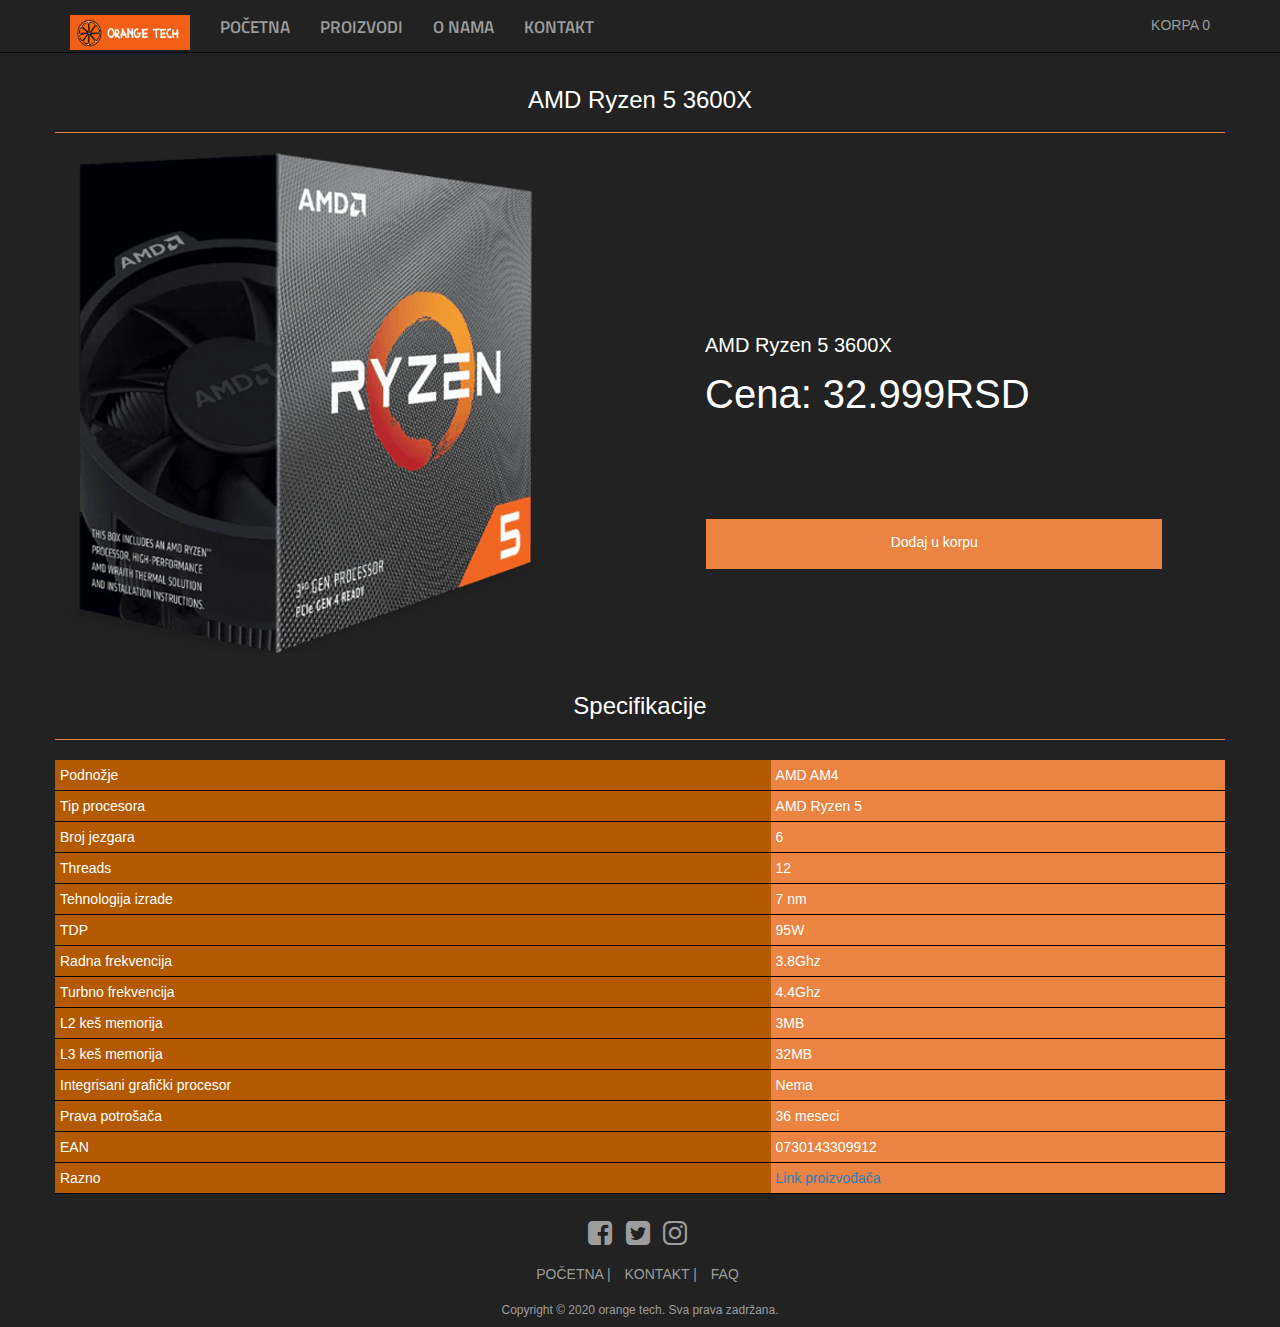
<file: ryzen53600x.html>
<!DOCTYPE html>
<html lang="sr">
  <head>
    <meta charset="utf-8">
    <meta http-equiv="X-UA-Compatible" content="IE=edge">
    <meta name="viewport" content="width=device-width, initial-scale=1">
    <title>Orange Tech. | Procesori | Ryzen 5 3600X</title>
    

    <!-- Bootstrap -->
    <link href="css/bootstrap.min.css" rel="stylesheet">
    <link href="css/styless.css" rel="stylesheet">
    <link href="https://fonts.googleapis.com/css?family=Titillium+Web" rel="stylesheet">
    <link rel="stylesheet" href="css/font-awesome.min.css">

<style>
.thumbnail{
  background-color: #111111;
  border-width: 0px 0px 2px 0px;
  border-color: #EB8442;
  padding: 0px; }
h4{
  padding: 5px;
  color:#EB8442;
     }
.center_image {
  width: 655px;
  height: 400px;
  margin: 0 auto;
}
/* Podesavanja teksta */
.card-title {
  margin-left: 50px;
  font-size: 20px;
  padding-top: 30%;  
}
/* Podesavanja teksta cene */
.card-text {
  font-size: 40px;
  margin-left: 50px;    
}
/* Dugme */
.btn {
  margin-left: 9%;
  margin-top: 15%;
  width: 80%;
  height: 50px;
  padding-top: 13px;
  border-radius: 0%;
}
</style>
</head>
<body>
    <nav class="navbar navbar-inverse navbar-fixed-top"><!-- Pocetak navbara -->
      <div class="container"><!-- Konteiner za navbar -->
        <div class="navbar-header"><!-- Brand ide ovde -->
          <!-- Hamburger dugme -->
          <button type="button" class="navbar-toggle collapsed" 
            data-toggle="collapse" 
            data-target="#collapsemenu"><!-- -->
            <span class="icon-bar"></span>
            <span class="icon-bar"></span>
            <span class="icon-bar"></span>
          </button>
          <a href="index.html" class="navbar-brand">
            <!-- Logo -->
            <img src="slike/orange_logo.png" width="120px" height="35px" alt="Orange Logo">
            
          </a>
        </div><!-- Kraj diva za brend -->
        <!-- Pocetak diva za collapse -->
        <div class="collapse navbar-collapse" id="collapsemenu">

          <ul class="nav navbar-nav navbar-right">
            <li class="brojkorpe2">
              <a href="korpa.html">KORPA <span>0</span></a>
            </li>
          </ul>
            <ul class="nav navbar-nav font" ><!-- Pocetak liste za navbar -->
              <li><a href="index.html">POČETNA</a></li>
              <!-- <li><a href="Proizvodi.html">PROIZVODI</a></li> -->
              <li class="nav-item dropdown">
                <a class="nav-link dropdown-toggle" href="#" id="navbarDropdown" role="button" data-toggle="dropdown" aria-haspopup="true" aria-expanded="false">
                  PROIZVODI
                </a>
                <div class="dropdown-menu" aria-labelledby="navbarDropdown">
                  <a class="dropdown-item" href="procesori2.html">PROCESORI</a><br>
                  <a class="dropdown-item" href="#">GRAFIČKE KARTE</a><br>
                  <a class="dropdown-item" href="#">MATIČNE PLOČE</a><br>
                  <a class="dropdown-item" href="#">RAM MEMORIJA</a><br>
                  <a class="dropdown-item" href="#">SSD I HDD</a><br>
                  <a class="dropdown-item" href="#">NAPAJANJA</a>
                </div>
              </li>
              <li><a href="O_nama.html">O NAMA</a></li>
              <li><a href="kontakt.html">KONTAKT</a></li>
          </ul><!-- Kraj liste -->
        </div><!-- Kraj div collapsa -->
      </div><!-- Kraj konteiner navbara -->
    </nav><!-- Kraj navbara -->
    <div class="container content"><!-- Pocetak glavnog konteinera -->
      <div class="row">
        
      <div class="row"> <!--header za dodatne karakteristike-->
        <div class="col-md-12">
          <div class="page-header">
            <h3 style="text-align: center;">AMD Ryzen 5 3600X</h3>
          </div>
        </div>
      </div>

      <div class="row">
        <!-- <div class="col-md-6"> leva strana karakteristika -->

            <!-- <div class="col-md-6">
                <img class="img-responsive okvir" src="slike/procesor2/ryzen53600x.png" alt="Procesor Ryzen 5 3600x">
              </div> -->

              <div class="col-md-6">
                <img class="img-responsive slk" src="slike/procesor2/ryzen53600x.png" alt="Procesor Ryzen 5 3600x"/>
              </div><!-- col-md-4  -->

        <!-- </div>col-md-6 -->

        <div class="col-md-6"> <!--desna strana karakteristika-->
            
          
            
            <div class="card">
                <div class="card-body">
                  
                  <h5 class="card-title">AMD Ryzen 5 3600X</h5>
                  <p class="card-text">Cena: 32.999RSD</p>
                  <a href="#" class="btn btn-primary">Dodaj u korpu</a>
                </div>
              </div>


        </div><!-- col-md-6 -->
      </div><!-- row -->

<div class="row">
    <div class="col-md-12">
        <div class="page-header">
            <h3 style="text-align: center;">Specifikacije</h3>
        </div>
                <table>
                        <tr>
                            <td class="redtabele">Podnožje</td>
                            <td>AMD AM4</td>
                        </tr>
                        <tr>
                            <td class="redtabele">Tip procesora</td>
                            <td>AMD Ryzen 5</td>
                        </tr>
                        <tr>
                            <td class="redtabele">Broj jezgara</td>
                            <td>6</td>
                        </tr>
                        <tr>
                            <td class="redtabele">Threads</td>
                            <td>12</td>
                        </tr>
                        <tr>
                            <td class="redtabele">Tehnologija izrade</td>
                            <td>7 nm</td>
                        </tr>
                        <tr>
                            <td class="redtabele">TDP</td>
                            <td>95W</td>
                        </tr>
                        <tr>
                            <td class="redtabele">Radna frekvencija</td>
                            <td>3.8Ghz</td>
                        </tr>
                        <tr>
                            <td class="redtabele">Turbno frekvencija</td>
                            <td>4.4Ghz</td>
                        </tr>
                        <tr>
                            <td class="redtabele">L2 keš memorija</td>
                            <td>3MB</td>
                        </tr>
                        <tr>
                            <td class="redtabele">L3 keš memorija</td>
                            <td>32MB</td>
                        </tr>
                        <tr>
                            <td class="redtabele">Integrisani grafički procesor</td>
                            <td>Nema</td>
                        </tr>
                        <tr>
                            <td class="redtabele">Prava potrošača</td>
                            <td>36 meseci</td>
                        </tr>
                        <tr>
                            <td class="redtabele">EAN</td>
                            <td>0730143309912</td>
                        </tr>
                        <tr>
                            <td class="redtabele">Razno</td>
                            <td><a href="https://www.amd.com/en/products/cpu/amd-ryzen-5-3600x" target="blank">Link proizvođača</a></td>
                        </tr>

                    </table>



        
    </div>
</div>
      
        <footer><!-- Footer -->
        <div class="col-md-2 col-md-offset-5  col-sm-4 col-sm-offset-4 col-xs-6 col-xs-offset-3 "><!-- div -->
          <ul class="list-inline footer-social-icons">
            <li>
              <a href="#" target="_blank">
                 <i class="fa fa-facebook-square fa-2x"></i>
              </a>
            </li>
            <li class="center-block">
              <a href="#" target="_blank">
                <i class="fa fa-twitter-square fa-2x"></i>
              </a>
            </li>
            <li>
              <a href="#" target="_blank">
                <i class="fa fa-instagram fa-2x"></i>
              </a>
            </li>
          </ul>
        </div><!--  div kraj -->
        <div class="col-md-offset-4 col-md-4 col-sm-offset-3 col-sm-6  col-xs-10 col-xs-offset-1 col-lg-offset-4 col-lg-4"><!--  div2 -->
        </div><!--  div2 kraj -->
        <div class="col-md-offset-4 col-md-4  col-sm-12  col-xs-12 ">
          <ul class="list-inline">
            <li><a href="index.html">POČETNA </a>|</li>
            <li><a href="kontakt.html">KONTAKT </a>|</li>
            <li><a href="FAQ.html">FAQ </a></li>
          </ul>
        </div>
        <div class="col-md-offset-4 col-md-4 centered col-sm-offset-3 col-sm-6 col-xs-10 col-xs-offset-1" ><!--  div3  -->
          <h6 style="color: #9d9d9d; text-align: center;">Copyright © 2020 orange tech. Sva prava zadržana.</h6>
        </div><!--  div3 kraj -->
      </footer><!-- Footer kraj -->
    </div><!-- Kraj glavnog konteinera -->
    <!-- jQuery (necessary for Bootstrap's JavaScript plugins) -->
    <script src="https://ajax.googleapis.com/ajax/libs/jquery/1.12.4/jquery.min.js"></script>
    <script src="js/bootstrap.min.js"></script>
    <script src="js/script.js"></script>
    <script src="js/jquery.elevatezoom.js"></script>
    <script src="korpa.js"></script>
    <!-- skripta za zoom od elevata -->
    <script>
          $('.zoom_05').elevateZoom({zoomType: "inner",cursor: "crosshair", zoomWindowFadeIn: 500,zoomWindowFadeOut: 750}); 
    </script>
    <script>
      $(document).ready(function(){
          $('[data-toggle="tooltip"]').tooltip(); 
      });
    </script>
  </body>
</html>
</file>
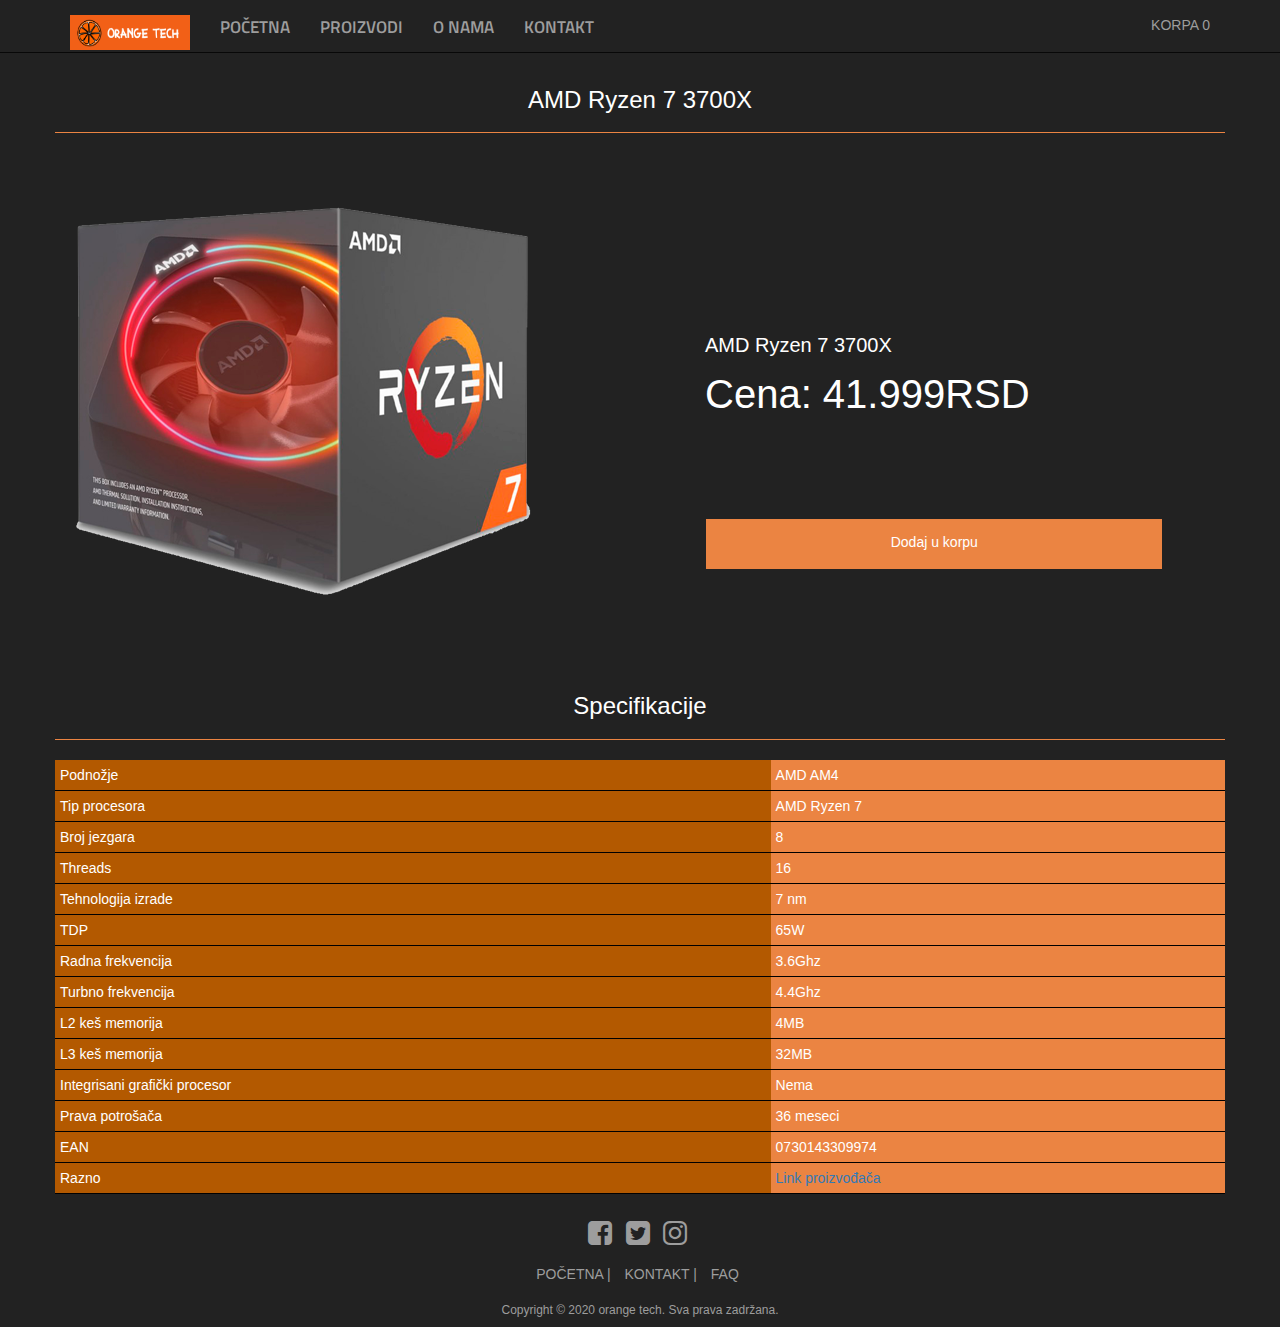
<file: ryzen73700x.html>
<!DOCTYPE html>
<html lang="sr">
  <head>
    <meta charset="utf-8">
    <meta http-equiv="X-UA-Compatible" content="IE=edge">
    <meta name="viewport" content="width=device-width, initial-scale=1">
    <title>Orange Tech. | Procesori | Ryzen 7 3700X</title>

    <!-- Bootstrap -->
    <link href="css/bootstrap.min.css" rel="stylesheet">
    <link href="css/styless.css" rel="stylesheet">
    <link href="https://fonts.googleapis.com/css?family=Titillium+Web" rel="stylesheet">
    <link rel="stylesheet" href="css/font-awesome.min.css">

<style>
.thumbnail{
  background-color: #111111;
  border-width: 0px 0px 2px 0px;
  border-color: #EB8442;
  padding: 0px; }
h4{
  padding: 5px;
  color:#EB8442;
     }
.center_image {
  width: 655px;
  height: 400px;
  margin: 0 auto;
}
/* Podesavanja teksta */
.card-title {
  margin-left: 50px;
  font-size: 20px;
  padding-top: 30%;   
}
/* Podesavanja teksta cene */
.card-text {
  font-size: 40px;
  margin-left: 50px;     
}
/* Dugme */
.btn {
  margin-left: 9%;
  margin-top: 15%;
  width: 80%;
  height: 50px;
  padding-top: 13px;
  border-radius: 0%;
}
    </style>
</head>
<body>
    <nav class="navbar navbar-inverse navbar-fixed-top"><!-- Pocetak navbara -->
      <div class="container"><!-- Konteiner za navbar -->
        <div class="navbar-header"><!-- Brand ide ovde -->
          <!-- Hamburger dugme -->
          <button type="button" class="navbar-toggle collapsed" 
            data-toggle="collapse" 
            data-target="#collapsemenu"><!--  -->
            <span class="icon-bar"></span>
            <span class="icon-bar"></span>
            <span class="icon-bar"></span>
          </button>
          <a href="index.html" class="navbar-brand">
            <!-- Logo -->
            <img src="slike/orange_logo.png" width="120px" height="35px" alt="Orange Logo">
            
          </a>
        </div><!-- Kraj diva za brend -->
        <!-- Pocetak diva za collapse -->
        <div class="collapse navbar-collapse" id="collapsemenu">
          <ul class="nav navbar-nav navbar-right">
            <li class="brojkorpe2">
              <a href="korpa.html">KORPA <span>0</span></a>
            </li>
          </ul>

            <ul class="nav navbar-nav font" ><!-- Pocetak liste za navbar -->
              <li><a href="index.html">POČETNA</a></li>
              <!-- <li><a href="Proizvodi.html">PROIZVODI</a></li> -->
              <li class="nav-item dropdown">
                <a class="nav-link dropdown-toggle" href="#" id="navbarDropdown" role="button" data-toggle="dropdown" aria-haspopup="true" aria-expanded="false">
                  PROIZVODI
                </a>
                <div class="dropdown-menu" aria-labelledby="navbarDropdown">
                  <a class="dropdown-item" href="procesori2.html">PROCESORI</a><br>
                  <a class="dropdown-item" href="#">GRAFIČKE KARTE</a><br>
                  <a class="dropdown-item" href="#">MATIČNE PLOČE</a><br>
                  <a class="dropdown-item" href="#">RAM MEMORIJA</a><br>
                  <a class="dropdown-item" href="#">SSD I HDD</a><br>
                  <a class="dropdown-item" href="#">NAPAJANJA</a>
                </div>
              </li>
              <li><a href="O_nama.html">O NAMA</a></li>
              <li><a href="kontakt.html">KONTAKT</a></li>
          </ul><!-- Kraj liste -->
        </div><!-- Kraj div collapsa -->
      </div><!-- Kraj konteiner navbara -->
    </nav><!-- Kraj navbara -->
    <div class="container content"><!-- Pocetak glavnog konteinera -->
      <div class="row">
        
      <div class="row"> <!--header za dodatne karakteristike-->
        <div class="col-md-12">
          <div class="page-header">
            <h3 style="text-align: center;">AMD Ryzen 7 3700X</h3>
          </div>
        </div>
      </div>

      <div class="row">
        <!-- <div class="col-md-6"> leva strana karakteristika -->

            <!-- <div class="col-md-6">
                <img class="img-responsive okvir" src="slike/procesor2/ryzen53600x.png" alt="Procesor Ryzen 5 3600x">
              </div> -->

              <div class="col-md-6">
                <img class="img-responsive slk" src="slike/procesor2/ryzen73700x.png" alt="Procesor Ryzen 7 3700x"/>
              </div><!-- col-md-4  -->

        <!-- </div>col-md-6 -->

        <div class="col-md-6"> <!--desna strana karakteristika-->
            
            
            <div class="card">
                <div class="card-body">
                  
                  <h5 class="card-title">AMD Ryzen 7 3700X</h5>
                  <p class="card-text">Cena: 41.999RSD</p>
                  <a href="#" class="btn btn-primary">Dodaj u korpu</a>
                </div>
              </div>


        </div><!-- col-md-6 -->
      </div><!-- row -->

<div class="row">
    <div class="col-md-12">
        <div class="page-header">
            <h3 style="text-align: center;">Specifikacije</h3>
        </div>
                <table>
                        <tr>
                            <td class="redtabele">Podnožje</td>
                            <td>AMD AM4</td>
                        </tr>
                        <tr>
                            <td class="redtabele">Tip procesora</td>
                            <td>AMD Ryzen 7</td>
                        </tr>
                        <tr>
                            <td class="redtabele">Broj jezgara</td>
                            <td>8</td>
                        </tr>
                        <tr>
                            <td class="redtabele">Threads</td>
                            <td>16</td>
                        </tr>
                        <tr>
                            <td class="redtabele">Tehnologija izrade</td>
                            <td>7 nm</td>
                        </tr>
                        <tr>
                            <td class="redtabele">TDP</td>
                            <td>65W</td>
                        </tr>
                        <tr>
                            <td class="redtabele">Radna frekvencija</td>
                            <td>3.6Ghz</td>
                        </tr>
                        <tr>
                            <td class="redtabele">Turbno frekvencija</td>
                            <td>4.4Ghz</td>
                        </tr>
                        <tr>
                            <td class="redtabele">L2 keš memorija</td>
                            <td>4MB</td>
                        </tr>
                        <tr>
                            <td class="redtabele">L3 keš memorija</td>
                            <td>32MB</td>
                        </tr>
                        <tr>
                            <td class="redtabele">Integrisani grafički procesor</td>
                            <td>Nema</td>
                        </tr>
                        <tr>
                            <td class="redtabele">Prava potrošača</td>
                            <td>36 meseci</td>
                        </tr>
                        <tr>
                            <td class="redtabele">EAN</td>
                            <td>0730143309974</td>
                        </tr>
                        <tr>
                            <td class="redtabele">Razno</td>
                            <td><a href="https://www.amd.com/en/products/cpu/amd-ryzen-7-3700x" target="blank">Link proizvođača</a></td>
                        </tr>

                    </table>
    </div>
</div>
      
        <footer><!-- Footer -->
        <div class="col-md-2 col-md-offset-5  col-sm-4 col-sm-offset-4 col-xs-6 col-xs-offset-3 "><!--  div -->
          <ul class="list-inline footer-social-icons">
            <li>
              <a href="#" target="_blank">
                 <i class="fa fa-facebook-square fa-2x"></i>
              </a>
            </li>
            <li class="center-block">
              <a href="#" target="_blank">
                <i class="fa fa-twitter-square fa-2x"></i>
              </a>
            </li>
            <li>
              <a href="#" target="_blank">
                <i class="fa fa-instagram fa-2x"></i>
              </a>
            </li>
          </ul>
        </div><!--  div kraj -->
        <div class="col-md-offset-4 col-md-4 col-sm-offset-3 col-sm-6  col-xs-10 col-xs-offset-1 col-lg-offset-4 col-lg-4"><!--  div2 -->
        </div><!--  div2 kraj -->
        <div class="col-md-offset-4 col-md-4  col-sm-12  col-xs-12 ">
          <ul class="list-inline">
            <li><a href="index.html">POČETNA </a>|</li>
            <li><a href="kontakt.html">KONTAKT </a>|</li>
            <li><a href="FAQ.html">FAQ </a></li>
          </ul>
        </div>
        <div class="col-md-offset-4 col-md-4 centered col-sm-offset-3 col-sm-6 col-xs-10 col-xs-offset-1" ><!--  div3  -->
          <h6 style="color: #9d9d9d; text-align: center;">Copyright © 2020 orange tech. Sva prava zadržana.</h6>
        </div><!-- div3 kraj -->
      </footer><!-- Footer kraj -->
    </div><!-- Kraj glavnog konteinera -->
    <!-- jQuery (necessary for Bootstrap's JavaScript plugins) -->
    <script src="https://ajax.googleapis.com/ajax/libs/jquery/1.12.4/jquery.min.js"></script>
    <script src="js/bootstrap.min.js"></script>
    <script src="js/script.js"></script>
    <script src="js/jquery.elevatezoom.js"></script>
    <script src="korpa.js"></script>
    <!-- skripta za zoom od elevata -->
    <script>
          $('.zoom_05').elevateZoom({zoomType: "inner",cursor: "crosshair", zoomWindowFadeIn: 500,zoomWindowFadeOut: 750}); 
    </script>
    <script>
      $(document).ready(function(){
          $('[data-toggle="tooltip"]').tooltip(); 
      });
    </script>
  </body>
</html>
</file>
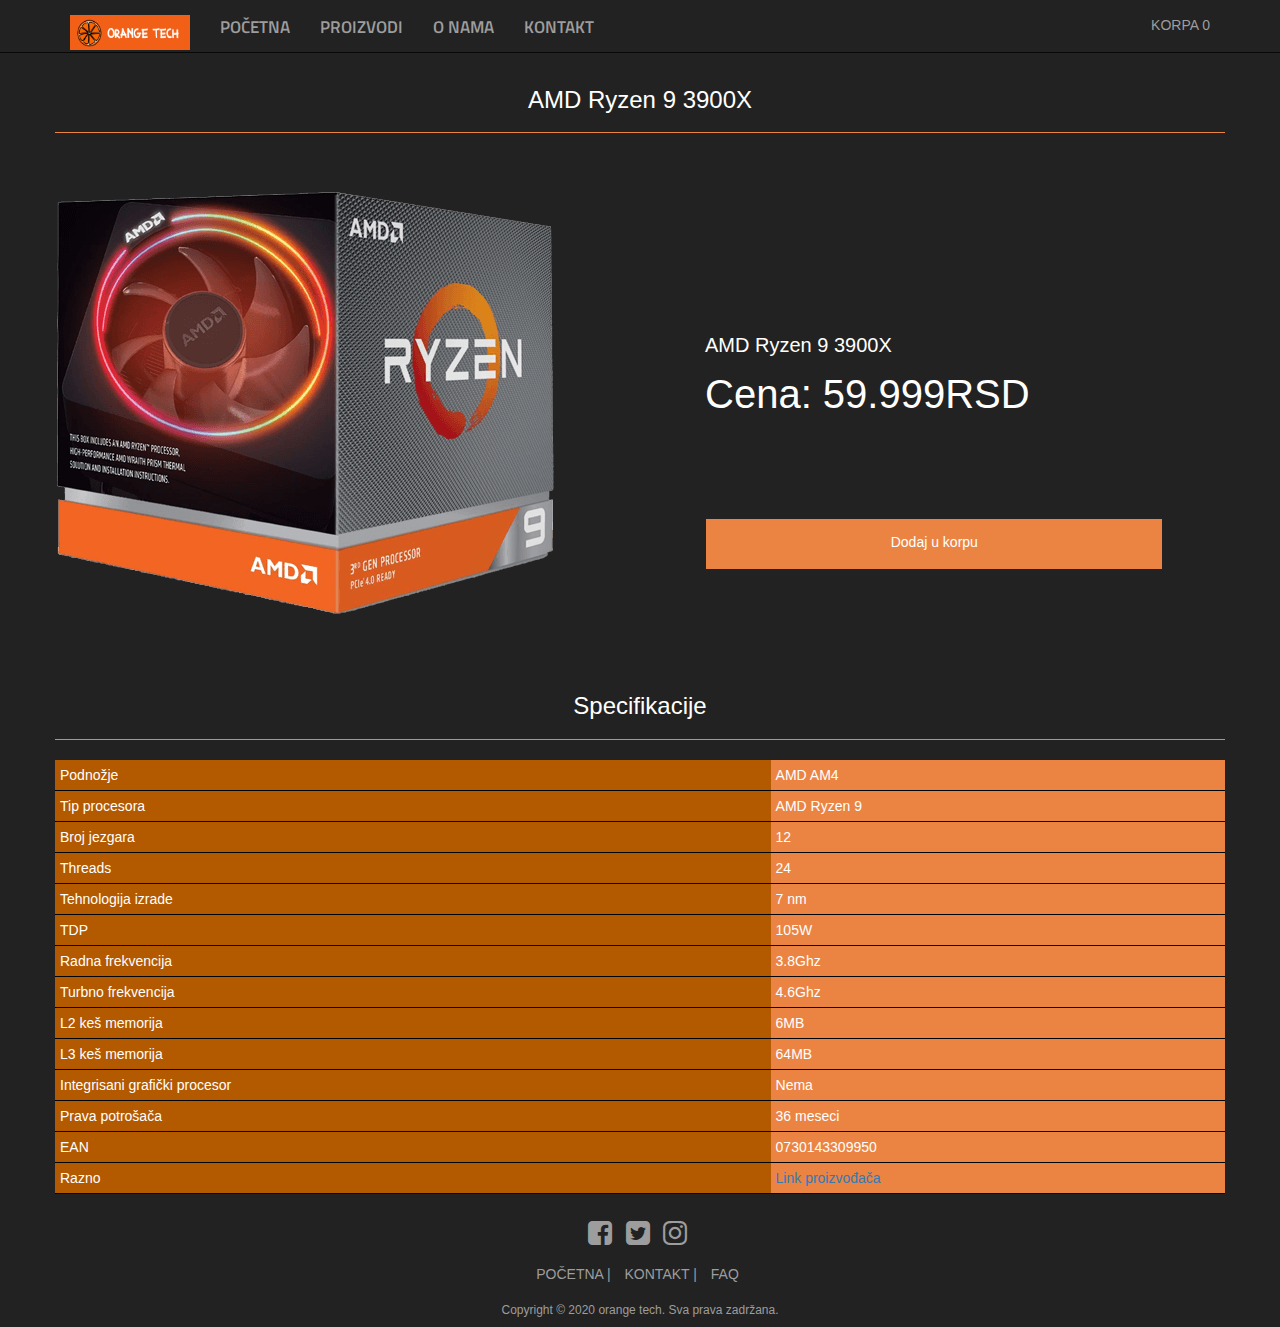
<file: ryzen93900x.html>
<!DOCTYPE html>
<html lang="sr">
  <head>
    <meta charset="utf-8">
    <meta http-equiv="X-UA-Compatible" content="IE=edge">
    <meta name="viewport" content="width=device-width, initial-scale=1">
    <title>Orange Tech. | Procesori | Ryzen 9 3900X</title>

    <!-- Bootstrap -->
    <link href="css/bootstrap.min.css" rel="stylesheet">
    <link href="css/styless.css" rel="stylesheet">
    <link href="https://fonts.googleapis.com/css?family=Titillium+Web" rel="stylesheet">
    <link rel="stylesheet" href="css/font-awesome.min.css">

<style>
.thumbnail{
  background-color: #111111;
  border-width: 0px 0px 2px 0px;
  border-color: #EB8442;
  padding: 0px; }
h4{
  padding: 5px;
  color:#EB8442;
     }
.center_image {
  width: 655px;
  height: 400px;
  margin: 0 auto;
}
/* Podesavanja teksta */
.card-title {
  margin-left: 50px;
  font-size: 20px;
  padding-top: 30%;    
}
/* Podesavanja teksta cene */
.card-text {
  font-size: 40px;
  margin-left: 50px;      
}
/* Dugme */
.btn {
  margin-left: 9%;
  margin-top: 15%;
  width: 80%;
  height: 50px;
  padding-top: 13px;
  border-radius: 0%;
}
    </style>
</head>
<body>
    <nav class="navbar navbar-inverse navbar-fixed-top"><!-- Pocetak navbara -->
      <div class="container"><!-- Konteiner za navbar -->
        <div class="navbar-header"><!-- Brand ide ovde -->
          <!-- Hamburger dugme -->
          <button type="button" class="navbar-toggle collapsed" 
            data-toggle="collapse" 
            data-target="#collapsemenu"><!--  -->
            <span class="icon-bar"></span>
            <span class="icon-bar"></span>
            <span class="icon-bar"></span>
          </button>
          <a href="index.html" class="navbar-brand">
            <!-- Logo -->
            <img src="slike/orange_logo.png" width="120px" height="35px" alt="Orange Logo">
            
          </a>
        </div><!-- Kraj diva za brend -->
        <!-- Pocetak diva za collapse -->
        <div class="collapse navbar-collapse" id="collapsemenu">
          <ul class="nav navbar-nav navbar-right">
            <li class="brojkorpe2">
              <a href="korpa.html">KORPA <span>0</span></a>
            </li>
          </ul>

            <ul class="nav navbar-nav font" ><!-- Pocetak liste za navbar -->
              <li><a href="index.html">POČETNA</a></li>
              <!-- <li><a href="Proizvodi.html">PROIZVODI</a></li> -->
              <li class="nav-item dropdown">
                <a class="nav-link dropdown-toggle" href="#" id="navbarDropdown" role="button" data-toggle="dropdown" aria-haspopup="true" aria-expanded="false">
                  PROIZVODI
                </a>
                <div class="dropdown-menu" aria-labelledby="navbarDropdown">
                  <a class="dropdown-item" href="procesori2.html">PROCESORI</a><br>
                  <a class="dropdown-item" href="#">GRAFIČKE KARTE</a><br>
                  <a class="dropdown-item" href="#">MATIČNE PLOČE</a><br>
                  <a class="dropdown-item" href="#">RAM MEMORIJA</a><br>
                  <a class="dropdown-item" href="#">SSD I HDD</a><br>
                  <a class="dropdown-item" href="#">NAPAJANJA</a>
                </div>
              </li>
              <li><a href="O_nama.html">O NAMA</a></li>
              <li><a href="kontakt.html">KONTAKT</a></li>
          </ul><!-- Kraj liste -->
        </div><!-- Kraj div collapsa -->
      </div><!-- Kraj konteiner navbara -->
    </nav><!-- Kraj navbara -->
    <div class="container content"><!-- Pocetak glavnog konteinera -->
      <div class="row">
        
      <div class="row"> <!--header za dodatne karakteristike-->
        <div class="col-md-12">
          <div class="page-header">
            <h3 style="text-align: center;">AMD Ryzen 9 3900X</h3>
          </div>
        </div>
      </div>

      <div class="row">
        <!-- <div class="col-md-6"> leva strana karakteristika -->

            <!-- <div class="col-md-6">
                <img class="img-responsive okvir" src="slike/procesor2/ryzen53600x.png" alt="Procesor Ryzen 5 3600x">
              </div> -->

              <div class="col-md-6">
                <img class="img-responsive slk" src="slike/procesor2/ryzen93900x.png" alt="Procesor Ryzen 9 3900x"/>
              </div><!-- col-md-4  -->

        <!-- </div>col-md-6 -->

        <div class="col-md-6"> <!--desna strana karakteristika-->
            
            
            <div class="card">
                <div class="card-body">
                  <h5 class="card-title">AMD Ryzen 9 3900X</h5>
                  <p class="card-text">Cena: 59.999RSD</p>
                  <a href="#" class="btn btn-primary">Dodaj u korpu</a>
                </div>
              </div>


        </div><!-- col-md-6 -->
      </div><!-- row -->

<div class="row">
    <div class="col-md-12">
        <div class="page-header">
            <h3 style="text-align: center;">Specifikacije</h3>
        </div>
                <table>
                        <tr>
                            <td class="redtabele">Podnožje</td>
                            <td>AMD AM4</td>
                        </tr>
                        <tr>
                            <td class="redtabele">Tip procesora</td>
                            <td>AMD Ryzen 9</td>
                        </tr>
                        <tr>
                            <td class="redtabele">Broj jezgara</td>
                            <td>12</td>
                        </tr>
                        <tr>
                            <td class="redtabele">Threads</td>
                            <td>24</td>
                        </tr>
                        <tr>
                            <td class="redtabele">Tehnologija izrade</td>
                            <td>7 nm</td>
                        </tr>
                        <tr>
                            <td class="redtabele">TDP</td>
                            <td>105W</td>
                        </tr>
                        <tr>
                            <td class="redtabele">Radna frekvencija</td>
                            <td>3.8Ghz</td>
                        </tr>
                        <tr>
                            <td class="redtabele">Turbno frekvencija</td>
                            <td>4.6Ghz</td>
                        </tr>
                        <tr>
                            <td class="redtabele">L2 keš memorija</td>
                            <td>6MB</td>
                        </tr>
                        <tr>
                            <td class="redtabele">L3 keš memorija</td>
                            <td>64MB</td>
                        </tr>
                        <tr>
                            <td class="redtabele">Integrisani grafički procesor</td>
                            <td>Nema</td>
                        </tr>
                        <tr>
                            <td class="redtabele">Prava potrošača</td>
                            <td>36 meseci</td>
                        </tr>
                        <tr>
                            <td class="redtabele">EAN</td>
                            <td>0730143309950</td>
                        </tr>
                        <tr>
                            <td class="redtabele">Razno</td>
                            <td><a href="https://www.amd.com/en/products/cpu/amd-ryzen-9-3900x" target="blank">Link proizvođača</a></td>
                        </tr>

                    </table>



        
    </div>
</div>
 
        <footer><!-- Footer -->
        <div class="col-md-2 col-md-offset-5  col-sm-4 col-sm-offset-4 col-xs-6 col-xs-offset-3 "><!--  div -->
          <ul class="list-inline footer-social-icons">
            <li>
              <a href="#" target="_blank">
                 <i class="fa fa-facebook-square fa-2x"></i>
              </a>
            </li>
            <li class="center-block">
              <a href="#" target="_blank">
                <i class="fa fa-twitter-square fa-2x"></i>
              </a>
            </li>
            <li>
              <a href="#" target="_blank">
                <i class="fa fa-instagram fa-2x"></i>
              </a>
            </li>
          </ul>
        </div><!--  div kraj -->
        <div class="col-md-offset-4 col-md-4 col-sm-offset-3 col-sm-6  col-xs-10 col-xs-offset-1 col-lg-offset-4 col-lg-4"><!--  div2 -->
        </div><!--  div2 kraj -->
        <div class="col-md-offset-4 col-md-4  col-sm-12  col-xs-12 ">
          <ul class="list-inline">
            <li><a href="index.html">POČETNA </a>|</li>
            <li><a href="kontakt.html">KONTAKT </a>|</li>
            <li><a href="FAQ.html">FAQ </a></li>
          </ul>
        </div>
        <div class="col-md-offset-4 col-md-4 centered col-sm-offset-3 col-sm-6 col-xs-10 col-xs-offset-1" ><!--  div3  -->
          <h6 style="color: #9d9d9d; text-align: center;">Copyright © 2020 orange tech. Sva prava zadržana.</h6>
        </div><!--  div3 kraj -->
      </footer><!-- Footer kraj -->
    </div><!-- Kraj glavnog konteinera -->
    <!-- jQuery (necessary for Bootstrap's JavaScript plugins) -->
    <script src="https://ajax.googleapis.com/ajax/libs/jquery/1.12.4/jquery.min.js"></script>
    <script src="js/bootstrap.min.js"></script>
    <script src="js/script.js"></script>
    <script src="js/jquery.elevatezoom.js"></script>
    <script src="korpa.js"></script>
    <!-- skripta za zoom od elevata -->
    <script>
          $('.zoom_05').elevateZoom({zoomType: "inner",cursor: "crosshair", zoomWindowFadeIn: 500,zoomWindowFadeOut: 750}); 
    </script>
    <script>
      $(document).ready(function(){
          $('[data-toggle="tooltip"]').tooltip(); 
      });
    </script>
  </body>
</html>
</file>
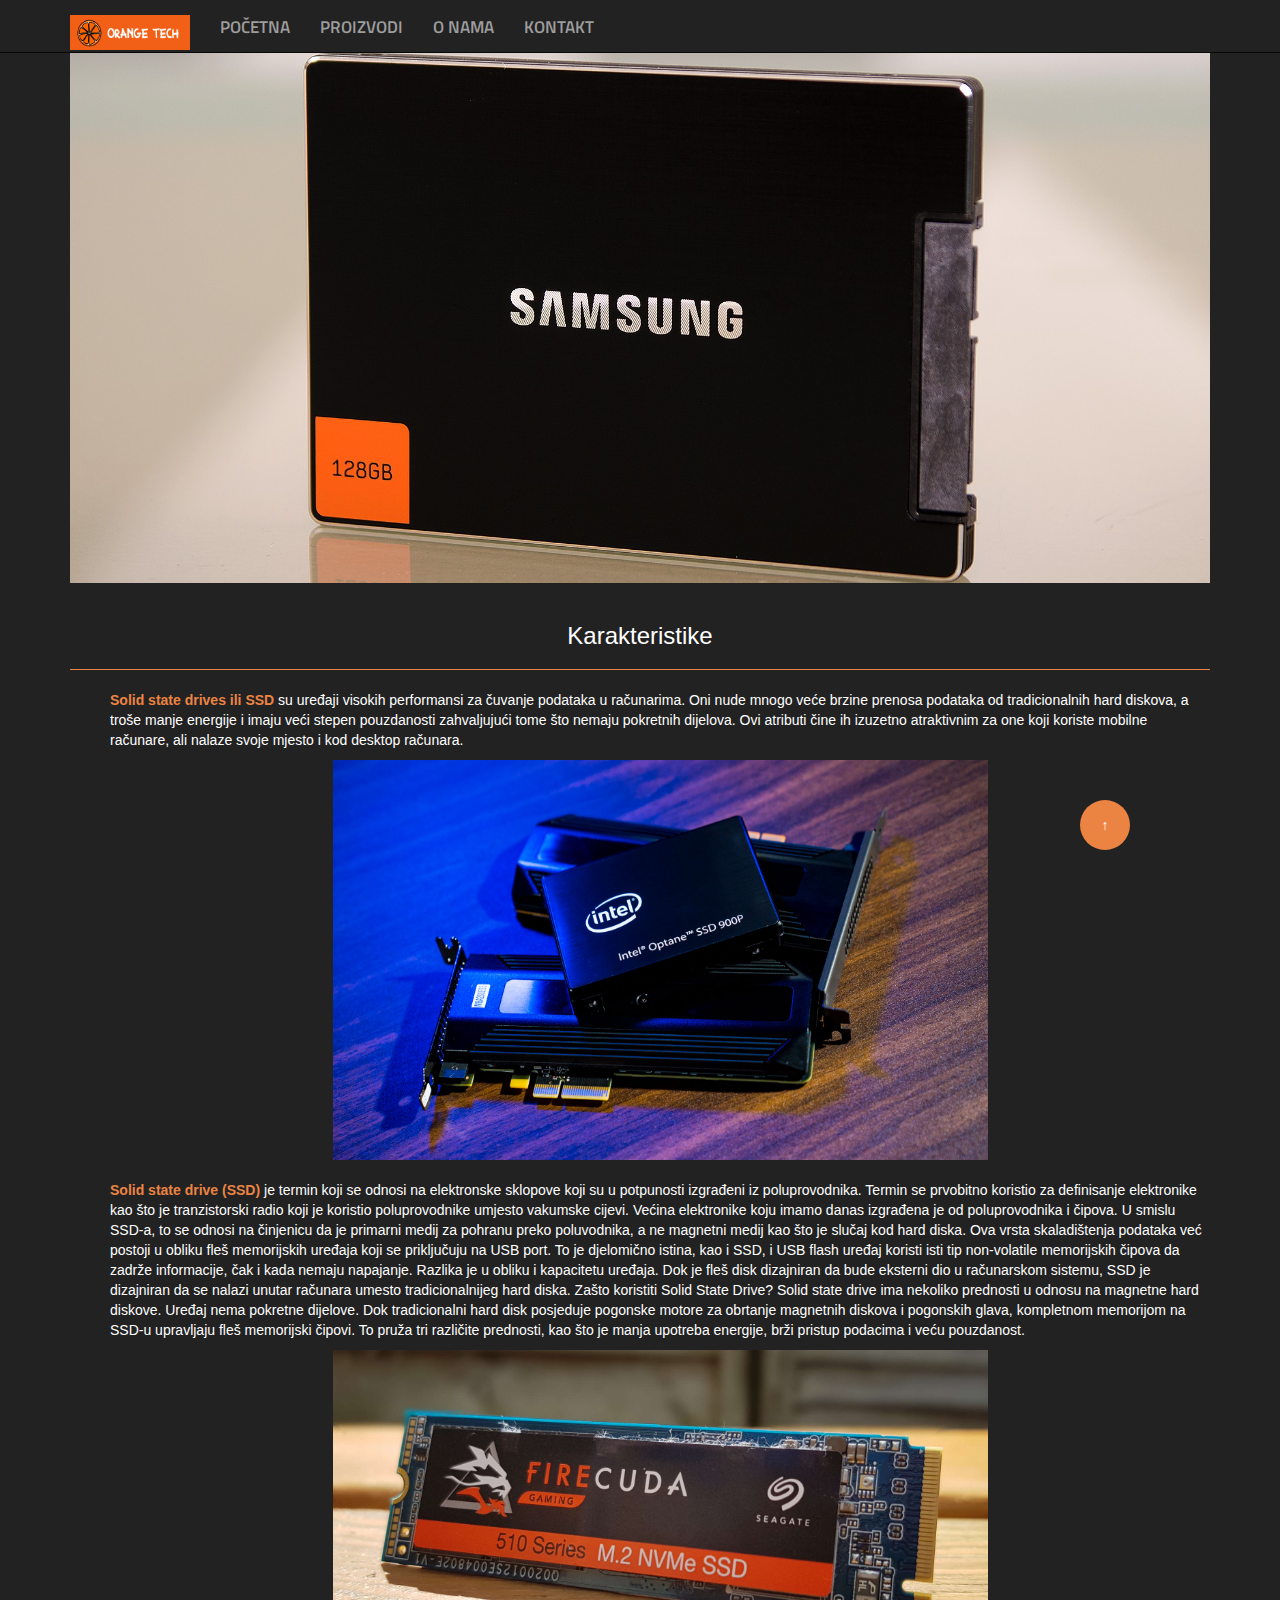
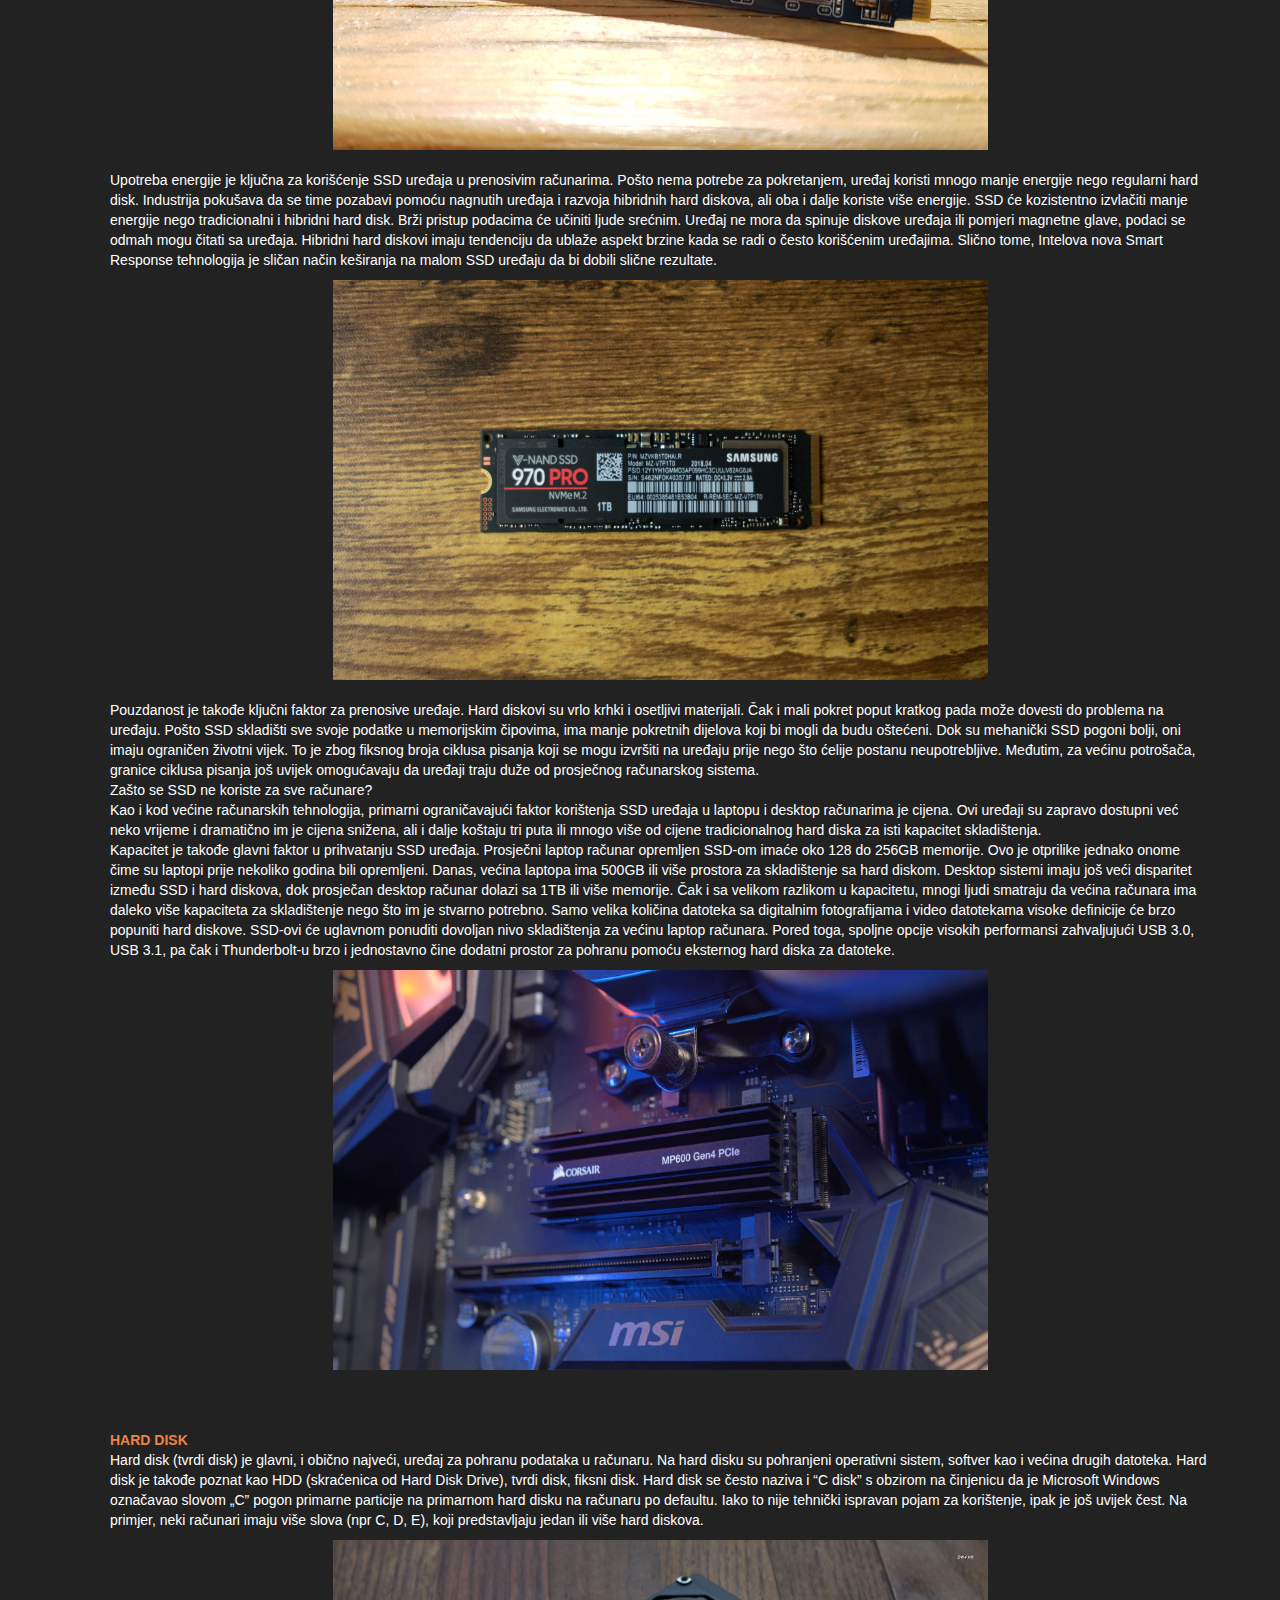
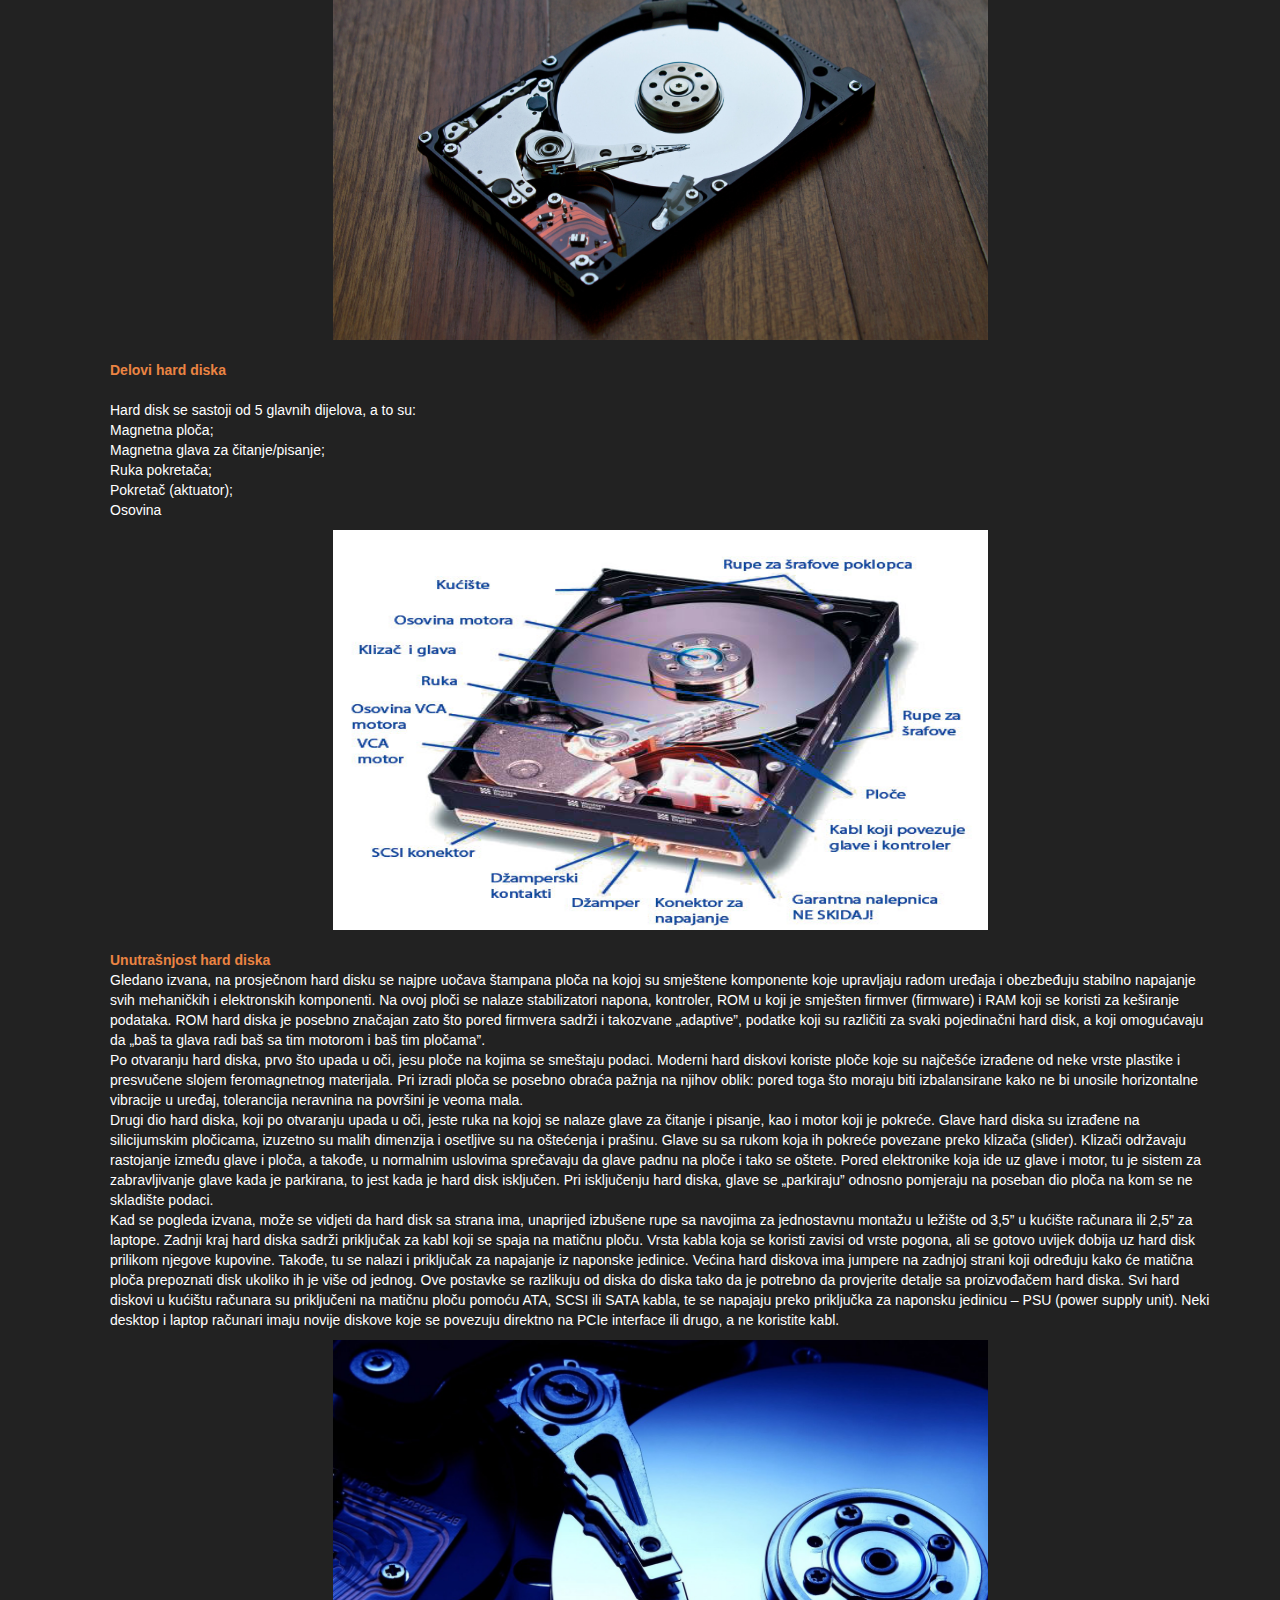
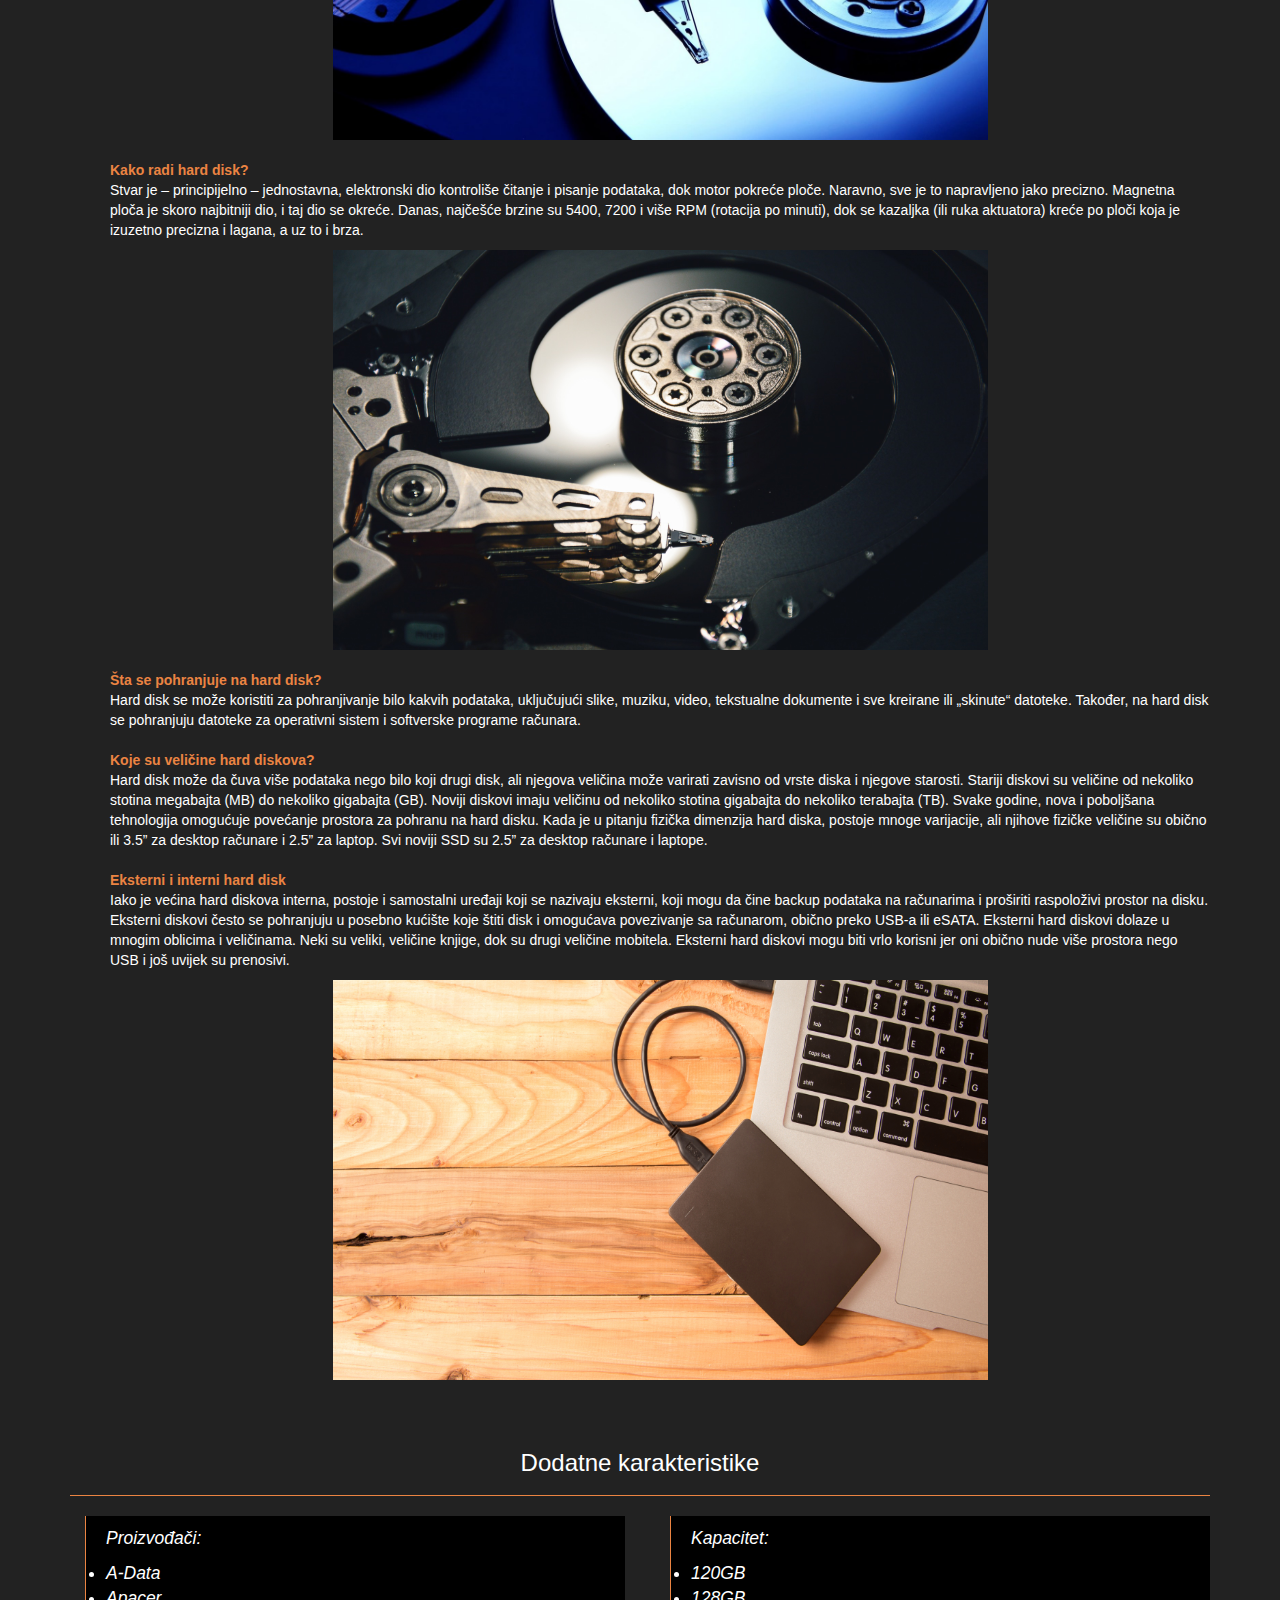
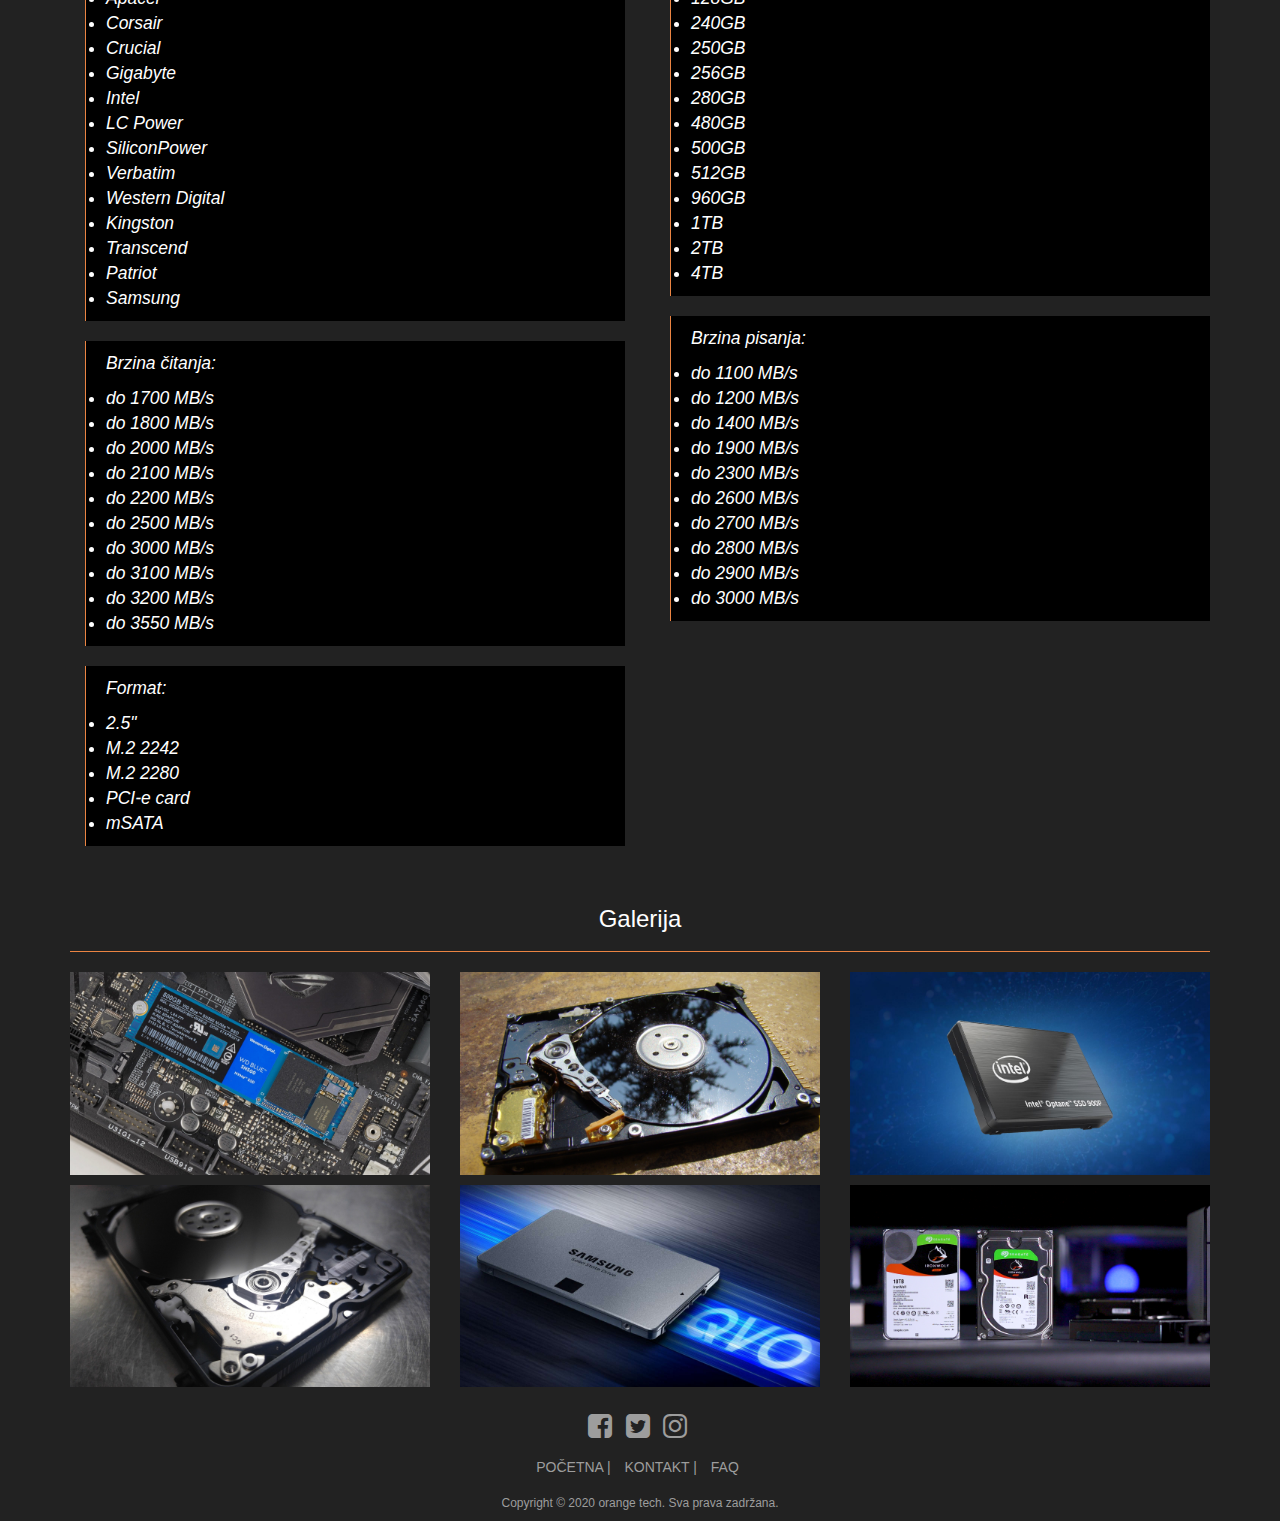
<file: ssd.html>
<!DOCTYPE html>
<html lang="sr">
  <head>
    <meta charset="utf-8">
    <meta http-equiv="X-UA-Compatible" content="IE=edge">
    <meta name="viewport" content="width=device-width, initial-scale=1">
    <title>Orange Tech. | SSD i HDD</title>

    <!-- Bootstrap -->
    <link href="css/bootstrap.min.css" rel="stylesheet">
    <link href="css/styless.css" rel="stylesheet">
    <link href="https://fonts.googleapis.com/css?family=Titillium+Web" rel="stylesheet">
    <link rel="stylesheet" href="css/font-awesome.min.css">

<style>
.thumbnail{
  background-color: #111111;
  border-width: 0px 0px 2px 0px;
  border-color: #EB8442;
  padding: 0px; }
h4{
  padding: 5px;
  color:#EB8442;
     }
.center_image {
  width: 655px;
  height: 400px;
  margin: 0 auto;
}
#skrol{
  position: fixed;
  right: 150px;
  bottom: 50px;
  width: 50px;
  height: 50px;
  border-radius: 50%;
  background-color: #EB8442;
  outline: none;
  color: white;
  border: none;
    }
    </style>
</head>
<body>
    <nav class="navbar navbar-inverse navbar-fixed-top"><!-- Pocetak navbara -->
      <div class="container"><!-- Konteiner za navbar -->
        <div class="navbar-header"><!-- Brand ide ovde -->
          <!-- Hamburger dugme -->
          <button type="button" class="navbar-toggle collapsed" 
            data-toggle="collapse" 
            data-target="#collapsemenu"><!-- -->
            <span class="icon-bar"></span>
            <span class="icon-bar"></span>
            <span class="icon-bar"></span>
          </button>
          <a href="index.html" class="navbar-brand">
            <!-- Logo -->
            <img src="slike/orange_logo.png" width="120px" height="35px" alt="Orange Logo">
            
          </a>
        </div><!-- Kraj diva za brend -->
        <!-- Pocetak diva za collapse -->
        <div class="collapse navbar-collapse" id="collapsemenu">
            <ul class="nav navbar-nav font" ><!-- Pocetak liste za navbar -->
              <li><a href="index.html">POČETNA</a></li>
              <!-- <li><a href="Proizvodi.html">PROIZVODI</a></li> -->
              <li class="nav-item dropdown">
                <a class="nav-link dropdown-toggle" href="#" id="navbarDropdown" role="button" data-toggle="dropdown" aria-haspopup="true" aria-expanded="false">
                  PROIZVODI
                </a>
                <div class="dropdown-menu" aria-labelledby="navbarDropdown">
                  <a class="dropdown-item" href="procesori2.html">PROCESORI</a><br>
                  <a class="dropdown-item" href="#">GRAFIČKE KARTE</a><br>
                  <a class="dropdown-item" href="#">MATIČNE PLOČE</a><br>
                  <a class="dropdown-item" href="#">RAM MEMORIJA</a><br>
                  <a class="dropdown-item" href="#">SSD I HDD</a><br>
                  <a class="dropdown-item" href="#">NAPAJANJA</a>
                </div>
              </li>
              <li><a href="O_nama.html">O NAMA</a></li>
              <li><a href="kontakt.html">KONTAKT</a></li>
          </ul><!-- Kraj liste -->
        </div><!-- Kraj div collapsa -->
      </div><!-- Kraj konteiner navbara -->
    </nav><!-- Kraj navbara -->
    <div class="container content"><!-- Pocetak glavnog konteinera -->
      <div class="row">
        <div class="col-md-12">
          <img class="img-responsive" src="slike/ssd/ssdcover.jpg" alt="SSD Cover"/>
        </div><!-- row -->
      </div><!-- col-md-12 -->


      <div class="row">
        <div class="col-md-12">
          <div class="page-header">
            <h3 style="text-align: center;">Karakteristike</h3>
          </div><!-- page-header -->
          <ul id="karakteristike">
            <p><b style="color: #EB8442;">Solid state drives ili SSD</b> su uređaji visokih performansi za čuvanje podataka u računarima. 
                Oni nude mnogo veće brzine prenosa podataka od tradicionalnih hard diskova, a troše manje energije i imaju veći stepen pouzdanosti zahvaljujući 
                tome što nemaju pokretnih dijelova. Ovi atributi čine ih izuzetno atraktivnim za one koji koriste mobilne računare, ali nalaze svoje mjesto i kod desktop računara.
                </p>
                  <img class="img-responsive center_image" src="slike/ssd/slika1.jpg" alt="SSD 1"> <br>
                <p><b style="color: #EB8442;">Solid state drive (SSD)</b> je termin koji se odnosi na elektronske sklopove koji su u potpunosti izgrađeni iz poluprovodnika.
                    Termin se prvobitno koristio za definisanje elektronike kao što je tranzistorski radio koji je koristio poluprovodnike umjesto vakumske cijevi. 
                    Većina elektronike koju imamo danas izgrađena je od poluprovodnika i čipova.
                     U smislu SSD-a, to se odnosi na činjenicu da je primarni medij za pohranu preko poluvodnika, a ne magnetni medij kao što je slučaj kod hard diska.
                    Ova vrsta skaladištenja podataka već postoji u obliku fleš memorijskih uređaja koji se priključuju na USB port. 
                    To je djelomično istina, kao  i SSD, i USB flash uređaj koristi isti tip non-volatile memorijskih čipova da zadrže informacije, čak i kada nemaju napajanje. 
                    Razlika je u obliku i kapacitetu uređaja. 
                    Dok je fleš disk dizajniran da bude eksterni dio u računarskom sistemu, SSD je dizajniran da se nalazi unutar računara umesto tradicionalnijeg hard diska.
                    
                    Zašto koristiti Solid State Drive?
                    
                    Solid state drive ima nekoliko prednosti u odnosu na magnetne hard diskove. Uređaj nema pokretne dijelove. Dok tradicionalni hard disk posjeduje pogonske motore za obrtanje magnetnih diskova i pogonskih glava, kompletnom memorijom na SSD-u upravljaju fleš memorijski čipovi. To pruža tri različite prednosti, kao što je manja upotreba energije, brži pristup podacima i veću pouzdanost.
                    </p>
                    <img class="img-responsive center_image" src="slike/ssd/slika2.jpg" alt="SSD 2"> <br>
                    <p>Upotreba energije je ključna za korišćenje SSD uređaja u prenosivim računarima. 
                        Pošto nema potrebe za pokretanjem, uređaj koristi mnogo manje energije nego regularni hard disk. 
                        Industrija pokušava da se time pozabavi pomoću nagnutih uređaja i razvoja hibridnih hard diskova, ali oba i dalje koriste više energije. 
                        SSD će kozistentno izvlačiti manje energije nego tradicionalni i hibridni hard disk.
                        Brži pristup podacima će učiniti ljude srećnim. Uređaj ne mora da spinuje diskove uređaja ili pomjeri magnetne glave, podaci se odmah mogu čitati sa uređaja.
                        Hibridni hard diskovi imaju tendenciju da ublaže aspekt brzine kada se radi o često korišćenim uređajima. 
                        Slično tome, Intelova nova Smart Response tehnologija je sličan način keširanja na malom SSD uređaju da bi dobili slične rezultate.
                        </p>
                        <img class="img-responsive center_image" src="slike/ssd/slika3.jpg" alt="SSD 3"> <br>
                        <p>Pouzdanost je takođe ključni faktor za prenosive uređaje. 
                            Hard diskovi su vrlo krhki i osetljivi materijali. Čak i mali pokret poput kratkog pada može dovesti do problema na uređaju. 
                            Pošto SSD skladišti sve svoje podatke u memorijskim čipovima, ima manje pokretnih dijelova  koji bi mogli da budu oštećeni. 
                            Dok su mehanički SSD pogoni bolji, oni imaju ograničen životni vijek.
                            To je zbog fiksnog broja ciklusa pisanja koji se mogu izvršiti na uređaju prije nego što ćelije postanu neupotrebljive. 
                            Međutim, za većinu potrošača, granice ciklusa pisanja još uvijek omogućavaju da uređaji traju duže od prosječnog računarskog sistema.
                            <br>
                            Zašto se SSD ne koriste za sve računare?<br>
                            
                            Kao i kod većine računarskih tehnologija, primarni ograničavajući faktor korištenja SSD uređaja u laptopu i desktop računarima je cijena. 
                            Ovi uređaji su zapravo dostupni već neko vrijeme i dramatično im je cijena snižena, ali i dalje koštaju tri puta ili mnogo više od 
                            cijene tradicionalnog hard diska za isti kapacitet skladištenja.<br>
                            
                            Kapacitet je takođe glavni faktor u prihvatanju SSD uređaja. Prosječni laptop računar opremljen SSD-om imaće oko 128 do 256GB memorije. 
                            Ovo je otprilike jednako onome čime su laptopi prije nekoliko godina bili opremljeni. Danas, 
                            većina laptopa ima 500GB ili više prostora za skladištenje sa hard diskom. Desktop sistemi imaju još veći disparitet između SSD i hard diskova, 
                            dok prosječan desktop računar dolazi sa 1TB ili više memorije.
                            
                            Čak i sa velikom razlikom u kapacitetu, mnogi ljudi smatraju da većina računara ima daleko više kapaciteta za skladištenje nego što im je stvarno potrebno. 
                            Samo velika količina datoteka sa digitalnim fotografijama i video datotekama visoke definicije će brzo popuniti hard diskove. 
                            SSD-ovi će uglavnom ponuditi dovoljan nivo skladištenja za većinu laptop računara.
                             Pored toga, spoljne opcije visokih performansi zahvaljujući USB 3.0, USB 3.1, pa čak i Thunderbolt-u brzo i jednostavno čine dodatni 
                             prostor za pohranu pomoću eksternog hard diska za  datoteke.
                            </p>
                            <img class="img-responsive center_image" src="slike/ssd/slika4.jpg" alt="SSD 4"> <br><br><br>
                            <p><b style="color: #EB8442;">HARD DISK</b>  <br>
                                Hard disk (tvrdi disk) je glavni, i obično najveći, uređaj za pohranu podataka u računaru. 
                                Na hard disku su pohranjeni operativni sistem, softver kao i većina drugih datoteka.
                                 Hard disk je takođe poznat kao HDD (skraćenica od Hard Disk Drive), tvrdi disk, fiksni disk. 
                                 Hard disk se često naziva i “C disk” s obzirom na činjenicu da je Microsoft Windows označavao slovom „C” 
                                 pogon primarne particije na primarnom hard disku na računaru po defaultu. Iako to nije tehnički ispravan pojam za korištenje, ipak je još uvijek čest.
                                  Na primjer, neki računari imaju više slova (npr C, D, E), koji predstavljaju  jedan ili više hard diskova.
                            </p>
                                <img class="img-responsive center_image" src="slike/ssd/slika5.jpg" alt="SSD 5"> <br>
                                <p>
                                    <b style="color: #EB8442;">Delovi hard diska</b><br><br>
                                    Hard disk se sastoji od 5 glavnih dijelova, a to su:<br>
                                    Magnetna ploča;<br>
                                    Magnetna glava za čitanje/pisanje;<br>
                                    Ruka pokretača;<br>
                                    Pokretač (aktuator);<br>
                                    Osovina
                                </p>
                                <img class="img-responsive center_image" src="slike/ssd/slika6.jpg" alt="SSD 6"> <br>
                                <p>
                                    <b style="color: #EB8442;">Unutrašnjost hard diska</b><br>
                                        Gledano izvana, na prosječnom hard disku se najpre uočava štampana ploča na kojoj su smještene komponente koje upravljaju radom 
                                        uređaja i obezbeđuju stabilno napajanje svih mehaničkih i elektronskih komponenti. Na ovoj ploči se nalaze stabilizatori napona, 
                                        kontroler, ROM u koji je smješten firmver (firmware) i RAM koji se koristi za keširanje podataka. ROM hard diska je posebno značajan 
                                        zato što pored firmvera sadrži i takozvane „adaptive”, podatke koji su različiti za svaki pojedinačni hard disk, 
                                        a koji omogućavaju da „baš ta glava radi baš sa tim motorom i baš tim pločama”.<br>

                                        Po otvaranju hard diska, prvo što upada u oči, jesu ploče na kojima se smeštaju podaci. 
                                        Moderni hard diskovi koriste ploče koje su najčešće izrađene od neke vrste plastike i presvučene slojem feromagnetnog materijala. 
                                        Pri izradi ploča se posebno obraća pažnja na njihov oblik: pored toga što moraju biti izbalansirane kako ne bi unosile
                                         horizontalne vibracije u uređaj, tolerancija neravnina na površini je veoma mala. <br>

                                        Drugi dio hard diska, koji po otvaranju upada u oči, jeste ruka na kojoj se nalaze glave za čitanje i pisanje, kao i motor koji je pokreće.
                                         Glave hard diska su izrađene na silicijumskim pločicama, izuzetno su malih dimenzija i osetljive su na oštećenja i prašinu.
                                          Glave su sa rukom koja ih pokreće povezane preko klizača (slider). Klizači održavaju rastojanje između glave i ploča, a takođe,
                                           u normalnim uslovima sprečavaju da glave padnu na ploče i tako se oštete. Pored elektronike koja ide uz glave i motor,
                                            tu je sistem za zabravljivanje glave kada je parkirana, to jest kada je hard disk isključen. Pri isključenju hard diska, 
                                            glave se „parkiraju” odnosno pomjeraju na poseban dio ploča na kom se ne skladište podaci. <br>

                                        Kad se pogleda izvana, može se vidjeti da hard disk sa strana ima,  unaprijed izbušene rupe sa navojima za 
                                        jednostavnu montažu u ležište od 3,5” u kućište računara ili 2,5” za laptope. Zadnji kraj hard diska sadrži priključak za
                                         kabl koji se spaja na matičnu ploču. Vrsta kabla koja se koristi zavisi od vrste pogona, ali se gotovo uvijek dobija uz hard
                                          disk prilikom njegove kupovine. Takođe, tu se nalazi i priključak za napajanje iz naponske jedinice. 
                                          Većina hard diskova ima jumpere na zadnjoj strani  koji određuju kako će  matična ploča prepoznati disk ukoliko ih je više od jednog.
                                           Ove postavke se razlikuju od diska  do diska tako da je potrebno da provjerite detalje sa proizvođačem hard diska. 
                                            Svi hard diskovi  u kućištu računara su priključeni na matičnu ploču pomoću ATA, SCSI ili SATA kabla, 
                                            te se napajaju preko  priključka za  naponsku jedinicu – PSU (power supply unit). Neki desktop i laptop računari imaju novije  
                                            diskove koje se povezuju direktno  na PCIe interface ili drugo, a ne koristite kabl.
                                </p>
                                <img class="img-responsive center_image" src="slike/ssd/slika7.jpg" alt="SSD 7"> <br>
                                <p>
                                   <b style="color: #EB8442;">Kako radi hard disk?</b>  <br>
                                    Stvar je – principijelno – jednostavna, elektronski dio kontroliše čitanje i pisanje podataka, dok motor pokreće ploče.
                                     Naravno, sve je to napravljeno jako precizno. Magnetna ploča je skoro najbitniji dio, i taj dio se okreće.
                                      Danas, najčešće brzine su 5400, 7200 i više RPM (rotacija po minuti), 
                                      dok se kazaljka (ili ruka aktuatora) kreće po ploči koja je izuzetno precizna i lagana, a uz to i brza.
                                </p>
                                <img class="img-responsive center_image" src="slike/ssd/slika8.jpg" alt="SSD 8"> <br>
                                <p>
                                    <b style="color: #EB8442;">Šta se pohranjuje na hard disk?</b> <br>
                                    Hard disk se može koristiti za pohranjivanje bilo kakvih podataka, uključujući slike, muziku, video, tekstualne dokumente 
                                    i sve kreirane ili „skinute“ datoteke. Također,  na hard disk se pohranjuju datoteke za operativni sistem  i softverske programe računara.<br><br>

                                    <b style="color: #EB8442;">Koje su veličine hard diskova?</b> <br>
                                    Hard disk može da čuva više podataka nego bilo koji drugi disk, ali njegova veličina može varirati zavisno od vrste diska i njegove starosti.
                                     Stariji diskovi su veličine od nekoliko stotina megabajta (MB) do nekoliko gigabajta (GB).
                                      Noviji diskovi imaju veličinu od nekoliko stotina gigabajta do nekoliko terabajta (TB). Svake godine,
                                       nova i poboljšana tehnologija omogućuje povećanje prostora za pohranu na hard disku.
                                        Kada je u pitanju fizička dimenzija hard diska, postoje mnoge varijacije, 
                                        ali njihove fizičke veličine su obično ili 3.5” za desktop  računare i 2.5” za laptop. Svi noviji SSD su 2.5” za desktop računare i laptope.<br><br>

                                    <b style="color: #EB8442;">Eksterni i interni hard disk</b> <br>
                                    Iako je većina hard diskova interna,  postoje i samostalni uređaji  koji se nazivaju eksterni, 
                                    koji mogu da čine  backup podataka na računarima i proširiti raspoloživi prostor na disku. 
                                    Eksterni diskovi često se pohranjuju u posebno  kućište koje štiti disk i omogućava povezivanje sa  računarom, 
                                    obično preko USB-a ili eSATA. Eksterni hard  diskovi dolaze u mnogim oblicima i veličinama.
                                     Neki su veliki, veličine knjige, dok su drugi veličine mobitela. 
                                     Eksterni hard  diskovi mogu biti vrlo korisni jer oni obično nude više prostora nego USB i još uvijek su prenosivi.
                                </p>
                                <img class="img-responsive center_image" src="slike/ssd/slika9.jpg" alt="SSD 9"> <br>
          </ul>
        </div><!-- col-md-6 -->
      </div><!-- row -->

      <div class="row"> <!--header za dodatne karakteristike-->
        <div class="col-md-12">
          <div class="page-header">
            <h3 style="text-align: center;">Dodatne karakteristike</h3>
          </div>
        </div>
      </div>

      <div class="row">
        <div class="col-md-6"> <!-- leva strana karakteristika-->
          <blockquote>
            <p class="contenteditable"><!-- contenteditable klasa za oblikovanje teksta -->
             Proizvođači:
              <li>A-Data</li>
              <li>Apacer</li>
              <li>Corsair</li>
              <li>Crucial</li>
              <li>Gigabyte</li>
              <li>Intel</li>
              <li>LC Power</li>
              <li>SiliconPower</li>
              <li>Verbatim</li>
              <li>Western Digital</li>
              <li>Kingston</li>
              <li>Transcend</li>
              <li>Patriot</li>
              <li>Samsung</li>
            </p>
            </blockquote>
            <blockquote>
              <p class="contenteditable"><!-- contenteditable klasa za oblikovanje teksta -->
              Brzina čitanja:
              <li>do 1700 MB/s</li>
              <li>do 1800 MB/s</li>
              <li>do 2000 MB/s</li>
              <li>do 2100 MB/s</li>
              <li>do 2200 MB/s</li>
              <li>do 2500 MB/s</li>
              <li>do 3000 MB/s</li>
              <li>do 3100 MB/s</li>
              <li>do 3200 MB/s</li>
              <li>do 3550 MB/s</li>
              </p>
            </blockquote>

            <blockquote>
                <p class="contenteditable"><!-- contenteditable klasa za oblikovanje teksta -->
                Format:
                <li>2.5"</li>
                <li>M.2 2242</li>
                <li>M.2 2280</li>
                <li>PCI-e card</li>
                <li>mSATA</li>
                </p>
              </blockquote>
        </div><!-- col-md-6 -->

        <div class="col-md-6"> <!--desna strana karakteristika-->
            <blockquote>
              <p class="contenteditable"><!-- contenteditable klasa za oblikovanje teksta -->
               Kapacitet:
                <li>120GB</li>
                <li>128GB</li>
                <li>240GB</li>
                <li>250GB</li>
                <li>256GB</li>
                <li>280GB</li>
                <li>480GB</li>
                <li>500GB</li>
                <li>512GB</li>
                <li>960GB</li>
                <li>1TB</li>
                <li>2TB</li>
                <li>4TB</li>
              </p>
              </blockquote>
          <blockquote>
            <p class="contenteditable"><!-- contenteditable klasa za oblikovanje teksta -->
             Brzina pisanja:
              <li>do 1100 MB/s</li>
              <li>do 1200 MB/s</li>
              <li>do 1400 MB/s</li>
              <li>do 1900 MB/s</li>
              <li>do 2300 MB/s</li>
              <li>do 2600 MB/s</li>
              <li>do 2700 MB/s</li>
              <li>do 2800 MB/s</li>
              <li>do 2900 MB/s</li>
              <li>do 3000 MB/s</li>
            </p>
            </blockquote>
          
        </div><!-- col-md-6 -->
      </div><!-- row -->


      <div class="row">
        <div class="col-md-12">
          <div class="page-header">
            <h3 style="text-align: center;">Galerija</h3>
          </div><!-- page-header -->
          <div class="row">
             <div class="col-md-4">
               <img class="img-responsive zoom_05" src="slike/ssd/ssd1.jpg" alt="SSD 10" data-zoom-image="slike/ssd/ssd1.jpg"/>
             </div><!-- col-md-4  -->
              <div class="col-md-4">
                <img class="img-responsive zoom_05" src="slike/ssd/hdd1.jpg" alt="SSD 11" data-zoom-image="slike/ssd/hdd1.jpg"/>
              </div><!-- col-md-4  -->
              <div class="col-md-4">
                <img class="img-responsive zoom_05" src="slike/ssd/ssd2.jpg" alt="SSD 12" data-zoom-image="slike/ssd/ssd2.jpg"/>
              </div><!-- col-md-4  -->  
          </div><!-- row -->
          <div class="row" style="margin-top: 10px;">
            <div class="col-md-4">
               <img class="img-responsive zoom_05" src="slike/ssd/hdd2.jpg" alt="SSD 13" data-zoom-image="slike/ssd/hdd2.jpg"/>
             </div><!-- col-md-4  -->
             <div class="col-md-4">
               <img class="img-responsive zoom_05" src="slike/ssd/ssd3.jpg" alt="SSD 14" data-zoom-image="slike/ssd/ssd3.jpg"/>
             </div><!-- col-md-4  -->
             <div class="col-md-4">
               <img class="img-responsive zoom_05" src="slike/ssd/hdd3.jpg" alt="SSD 15" data-zoom-image="slike/ssd/hdd3.jpg"/>
             </div><!-- col-md-4  -->
          </div><!-- row -->
        </div><!-- "col-md-12" -->
      </div><!-- row -->

      <button id="skrol">
        <i>&#8593;</i>
      </button>
      
        <footer><!-- Footer -->
        <div class="col-md-2 col-md-offset-5  col-sm-4 col-sm-offset-4 col-xs-6 col-xs-offset-3 "><!--  div -->
          <ul class="list-inline footer-social-icons">
            <li>
              <a href="#" target="_blank">
                 <i class="fa fa-facebook-square fa-2x"></i>
              </a>
            </li>
            <li class="center-block">
              <a href="#" target="_blank">
                <i class="fa fa-twitter-square fa-2x"></i>
              </a>
            </li>
            <li>
              <a href="#" target="_blank">
                <i class="fa fa-instagram fa-2x"></i>
              </a>
            </li>
          </ul>
        </div><!--  div kraj -->
        <div class="col-md-offset-4 col-md-4 col-sm-offset-3 col-sm-6  col-xs-10 col-xs-offset-1 col-lg-offset-4 col-lg-4"><!--  div2 -->
        </div><!--  div2 kraj -->
        <div class="col-md-offset-4 col-md-4  col-sm-12  col-xs-12 ">
          <ul class="list-inline">
            <li><a href="index.html">POČETNA </a>|</li>
            <li><a href="kontakt.html">KONTAKT </a>|</li>
            <li><a href="FAQ.html">FAQ </a></li>
          </ul>
        </div>
        <div class="col-md-offset-4 col-md-4 centered col-sm-offset-3 col-sm-6 col-xs-10 col-xs-offset-1" ><!--  div3  -->
          <h6 style="color: #9d9d9d; text-align: center;">Copyright © 2020 orange tech. Sva prava zadržana.</h6>
        </div><!--  div3 kraj -->
      </footer><!-- Footer kraj -->
    </div><!-- Kraj glavnog konteinera -->
    <!-- jQuery (necessary for Bootstrap's JavaScript plugins) -->
    <script src="https://ajax.googleapis.com/ajax/libs/jquery/1.12.4/jquery.min.js"></script>
    <script src="js/bootstrap.min.js"></script>
    <script src="js/script.js"></script>
    <script src="js/jquery.elevatezoom.js"></script>
    <!-- skripta za zoom od elevata -->
    <script>
          $('.zoom_05').elevateZoom({zoomType: "inner",cursor: "crosshair", zoomWindowFadeIn: 500,zoomWindowFadeOut: 750}); 
    </script>
    <script>
      $(document).ready(function(){
          $('[data-toggle="tooltip"]').tooltip(); 
      });
    </script>
    <script src="korpa.js"></script>
  </body>
</html>
</file>
<file: css/styless.css>
.navbar-inverse .navbar-nav>.active>a,
.navbar-inverse .navbar-nav>.active>a:focus,
.navbar-inverse .navbar-nav>.active>a:hover,
.navbar-inverse .navbar-nav>li>a:hover{
	color: #EB8442;
}

.font {
	padding-top: 2px;
	font-family: 'Titillium Web', sans-serif;
	font-size: 17px; 
	font-weight: 600;
	font-kerning: normal;
}
body{
	background-color: #222;
	color: white;
}
.content{
	padding-top:47px;
}
.panel-body{
	margin: -1px -1px -1px -1px;
    padding: 0px;
    background-color: #686666;
}
.panel{
 margin-top: 20px;
 border-color: black;
 /*margin-left: -15px;*/
}
.panel-footer{
	background-color: #111111; 
	border-top: 3px solid #EB8442;
}
a:-webkit-any-link{
	text-decoration: none;
}
.dropdown-menu {
    color: #686666;
    background-color: #111111;
  }
  .dropdown-item{
    color: #686666;
  }
  .dropdown-item:hover {
   color: #EB8442;
  }
  .dropdown-item a {
    padding: 10px;
    margin: 10px;
  }
  .dropdown:hover>.dropdown-menu {
    display: block;
  }
.navbar-inverse .navbar-nav>.open>a, .navbar-inverse .navbar-nav>.open>a:focus, .navbar-inverse .navbar-nav>.open>a:hover
.navbar-inverse .navbar-nav>li>a:hover{
	color: #EB8442;
}
.navbar-inverse .navbar-nav>li>a:focus{
	color: #9d9d9d;
}
.center-block{
	margin-top: 25px;
}
.page-header{
	border-color: #EB8442;
}
.form-control{
	color:black;
}
.fluidMedia {
    position: relative;
    padding-bottom: 56.25%; /* proportion value to aspect ratio 16:9 (9 / 16 = 0.5625 or 56.25%) */
    padding-top: 30px;
    height: 0;
    overflow: hidden;
}

.fluidMedia iframe {
    position: absolute;
    top: 0; 
    left: 0;
    width: 100%;
    height: 100%;
} 
blockquote{
	font-style: italic;
	border-left: 1px solid #EB8442;
	margin-left: 15px;
	background-color: black;
}
.tooltip.bottom .tooltip-inner {
    background-color:white;
    font-weight: bold;
    color: black;
}

.tooltip.bottom .tooltip-arrow {
	border-bottom-color: white;
}
.spesifikacije>li{
	margin-bottom:3px;
}
.navbar-inverse .navbar-toggle .icon-bar{
	background-color:#EB8442;
}
.img-circle{
	height: 125px;
	width: 125px;
	border-width: 10px;
	border-color:black;
	margin-bottom: 10px;
}
footer .footer-social-icons {
        text-align: center;
        padding-bottom: 5px;
}
.panel-default>.panel-heading{
	color: white;
	background-color: black;
}
.panel-body>p{
	color: black;
	margin-left: 20px;
	margin-top: 5px;
	font-size: 16px;
}
.panel-title{
	font-size: 18px;
}
.panel-heading{
	border-top-left-radius: 0px;
    border-top-right-radius: 0px;
}
.panel-default>.panel-heading+.panel-collapse>.panel-body{
	border-color: black;
}

footer ul{
        text-align: center;
      }
      footer ul>li>a,ul>li{
        color:#9d9d9d;
      }
      footer ul>li>a:hover{
        color: #EB8442;
      }
@media (max-width: 1000px) {
    .navbar-header {
        float: none;
    }
    .navbar-left,.navbar-right {
        float: none !important;
    }
    .navbar-toggle {
        display: block;
    }
    .navbar-collapse {
        border-top: 1px solid transparent;
        box-shadow: inset 0 1px 0 rgba(255,255,255,0.1);
    }
    .navbar-fixed-top {
        top: 0;
        border-width: 0 0 1px;
    }
    .navbar-collapse.collapse {
        display: none!important;
    }
    .navbar-nav {
        float: none!important;
        margin-top: 7.5px;
    }
    .navbar-nav>li {
        float: none;
    }
    .navbar-nav>li>a {
        padding-top: 10px;
        padding-bottom: 10px;
    }
    .collapse.in{
        display:block !important;
    }
    
}


.btn {
    background-color: #EB8442;
    border: #EB8442;
}
.btn:hover{
    background-color: #C74600;
}

table {
    width: 100%;

}
table, tr, td {
    border-bottom:  1px solid black;
    color: white;
    background-color: #EB8442;
    padding: 5px;
}
.redtabele {
    background-color: #b35900;
}
</file>
